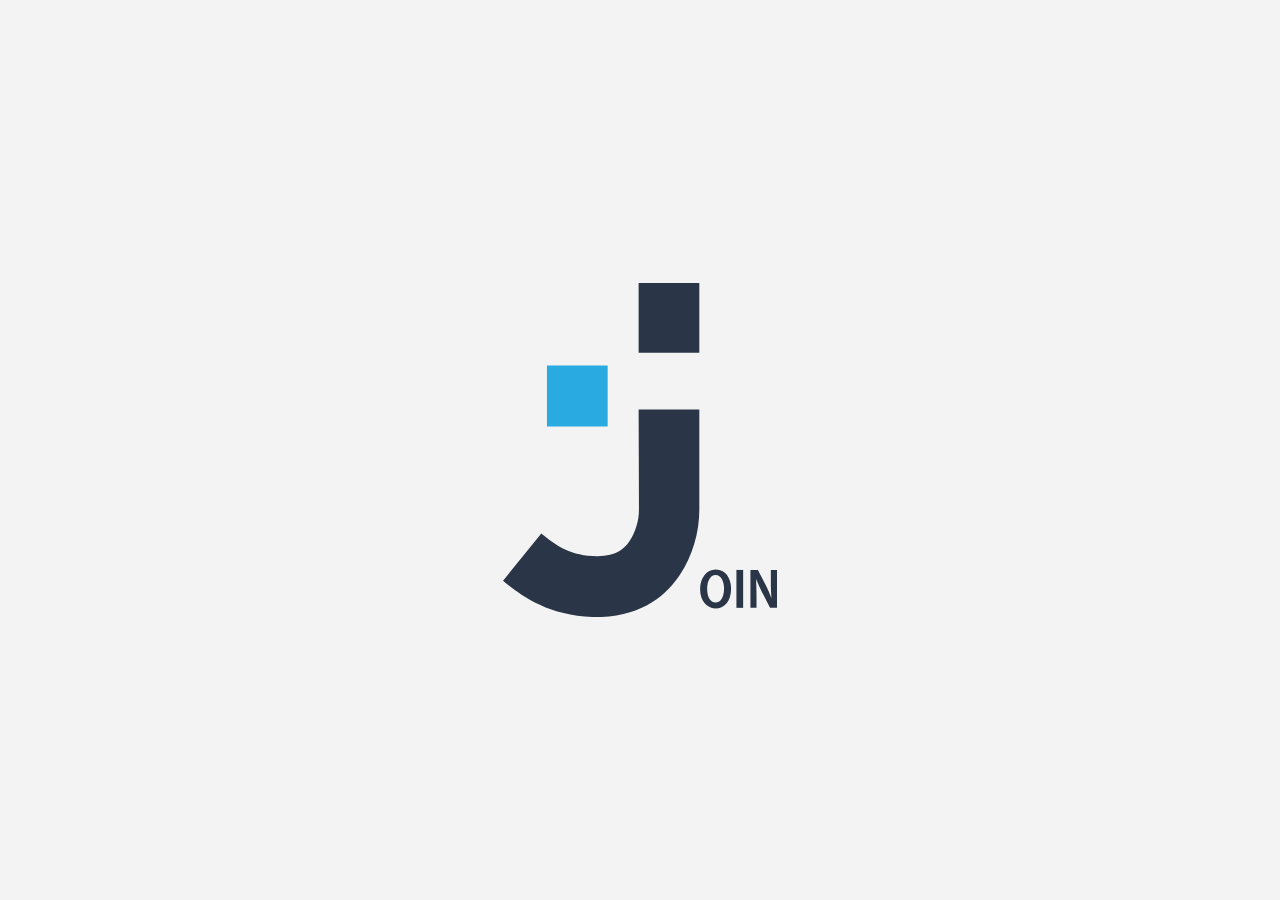
<file: index.html>
<!DOCTYPE html>
<html lang="en">
  <head>
    <meta charset="UTF-8" />
    <meta name="viewport" content="width=device-width, initial-scale=1.0" />
    <link rel="icon" type="image/png" sizes="32x32" href="favicon-32x32.png">
   <link rel="stylesheet" href="./css/general.css">
    <link rel="stylesheet" href="./css/frame.css" />
    <script src="./JS/include.js"></script>
    <script src="./JS/script.js"></script>
    <script src="./JS/main-storage.js"></script>
    <script src="./JS/templates/contactsTemplates.js"></script>
    <script src="./JS/contacts.js"></script>
    <script src="./JS/class_animation.js"></script>
    <script src="./JS/templates/addTaskTemplates.js"></script>
    <script src="./JS/templates/boardTemplates.js"></script>
    <script src="./JS/addTask.js"></script>
    <script src="./JS/board.js"></script>
    <script src="./JS/summary.js"></script>
    <title>Join</title>
  </head>

  <body id="body" onload="backToLogin2(),init(),firstLoad()">
    <div id="overlay-window" class="d-none">
      <div id="contact-slider" class="contact-slider"></div>
    </div>
    <div id="dark-background" class="dark-background d-none" onclick="setSlideOutEffects()"></div>
    <div onclick="slideOutPopupFromBg(event)" id="board-overlay-details" class="board-overlay d-none"></div>
    <div id="page-container">
      <header>
        <div class="header-left">
          <svg id="logo-dark" width="33" height="40" viewBox="0 0 33 40" fill="none" xmlns="http://www.w3.org/2000/svg">
            <path d="M22.9433 0.821777H15.8552V8.97655H22.9433V0.821777Z" fill="#2A3647"/>
            <path d="M15.8558 15.6089H22.9439V27.1099C22.9763 29.8774 22.1887 32.592 20.6812 34.9087C19.1927 37.1596 16.3193 39.8377 11.0032 39.8377C5.21273 39.8377 1.8377 37.0994 0.0166016 35.5988L4.48756 30.0837C6.26504 31.5351 7.9771 32.729 11.0304 32.729C13.3422 32.729 14.2637 31.787 14.8035 30.9655C15.5373 29.8244 15.9169 28.49 15.894 27.1318L15.8558 15.6089Z" fill="#2A3647"/>
            <path d="M12.2406 10.4607H5.15247V17.5804H12.2406V10.4607Z" fill="#29ABE2"/>
            <path d="M26.6573 36.4966C26.6573 38.0136 25.8885 38.8297 24.8144 38.8297C23.7403 38.8297 23.0369 37.8603 23.0369 36.5733C23.0369 35.2862 23.7621 34.2676 24.8744 34.2676C25.9867 34.2676 26.6573 35.2698 26.6573 36.4966ZM23.8602 36.5568C23.8602 37.4714 24.2255 38.1451 24.8526 38.1451C25.4796 38.1451 25.834 37.4331 25.834 36.5021C25.834 35.686 25.5069 34.9193 24.8526 34.9193C24.1983 34.9193 23.8602 35.6587 23.8602 36.5568Z" fill="#2A3647"/>
            <path d="M28.0641 34.3337V38.7589H27.2789V34.3337H28.0641Z" fill="#2A3647"/>
            <path d="M28.9141 38.7589V34.3337H29.7864L30.7243 36.1575C30.9657 36.6343 31.1805 37.1244 31.3676 37.6252C31.3186 37.0776 31.2968 36.4477 31.2968 35.7467V34.3337H32.0165V38.7589H31.2041L30.2554 36.8968C30.0042 36.4077 29.7803 35.9049 29.5847 35.3907C29.5847 35.9384 29.6229 36.5573 29.6229 37.3185V38.7534L28.9141 38.7589Z" fill="#2A3647"/>
            </svg>
          <h3 id="headline">Kanban Project Management Tool</h3>
        </div>
       
        <div id="header-icon-container">
          <svg
            id="help-icon"
            width="20"
            height="20"
            viewBox="0 0 20 20"
            fill="none"
            xmlns="http://www.w3.org/2000/svg"
            onclick="openHelpHTML()"
          >
            <path
              d="M9.95 16C10.3 16 10.5958 15.8792 10.8375 15.6375C11.0792 15.3958 11.2 15.1 11.2 14.75C11.2 14.4 11.0792 14.1042 10.8375 13.8625C10.5958 13.6208 10.3 13.5 9.95 13.5C9.6 13.5 9.30417 13.6208 9.0625 13.8625C8.82083 14.1042 8.7 14.4 8.7 14.75C8.7 15.1 8.82083 15.3958 9.0625 15.6375C9.30417 15.8792 9.6 16 9.95 16ZM10 20C8.61667 20 7.31667 19.7375 6.1 19.2125C4.88333 18.6875 3.825 17.975 2.925 17.075C2.025 16.175 1.3125 15.1167 0.7875 13.9C0.2625 12.6833 0 11.3833 0 10C0 8.61667 0.2625 7.31667 0.7875 6.1C1.3125 4.88333 2.025 3.825 2.925 2.925C3.825 2.025 4.88333 1.3125 6.1 0.7875C7.31667 0.2625 8.61667 0 10 0C11.3833 0 12.6833 0.2625 13.9 0.7875C15.1167 1.3125 16.175 2.025 17.075 2.925C17.975 3.825 18.6875 4.88333 19.2125 6.1C19.7375 7.31667 20 8.61667 20 10C20 11.3833 19.7375 12.6833 19.2125 13.9C18.6875 15.1167 17.975 16.175 17.075 17.075C16.175 17.975 15.1167 18.6875 13.9 19.2125C12.6833 19.7375 11.3833 20 10 20ZM10 18C12.2333 18 14.125 17.225 15.675 15.675C17.225 14.125 18 12.2333 18 10C18 7.76667 17.225 5.875 15.675 4.325C14.125 2.775 12.2333 2 10 2C7.76667 2 5.875 2.775 4.325 4.325C2.775 5.875 2 7.76667 2 10C2 12.2333 2.775 14.125 4.325 15.675C5.875 17.225 7.76667 18 10 18ZM10.1 5.7C10.5167 5.7 10.8792 5.83333 11.1875 6.1C11.4958 6.36667 11.65 6.7 11.65 7.1C11.65 7.46667 11.5375 7.79167 11.3125 8.075C11.0875 8.35833 10.8333 8.625 10.55 8.875C10.1667 9.20833 9.82917 9.575 9.5375 9.975C9.24583 10.375 9.1 10.825 9.1 11.325C9.1 11.5583 9.1875 11.7542 9.3625 11.9125C9.5375 12.0708 9.74167 12.15 9.975 12.15C10.225 12.15 10.4375 12.0667 10.6125 11.9C10.7875 11.7333 10.9 11.525 10.95 11.275C11.0167 10.925 11.1667 10.6125 11.4 10.3375C11.6333 10.0625 11.8833 9.8 12.15 9.55C12.5333 9.18333 12.8625 8.78333 13.1375 8.35C13.4125 7.91667 13.55 7.43333 13.55 6.9C13.55 6.05 13.2042 5.35417 12.5125 4.8125C11.8208 4.27083 11.0167 4 10.1 4C9.46667 4 8.8625 4.13333 8.2875 4.4C7.7125 4.66667 7.275 5.075 6.975 5.625C6.85833 5.825 6.82083 6.0375 6.8625 6.2625C6.90417 6.4875 7.01667 6.65833 7.2 6.775C7.43333 6.90833 7.675 6.95 7.925 6.9C8.175 6.85 8.38333 6.70833 8.55 6.475C8.73333 6.225 8.9625 6.03333 9.2375 5.9C9.5125 5.76667 9.8 5.7 10.1 5.7Z"
              fill="#A8A8A8"
            />
          </svg>
          <div id="user-profile-initials"></div>
        </div>
      </header>

            <div id="main-content-container" class="main-content-container">
                <div class="placeholder"></div>
            </div>

      <div id="sidebar">
        <svg
          id="sidebar-logo"
          width="102"
          height="122"
          viewBox="0 0 102 122"
          fill="none"
          xmlns="http://www.w3.org/2000/svg"
        >
          <path d="M72.655 0H50.4972V25.4923H72.655V0Z" fill="white" />
          <path
            d="M50.4971 46.2251H72.655V82.1779C72.7562 90.8292 70.2941 99.3153 65.5815 106.557C60.9284 113.594 51.9459 121.966 35.3275 121.966C17.2263 121.966 6.67577 113.406 0.98291 108.715L14.9594 91.4743C20.5159 96.0112 25.8679 99.7435 35.4128 99.7435C42.6396 99.7435 45.5202 96.7988 47.2076 94.2307C49.5015 90.6637 50.6881 86.4923 50.6165 82.2464L50.4971 46.2251Z"
            fill="white"
          />
          <path
            d="M39.1967 30.132H17.0388V52.3885H39.1967V30.132Z"
            fill="#29ABE2"
          />
          <path
            d="M84.2622 111.522C84.2622 116.265 81.859 118.816 78.5012 118.816C75.1434 118.816 72.9447 115.785 72.9447 111.762C72.9447 107.739 75.2116 104.554 78.6887 104.554C82.1658 104.554 84.2622 107.687 84.2622 111.522ZM75.5184 111.711C75.5184 114.57 76.6604 116.676 78.6205 116.676C80.5806 116.676 81.6885 114.45 81.6885 111.539C81.6885 108.989 80.6659 106.592 78.6205 106.592C76.5752 106.592 75.5184 108.903 75.5184 111.711Z"
            fill="white"
          />
          <path
            d="M88.6597 104.76V118.593H86.2053V104.76H88.6597Z"
            fill="white"
          />
          <path
            d="M91.3187 118.593V104.76H94.0458L96.9775 110.461C97.7322 111.952 98.4036 113.483 98.9887 115.049C98.8353 113.337 98.7672 111.368 98.7672 109.177V104.76H101.017V118.593H98.4774L95.5117 112.772C94.7265 111.243 94.0266 109.671 93.4152 108.064C93.4152 109.776 93.5345 111.711 93.5345 114.09V118.576L91.3187 118.593Z"
            fill="white"
          />
        </svg>
        <div id="sidebar-nav">
          <div
            class="sidebar-nav-element"
            id="sidebar-nav-summary"
            onclick="initSummaryHTML()"
          >
            <svg
              class="sidebar-nav-icon"
              width="26"
              height="26"
              viewBox="0 0 26 26"
              fill="none"
              xmlns="http://www.w3.org/2000/svg"
            >
              <path
                d="M23.2273 0.483032H2.77273H2.5C1.39543 0.483032 0.5 1.37876 0.5 2.48333C0.5 2.66313 0.5 2.7905 0.5 2.823V23.2775V23.483C0.5 24.5876 1.39572 25.483 2.50029 25.483C2.64377 25.483 2.74401 25.483 2.77272 25.483H23.2273C23.256 25.483 23.3562 25.483 23.4997 25.483C24.6043 25.483 25.5 24.5871 25.5 23.4825C25.5 23.3757 25.5 23.3019 25.5 23.2775V2.82297C25.5 2.79047 25.5 2.66311 25.5 2.48333C25.5 1.37876 24.6043 0.483032 23.4997 0.483032C23.3562 0.483032 23.256 0.483032 23.2273 0.483032ZM15.2727 23.2775H2.77273V14.1866H15.2727V23.2775ZM15.2727 11.9139H2.77273V2.823L15.2727 2.82297V11.9139ZM23.2273 23.2775H17.5455V2.823H23.2273V23.2775Z"
                fill="#CDCDCD"
              />
            </svg>
            Summary
          </div>
          <div
            class="sidebar-nav-element sidebar-element-active"
            id="sidebar-nav-tasks"
            onclick="initAddTaskHTML()"
          >
            <svg
              width="26"
              height="26"
              viewBox="0 0 26 26"
              fill="none"
              xmlns="http://www.w3.org/2000/svg"
            >
              <path
                d="M2.62652 25.1853C1.95579 25.1853 1.38161 24.9465 0.903963 24.4688C0.426321 23.9912 0.1875 23.417 0.1875 22.7462V5.67308C0.1875 5.00235 0.426321 4.42816 0.903963 3.95052C1.38161 3.47287 1.95579 3.23405 2.62652 3.23405H13.5107L11.0716 5.67308H2.62652V22.7462H19.6997V14.2706L22.1387 11.8316V22.7462C22.1387 23.417 21.8999 23.9912 21.4223 24.4688C20.9446 24.9465 20.3704 25.1853 19.6997 25.1853H2.62652ZM16.2546 3.93527L17.9924 5.64259L9.9436 13.6914V15.4292H11.6509L19.7302 7.34991L21.468 9.05722L13.3887 17.1365C13.1651 17.3601 12.906 17.5379 12.6113 17.67C12.3166 17.8021 12.0066 17.8682 11.6814 17.8682H8.72409C8.37856 17.8682 8.08892 17.7513 7.85518 17.5176C7.62144 17.2839 7.50457 16.9942 7.50457 16.6487V13.6914C7.50457 13.3662 7.56555 13.0562 7.6875 12.7615C7.80945 12.4668 7.98222 12.2076 8.20579 11.9841L16.2546 3.93527ZM21.468 9.05722L16.2546 3.93527L19.3034 0.886492C19.7912 0.398688 20.3755 0.154785 21.0564 0.154785C21.7373 0.154785 22.3115 0.398688 22.779 0.886492L24.4863 2.6243C24.9538 3.09178 25.1875 3.66088 25.1875 4.33161C25.1875 5.00235 24.9538 5.57145 24.4863 6.03893L21.468 9.05722Z"
                fill="#CDCDCD"
              />
            </svg>
            Add Task
          </div>
          <div
            class="sidebar-nav-element"
            id="sidebar-nav-board"
            onclick="initBoardHTML()"
          >
            <svg
              width="30"
              height="26"
              viewBox="0 0 30 26"
              fill="none"
              xmlns="http://www.w3.org/2000/svg"
            >
              <path
                d="M22.9544 2.75564L22.9545 23.21C22.9538 23.8125 22.7142 24.3903 22.2881 24.8163C21.862 25.2424 21.2843 25.4821 20.6817 25.4827L16.1363 25.4827C15.5338 25.4821 14.956 25.2424 14.53 24.8163C14.1039 24.3903 13.8642 23.8125 13.8636 23.21L13.8636 2.75564C13.8642 2.15306 14.1039 1.57534 14.53 1.14926C14.956 0.723172 15.5338 0.483533 16.1363 0.48293L20.6817 0.48293C21.2843 0.483533 21.862 0.723172 22.2881 1.14926C22.7142 1.57534 22.9538 2.15306 22.9544 2.75564ZM16.1363 23.21L20.6817 23.21L20.6817 2.75564L16.1363 2.75564L16.1363 23.21ZM16.1363 2.75564L16.1363 23.21C16.1357 23.8125 15.8961 24.3902 15.47 24.8163C15.0439 25.2424 14.4662 25.482 13.8636 25.4826L9.31823 25.4826C8.71566 25.482 8.13794 25.2424 7.71185 24.8163C7.28577 24.3902 7.04613 23.8125 7.04553 23.2099L7.04553 2.75561C7.04613 2.15304 7.28577 1.57532 7.71185 1.14923C8.13793 0.723148 8.71566 0.483513 9.31823 0.48291L13.8636 0.48291C14.4662 0.483512 15.0439 0.723148 15.47 1.14923C15.8961 1.57532 16.1357 2.15306 16.1363 2.75564ZM9.31823 23.2099L13.8636 23.21L13.8636 2.75564L9.31823 2.75561L9.31823 23.2099ZM9.31823 2.75561L9.31823 23.2099C9.31763 23.8125 9.07799 24.3902 8.65191 24.8163C8.22582 25.2424 7.6481 25.482 7.04553 25.4826L2.50012 25.4826C1.89755 25.482 1.31983 25.2424 0.893741 24.8163C0.467657 24.3902 0.228019 23.8125 0.227417 23.2099L0.227416 2.75561C0.228018 2.15304 0.467656 1.57532 0.89374 1.14923C1.31982 0.723148 1.89755 0.483513 2.50012 0.48291L7.04553 0.48291C7.6481 0.483513 8.22582 0.723148 8.6519 1.14923C9.07799 1.57532 9.31763 2.15304 9.31823 2.75561ZM2.50012 23.2099L7.04553 23.2099L7.04553 2.75561L2.50012 2.75561L2.50012 23.2099Z"
                fill="#CDCDCD"
              />
              <path
                d="M29.7726 2.75589L29.7726 23.2102C29.772 23.8128 29.5323 24.3905 29.1062 24.8166C28.6802 25.2427 28.1024 25.4823 27.4999 25.4829L22.9545 25.4829C22.3519 25.4823 21.7742 25.2427 21.3481 24.8166C20.922 24.3905 20.6824 23.8125 20.6817 23.21L20.6817 2.75564C20.6823 2.15306 20.922 1.57559 21.3481 1.14951C21.7742 0.723424 22.3519 0.483787 22.9544 0.483184L27.4999 0.483184C28.1024 0.483786 28.6801 0.723424 29.1062 1.14951C29.5323 1.57559 29.772 2.15331 29.7726 2.75589ZM22.9545 23.21L27.4999 23.2102L27.4999 2.75589L22.9544 2.75564L22.9545 23.21Z"
                fill="#CDCDCD"
              />
            </svg>
            Board
          </div>
          <div
            class="sidebar-nav-element"
            id="sidebar-nav-contacts"
            onclick="initContactsHTML()"
          >
            <svg
              width="24"
              height="26"
              viewBox="0 0 24 26"
              fill="none"
              xmlns="http://www.w3.org/2000/svg"
            >
              <path
                d="M12 20.4829C10.8333 20.4829 9.71875 20.6652 8.65625 21.0298C7.59375 21.3944 6.625 21.9412 5.75 22.6704V22.9829H18.25V22.6704C17.375 21.9412 16.4062 21.3944 15.3438 21.0298C14.2812 20.6652 13.1667 20.4829 12 20.4829ZM3.25 21.5454C4.375 20.4412 5.68229 19.5715 7.17188 18.936C8.66146 18.3006 10.2708 17.9829 12 17.9829C13.7292 17.9829 15.3385 18.3006 16.8281 18.936C18.3177 19.5715 19.625 20.4412 20.75 21.5454V5.48291H3.25V21.5454ZM12 15.4829C10.7917 15.4829 9.76042 15.0558 8.90625 14.2017C8.05208 13.3475 7.625 12.3162 7.625 11.1079C7.625 9.89958 8.05208 8.86833 8.90625 8.01416C9.76042 7.15999 10.7917 6.73291 12 6.73291C13.2083 6.73291 14.2396 7.15999 15.0938 8.01416C15.9479 8.86833 16.375 9.89958 16.375 11.1079C16.375 12.3162 15.9479 13.3475 15.0938 14.2017C14.2396 15.0558 13.2083 15.4829 12 15.4829ZM12 12.9829C12.5208 12.9829 12.9635 12.8006 13.3281 12.436C13.6927 12.0715 13.875 11.6287 13.875 11.1079C13.875 10.5871 13.6927 10.1444 13.3281 9.77979C12.9635 9.4152 12.5208 9.23291 12 9.23291C11.4792 9.23291 11.0365 9.4152 10.6719 9.77979C10.3073 10.1444 10.125 10.5871 10.125 11.1079C10.125 11.6287 10.3073 12.0715 10.6719 12.436C11.0365 12.8006 11.4792 12.9829 12 12.9829ZM3.25 25.4829C2.5625 25.4829 1.97396 25.2381 1.48438 24.7485C0.994792 24.259 0.75 23.6704 0.75 22.9829V5.48291C0.75 4.79541 0.994792 4.20687 1.48438 3.71729C1.97396 3.2277 2.5625 2.98291 3.25 2.98291H4.5V0.48291H7V2.98291H17V0.48291H19.5V2.98291H20.75C21.4375 2.98291 22.026 3.2277 22.5156 3.71729C23.0052 4.20687 23.25 4.79541 23.25 5.48291V22.9829C23.25 23.6704 23.0052 24.259 22.5156 24.7485C22.026 25.2381 21.4375 25.4829 20.75 25.4829H3.25Z"
                fill="#CDCDCD"
              />
            </svg>
            Contacts
          </div>
        </div>
        <div class="sidebar-links">
          <a id="sidePrivacy"
            class="sidebar-link-element"
            href="#"
            onclick="openPrivacyPolicyHTML()"
            >Privacy Policy</a
          >
          <a id="sideLegal"
            class="sidebar-link-element"
            href="#"
            onclick="openLegalNoticeHTML()"
            >Legal notice</a
          >
        </div>
    </body>
</html>
</file>
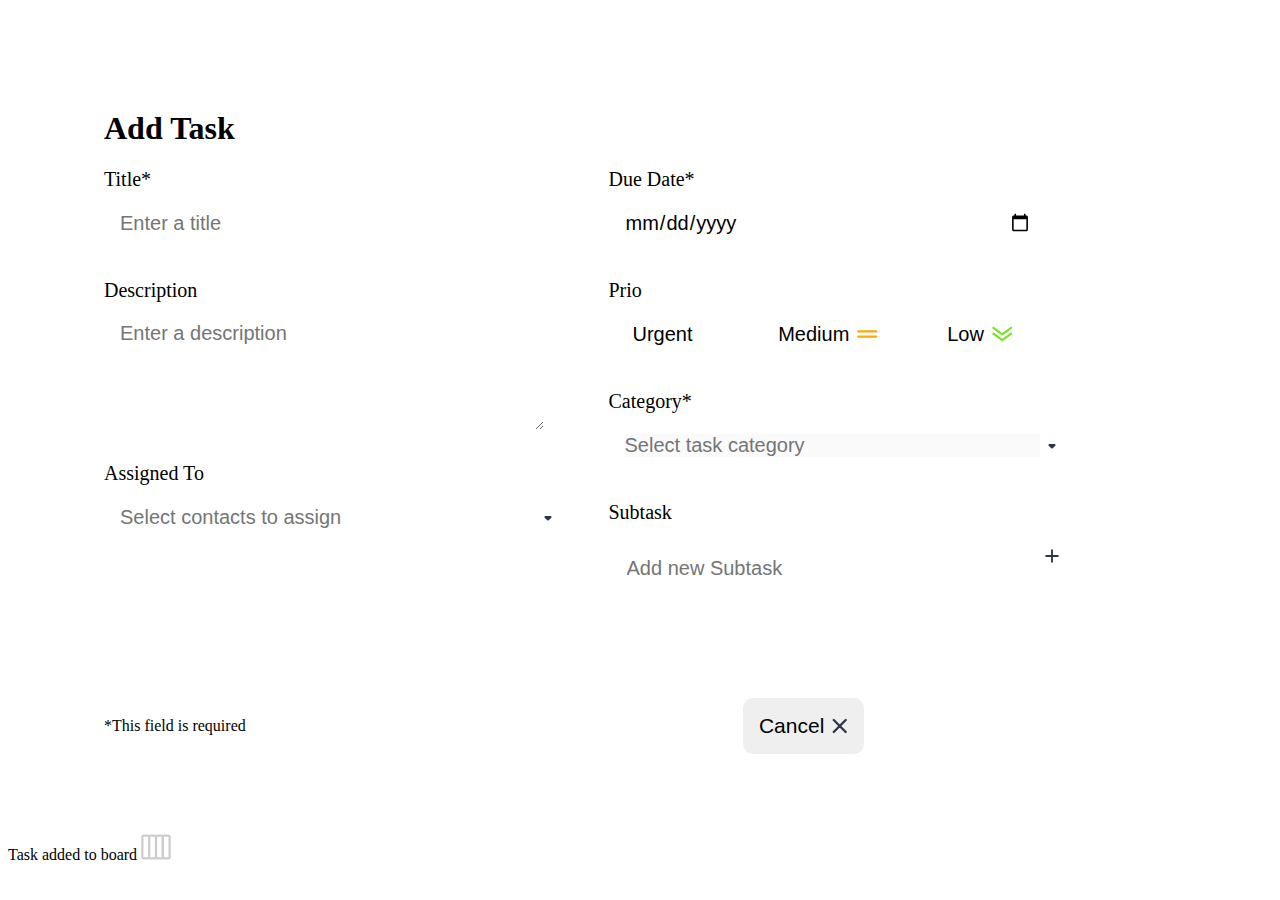
<file: addTask.html>
<!-- <!DOCTYPE html>
<html lang="en"> -->
  <!-- <head>
    <meta charset="UTF-8" />
    <meta name="viewport" content="width=device-width, initial-scale=1.0" />
    <link rel="stylesheet" href="./css/addTask.css" />
    <title>Add Task</title>
  </head> -->

  <!-- <body onload="addTaskInit();"> -->
    <link rel="stylesheet" href="./css/addTask.css" />
    <div id="content-container">
      <h1 class="addTask-headline">Add Task</h1>

      <form id="addTask-form" onsubmit="createTask(event); return false;">
        <div class="addTask-column-wrapper">
          <div class="addTask-column left-column">
            <div class="addTask-input-element">
              <label class="addTask-label required" for="addTask-input-title">Title</label>
              <input name="title" class="addTask-inputField" type="text" id="addTask-input-title" placeholder="Enter a title" required />
            </div>
            <div class="addTask-input-element">
              <label class="addTask-label" for="addTask-input-description">Description</label>
              <textarea
                name="description"
                class="addTask-inputField addTask-textarea"
                type="text"
                id="addTask-input-description"
                placeholder="Enter a description"
              ></textarea>
            </div>

            <!-- Contacts -->
            <div class="addTask-input-element mb-12">
              <label class="addTask-label" for="addTask-search-assign">Assigned To</label>
              <div id="addTask-assigned" class="addTask-inputField addTask-assigned">
                <input
                  onblur="clearOutlineBlue('addTask-assigned')"
                  onfocus="setOutlineBlue('addTask-assigned')"
                  onkeyup="setFilter()"
                  class="addTask-searchField"
                  type="text"
                  id="addTask-search-assign"
                  placeholder="Select contacts to assign"
                />
                <div class="addTask-round-btn-frame">
                  <img
                    id="arrow-contacts"
                    onclick="contactsDropdown.toggle()"
                    class="addTask-arrow-btn"
                    src="./img/icons/arrow-down-small.svg"
                    alt=""
                  />
                </div>
                <div class="addTask-dropdown-container contacts d-none" id="contact-dropdown-container">
                  <!-- Will be rendered -->
                </div>
              </div>
            </div>
            <div class="addTask-badges-container" id="contact-badges-container">
              <!-- Will be rendered -->
            </div>
          </div>
          <div class="addTask-separator"></div>
          <div class="addTask-column right-column">
            <div class="addTask-input-element">
              <label class="addTask-label required" for="addTask-input-date">Due Date</label>
              <input class="addTask-inputField" type="date" id="addTask-input-date" placeholder="dd/mm/yy" required />
            </div>

            <!-- Urgent, Medium, Low - Prio -->
            <div class="addTask-input-element">
              <div class="addTask-label">Prio</div>
              <div class="addTask-btn-container" id="addTask-input-prio">
                <div onclick="selectPrio('urgent')" id="addTask-prio-urgent" class="addTask-prio-btn urgent">
                  Urgent
                  <svg width="35" height="26" viewBox="0 0 35 26" fill="none" xmlns="http://www.w3.org/2000/svg">
                    <path
                      d="M32.8709 25.1626C32.4699 25.1633 32.0792 25.0337 31.7563 24.7929L17.6511 14.263L3.54584 24.7929C3.34781 24.941 3.1229 25.0482 2.88394 25.1084C2.64497 25.1685 2.39664 25.1805 2.15312 25.1435C1.9096 25.1066 1.67566 25.0214 1.46465 24.893C1.25365 24.7645 1.06971 24.5953 0.923347 24.3949C0.776981 24.1945 0.671052 23.9669 0.611608 23.7251C0.552165 23.4832 0.54037 23.2319 0.576898 22.9855C0.65067 22.4878 0.916792 22.0402 1.31672 21.7411L16.5365 10.3677C16.8591 10.126 17.2498 9.99561 17.6511 9.99561C18.0524 9.99561 18.4431 10.126 18.7657 10.3677L33.9855 21.7411C34.3033 21.9781 34.5389 22.3106 34.6588 22.6912C34.7788 23.0718 34.7768 23.481 34.6532 23.8604C34.5296 24.2398 34.2907 24.57 33.9706 24.8039C33.6506 25.0377 33.2657 25.1633 32.8709 25.1626Z"
                      fill="white"
                    />
                    <path
                      d="M32.8708 15.2109C32.4697 15.2116 32.0791 15.082 31.7562 14.8413L17.651 4.31139L3.54572 14.8413C3.1458 15.1404 2.64482 15.2665 2.15301 15.1919C1.6612 15.1172 1.21883 14.8479 0.923233 14.4432C0.627633 14.0385 0.503012 13.5315 0.576784 13.0339C0.650556 12.5362 0.916678 12.0885 1.31661 11.7894L16.5364 0.415997C16.859 0.174366 17.2497 0.0439453 17.651 0.0439453C18.0523 0.0439453 18.443 0.174366 18.7655 0.415997L33.9854 11.7894C34.3031 12.0264 34.5388 12.359 34.6587 12.7396C34.7786 13.1202 34.7767 13.5294 34.6531 13.9088C34.5295 14.2882 34.2906 14.6184 33.9705 14.8522C33.6505 15.0861 33.2656 15.2116 32.8708 15.2109Z"
                      fill="white"
                    />
                  </svg>
                </div>
                <div onclick="selectPrio('medium')" id="addTask-prio-medium" class="addTask-prio-btn medium">
                  Medium
                  <svg width="21" height="8" viewBox="0 0 21 8" fill="none" xmlns="http://www.w3.org/2000/svg">
                    <path
                      d="M19.1526 7.72528H1.34443C1.05378 7.72528 0.775033 7.60898 0.569514 7.40197C0.363995 7.19495 0.248535 6.91419 0.248535 6.62143C0.248535 6.32867 0.363995 6.0479 0.569514 5.84089C0.775033 5.63388 1.05378 5.51758 1.34443 5.51758H19.1526C19.4433 5.51758 19.722 5.63388 19.9276 5.84089C20.1331 6.0479 20.2485 6.32867 20.2485 6.62143C20.2485 6.91419 20.1331 7.19495 19.9276 7.40197C19.722 7.60898 19.4433 7.72528 19.1526 7.72528Z"
                      fill="#FFA800"
                    />
                    <path
                      d="M19.1526 2.48211H1.34443C1.05378 2.48211 0.775033 2.36581 0.569514 2.1588C0.363995 1.95179 0.248535 1.67102 0.248535 1.37826C0.248535 1.0855 0.363995 0.804736 0.569514 0.597724C0.775033 0.390712 1.05378 0.274414 1.34443 0.274414L19.1526 0.274414C19.4433 0.274414 19.722 0.390712 19.9276 0.597724C20.1331 0.804736 20.2485 1.0855 20.2485 1.37826C20.2485 1.67102 20.1331 1.95179 19.9276 2.1588C19.722 2.36581 19.4433 2.48211 19.1526 2.48211Z"
                      fill="#FFA800"
                    />
                  </svg>
                </div>
                <div onclick="selectPrio('low')" id="addTask-prio-low" class="addTask-prio-btn low">
                  Low
                  <svg width="21" height="16" viewBox="0 0 21 16" fill="none" xmlns="http://www.w3.org/2000/svg">
                    <path
                      d="M10.2485 9.50589C10.0139 9.5063 9.7854 9.43145 9.59655 9.29238L0.693448 2.72264C0.57761 2.63708 0.47977 2.52957 0.405515 2.40623C0.33126 2.28289 0.282043 2.14614 0.260675 2.00379C0.217521 1.71631 0.290421 1.42347 0.463337 1.1897C0.636253 0.955928 0.895022 0.800371 1.18272 0.757248C1.47041 0.714126 1.76347 0.786972 1.99741 0.95976L10.2485 7.04224L18.4997 0.95976C18.6155 0.874204 18.7471 0.812285 18.8869 0.777538C19.0266 0.742791 19.1719 0.735896 19.3144 0.757248C19.4568 0.7786 19.5937 0.82778 19.7171 0.901981C19.8405 0.976181 19.9481 1.07395 20.0337 1.1897C20.1194 1.30545 20.1813 1.43692 20.2161 1.57661C20.2509 1.71629 20.2578 1.86145 20.2364 2.00379C20.215 2.14614 20.1658 2.28289 20.0916 2.40623C20.0173 2.52957 19.9195 2.63708 19.8036 2.72264L10.9005 9.29238C10.7117 9.43145 10.4831 9.5063 10.2485 9.50589Z"
                      fill="#7AE229"
                    />
                    <path
                      d="M10.2485 15.2544C10.0139 15.2548 9.7854 15.18 9.59655 15.0409L0.693448 8.47117C0.459502 8.29839 0.30383 8.03981 0.260675 7.75233C0.217521 7.46485 0.290421 7.17201 0.463337 6.93824C0.636253 6.70446 0.895021 6.54891 1.18272 6.50578C1.47041 6.46266 1.76347 6.53551 1.99741 6.7083L10.2485 12.7908L18.4997 6.7083C18.7336 6.53551 19.0267 6.46266 19.3144 6.50578C19.602 6.54891 19.8608 6.70446 20.0337 6.93824C20.2066 7.17201 20.2795 7.46485 20.2364 7.75233C20.1932 8.03981 20.0376 8.29839 19.8036 8.47117L10.9005 15.0409C10.7117 15.18 10.4831 15.2548 10.2485 15.2544Z"
                      fill="#7AE229"
                    />
                  </svg>
                </div>
              </div>
            </div>

            <!-- Category -->
            <div class="addTask-input-element">
              <label class="addTask-label required" for="addTask-category">Category</label>
              <div id="category-container" class="addTask-inputField addTask-assigned">
                <input disabled class="addTask-searchField" type="text" id="addTask-category" placeholder="Select task category" required />
                <div class="addTask-round-btn-frame">
                  <img
                    id="arrow-category"
                    onclick="categoryDropdown.toggle()"
                    class="addTask-arrow-btn"
                    src="./img/icons/arrow-down-small.svg"
                    alt=""
                  />
                </div>
                <div class="addTask-dropdown-container d-none" id="category-dropdown-container">
                  <div onclick="selectCategory(event)" class="category-element">
                    <p class="addTask-dropdown-text">Technical Task</p>
                  </div>
                  <div onclick="selectCategory(event)" class="category-element">
                    <p class="addTask-dropdown-text">User Story</p>
                  </div>
                </div>
              </div>
            </div>

            <!-- Subtasks -->
            <div class="addTask-input-element">
              <label class="addTask-label" for="addTask-subtask-input">Subtask</label>
              <div ondblclick="enableSubtaskInput()" class="addTask-inputField-subtask">
                <input
                  onkeydown="createTaskEnter(event)"
                  readonly="true"
                  class="addTask-inputField-sub"
                  type="text"
                  id="addTask-subtask-input"
                  placeholder="Add new Subtask"
                />

                <div id="addTask-delete-accept-container" class="addTask-delete-accept-container d-none">
                  <div class="addTask-round-btn-frame">
                    <img onclick="disableSubtaskInput()" class="addTask-add-btn" src="./img/icons/cancel.svg" alt="" />
                  </div>
                  <div onclick="createSubtask()" class="addTask-round-btn-frame">
                    <img class="addTask-add-btn" src="./img/icons/checked.svg" alt="" />
                  </div>
                </div>

                <div onclick="enableSubtaskInput()" class="addTask-round-btn-frame" id="addTask-button-plus">
                  <img class="addTask-add-btn" src="./img/icons/add.svg" alt="" />
                </div>
              </div>
            </div>

            <div class="addTask-subtask-container" id="addTask-subtask-container"></div>
          </div>
        </div>

        <div class="addTask-controls">
          <p class="addTask-hint">This field is required</p>
          <div class="addTask-control-btn-container">
            <button onclick="clearForm()" type="reset" class="addTask-control-btn cancel-btn">
              Cancel
              <svg class="cancel-svg" width="13" height="14" viewBox="0 0 13 14" fill="none" xmlns="http://www.w3.org/2000/svg">
                <path
                  d="M6.24953 7.00008L11.4925 12.2431M1.00653 12.2431L6.24953 7.00008L1.00653 12.2431ZM11.4925 1.75708L6.24853 7.00008L11.4925 1.75708ZM6.24853 7.00008L1.00653 1.75708L6.24853 7.00008Z"
                  stroke="#2A3647"
                  stroke-width="2"
                  stroke-linecap="round"
                  stroke-linejoin="round"
                />
              </svg>
            </button>
            <button id="addTask-submit-btn" type="submit" class="addTask-control-btn create-btn">
              Create Task
              <svg class="create-svg" width="38" height="30" viewBox="0 0 38 30" fill="none" xmlns="http://www.w3.org/2000/svg">
                <path
                  d="M4.02832 15.0001L15.2571 26.0662L33.9717 3.93408"
                  stroke="white"
                  stroke-width="7"
                  stroke-linecap="round"
                  stroke-linejoin="round"
                />
              </svg>
            </button>
          </div>
        </div>
      </form>
    </div>
    <div onclick="slideOutPopupFromBg(event)" id="board-overlay-details" class="board-overlay d-none"></div>

    <div id="page-overlay">
      <div id="task-confirmation-container" class="confirmation-container">
        <span>Task added to board</span>
        <svg width="30" height="26" viewBox="0 0 30 26" fill="none" xmlns="http://www.w3.org/2000/svg">
          <path
            d="M22.9544 2.75564L22.9545 23.21C22.9538 23.8125 22.7142 24.3903 22.2881 24.8163C21.862 25.2424 21.2843 25.4821 20.6817 25.4827L16.1363 25.4827C15.5338 25.4821 14.956 25.2424 14.53 24.8163C14.1039 24.3903 13.8642 23.8125 13.8636 23.21L13.8636 2.75564C13.8642 2.15306 14.1039 1.57534 14.53 1.14926C14.956 0.723172 15.5338 0.483533 16.1363 0.48293L20.6817 0.48293C21.2843 0.483533 21.862 0.723172 22.2881 1.14926C22.7142 1.57534 22.9538 2.15306 22.9544 2.75564ZM16.1363 23.21L20.6817 23.21L20.6817 2.75564L16.1363 2.75564L16.1363 23.21ZM16.1363 2.75564L16.1363 23.21C16.1357 23.8125 15.8961 24.3902 15.47 24.8163C15.0439 25.2424 14.4662 25.482 13.8636 25.4826L9.31823 25.4826C8.71566 25.482 8.13794 25.2424 7.71185 24.8163C7.28577 24.3902 7.04613 23.8125 7.04553 23.2099L7.04553 2.75561C7.04613 2.15304 7.28577 1.57532 7.71185 1.14923C8.13793 0.723148 8.71566 0.483513 9.31823 0.48291L13.8636 0.48291C14.4662 0.483512 15.0439 0.723148 15.47 1.14923C15.8961 1.57532 16.1357 2.15306 16.1363 2.75564ZM9.31823 23.2099L13.8636 23.21L13.8636 2.75564L9.31823 2.75561L9.31823 23.2099ZM9.31823 2.75561L9.31823 23.2099C9.31763 23.8125 9.07799 24.3902 8.65191 24.8163C8.22582 25.2424 7.6481 25.482 7.04553 25.4826L2.50012 25.4826C1.89755 25.482 1.31983 25.2424 0.893741 24.8163C0.467657 24.3902 0.228019 23.8125 0.227417 23.2099L0.227416 2.75561C0.228018 2.15304 0.467656 1.57532 0.89374 1.14923C1.31982 0.723148 1.89755 0.483513 2.50012 0.48291L7.04553 0.48291C7.6481 0.483513 8.22582 0.723148 8.6519 1.14923C9.07799 1.57532 9.31763 2.15304 9.31823 2.75561ZM2.50012 23.2099L7.04553 23.2099L7.04553 2.75561L2.50012 2.75561L2.50012 23.2099Z"
            fill="#CDCDCD"
          />
          <path
            d="M29.7726 2.75589L29.7726 23.2102C29.772 23.8128 29.5323 24.3905 29.1062 24.8166C28.6802 25.2427 28.1024 25.4823 27.4999 25.4829L22.9545 25.4829C22.3519 25.4823 21.7742 25.2427 21.3481 24.8166C20.922 24.3905 20.6824 23.8125 20.6817 23.21L20.6817 2.75564C20.6823 2.15306 20.922 1.57559 21.3481 1.14951C21.7742 0.723424 22.3519 0.483787 22.9544 0.483184L27.4999 0.483184C28.1024 0.483786 28.6801 0.723424 29.1062 1.14951C29.5323 1.57559 29.772 2.15331 29.7726 2.75589ZM22.9545 23.21L27.4999 23.2102L27.4999 2.75589L22.9544 2.75564L22.9545 23.21Z"
            fill="#CDCDCD"
          />
        </svg>
      </div>
    </div>
  <!-- </body> -->
<!-- </html> -->
</file>
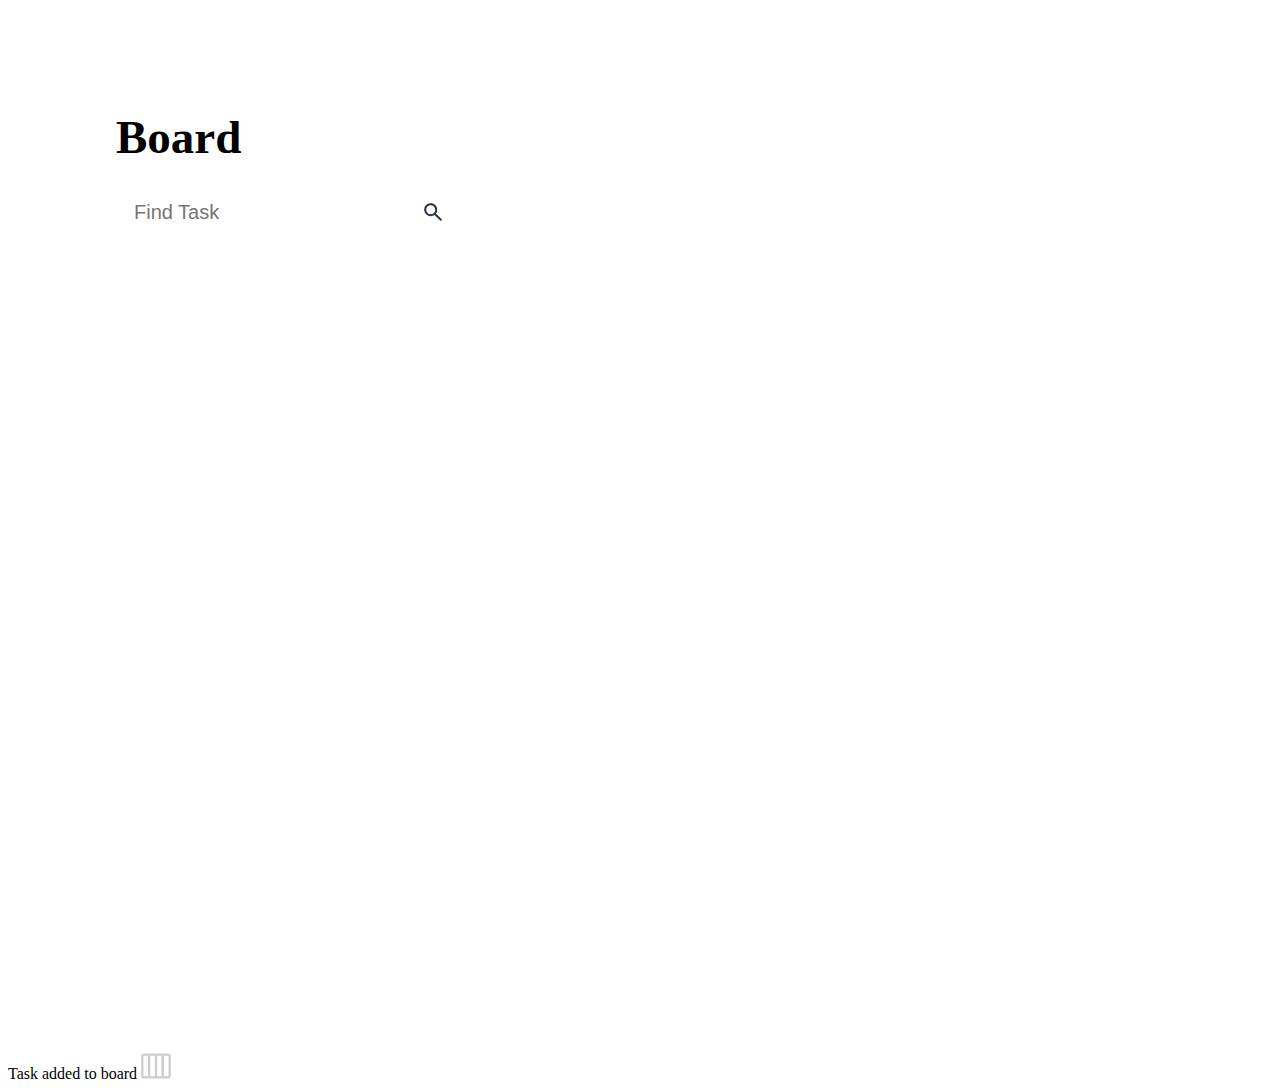
<file: board.html>
<!DOCTYPE html>
<html lang="en">
    <!-- <head>
        <meta charset="UTF-8" />
        <meta name="viewport" content="width=device-width, initial-scale=1.0" />
        <link rel="stylesheet" href="./css/board.css" />
        <link rel="stylesheet" href="./css/addTask.css" />
        <title>Board</title>
    </head> -->

    <link rel="stylesheet" href="./css/board.css" />
    <link rel="stylesheet" href="./css/addTask.css" />

    <body>
        <div id="board-content-container">
            <div class="board-headline-menu">
                <div class="board-headline">
                    <h1>Board</h1>
                    <div onclick="openAddTaskPopup('todo')" class="board-addTask-control control-mobile">
                        <svg width="20" height="20" viewBox="0 0 20 20" fill="none" xmlns="http://www.w3.org/2000/svg">
                            <path
                                d="M8.66602 11.3327H0.666016V8.66602H8.66602V0.666016H11.3327V8.66602H19.3327V11.3327H11.3327V19.3327H8.66602V11.3327Z"
                                fill="white"
                            />
                        </svg>
                    </div>
                </div>

                <div class="board-controller">
                    <div class="board-search">
                        <input
                            id="board-search"
                            onkeyup="findTask()"
                            onblur="clearOutlineBlue('board-search')"
                            onfocus="setOutlineBlue('board-search')"
                            type="text"
                            placeholder="Find Task"
                        />
                        <div class="board-search-btn-frame">
                            <div class="board-round-btn-frame">
                                <img class="addTask-arrow-btn" src="./img/icons/search.svg" alt="" />
                            </div>
                        </div>
                    </div>
                    <button onclick="openAddTaskPopup('todo')" class="board-btn-addTask">
                        Add Task
                        <svg width="18" height="18" viewBox="0 0 20 20" fill="none" xmlns="http://www.w3.org/2000/svg">
                            <path
                                d="M8.66602 11.3327H0.666016V8.66602H8.66602V0.666016H11.3327V8.66602H19.3327V11.3327H11.3327V19.3327H8.66602V11.3327Z"
                                fill="white"
                            />
                        </svg>
                    </button>
                </div>
            </div>

            <div id="board-column" class="board-column-container">
                <!-- TODO -->
                <div id="column-todo" class="board-column">
                    <div class="board-column-header">
                        <p class="board-colum-headline">todo</p>
                        <div onclick="openAddTaskPopup('todo')" class="board-addTask-control">
                            <svg width="20" height="20" viewBox="0 0 20 20" fill="none" xmlns="http://www.w3.org/2000/svg">
                                <path
                                    d="M8.66602 11.3327H0.666016V8.66602H8.66602V0.666016H11.3327V8.66602H19.3327V11.3327H11.3327V19.3327H8.66602V11.3327Z"
                                    fill="#2A3647"
                                />
                            </svg>
                        </div>
                    </div>

                    <div
                        id="todo-card-container"
                        class="card-container"
                        ondragstart="avoidGhostCard(event)"
                        ondrop="drop(event)"
                        ondragover="allowDrop(event), showGhostcard();"
                    >
                        <div class="board-column-noTask">No Tasks To Do</div>
                    </div>
                </div>
                <!-- inProgress -->
                <div id="column-inProgress" class="board-column">
                    <div class="board-column-header">
                        <p class="board-colum-headline">in progress</p>
                        <div onclick="openAddTaskPopup('inProgress')" class="board-addTask-control">
                            <svg width="20" height="20" viewBox="0 0 20 20" fill="none" xmlns="http://www.w3.org/2000/svg">
                                <path
                                    d="M8.66602 11.3327H0.666016V8.66602H8.66602V0.666016H11.3327V8.66602H19.3327V11.3327H11.3327V19.3327H8.66602V11.3327Z"
                                    fill="#2A3647"
                                />
                            </svg>
                        </div>
                    </div>

                    <div
                        id="inProgress-card-container"
                        class="card-container"
                        ondragstart="avoidGhostCard(event)"
                        ondrop="drop(event)"
                        ondragover="allowDrop(event), showGhostcard()"
                    >
                        <div class="board-column-noTask">No Tasks in Progress</div>
                    </div>
                </div>
                <!-- await Feedback -->
                <div id="column-awaitFeedback" class="board-column">
                    <div class="board-column-header">
                        <p class="board-colum-headline">Await feedback</p>
                        <div onclick="openAddTaskPopup('awaitFeedback')" class="board-addTask-control">
                            <svg width="20" height="20" viewBox="0 0 20 20" fill="none" xmlns="http://www.w3.org/2000/svg">
                                <path
                                    d="M8.66602 11.3327H0.666016V8.66602H8.66602V0.666016H11.3327V8.66602H19.3327V11.3327H11.3327V19.3327H8.66602V11.3327Z"
                                    fill="#2A3647"
                                />
                            </svg>
                        </div>
                    </div>

                    <div
                        id="awaitFeedback-card-container"
                        class="card-container"
                        ondragstart="avoidGhostCard(event)"
                        ondrop="drop(event)"
                        ondragover="allowDrop(event), showGhostcard();"
                    >
                        <div class="board-column-noTask">No Tasks await Feedback</div>
                    </div>
                </div>
                <!-- done -->
                <div id="column-done" class="board-column">
                    <div class="board-column-header">
                        <p class="board-colum-headline">Done</p>
                    </div>

                    <div
                        id="done-card-container"
                        class="card-container"
                        ondragstart="avoidGhostCard(event)"
                        ondrop="drop(event)"
                        ondragover="allowDrop(event), showGhostcard();">
                        <div class="board-column-noTask">No Tasks done</div>
                    </div>
                </div>
            </div>
        </div>
        <!-- <div onclick="slideOutPopupFromBg(event)" id="board-overlay-details" class="board-overlay d-none"></div> -->

        <div id="page-overlay">
            <div id="task-confirmation-container" class="confirmation-container">
                <span>Task added to board</span>
                <svg width="30" height="26" viewBox="0 0 30 26" fill="none" xmlns="http://www.w3.org/2000/svg">
                    <path
                        d="M22.9544 2.75564L22.9545 23.21C22.9538 23.8125 22.7142 24.3903 22.2881 24.8163C21.862 25.2424 21.2843 25.4821 20.6817 25.4827L16.1363 25.4827C15.5338 25.4821 14.956 25.2424 14.53 24.8163C14.1039 24.3903 13.8642 23.8125 13.8636 23.21L13.8636 2.75564C13.8642 2.15306 14.1039 1.57534 14.53 1.14926C14.956 0.723172 15.5338 0.483533 16.1363 0.48293L20.6817 0.48293C21.2843 0.483533 21.862 0.723172 22.2881 1.14926C22.7142 1.57534 22.9538 2.15306 22.9544 2.75564ZM16.1363 23.21L20.6817 23.21L20.6817 2.75564L16.1363 2.75564L16.1363 23.21ZM16.1363 2.75564L16.1363 23.21C16.1357 23.8125 15.8961 24.3902 15.47 24.8163C15.0439 25.2424 14.4662 25.482 13.8636 25.4826L9.31823 25.4826C8.71566 25.482 8.13794 25.2424 7.71185 24.8163C7.28577 24.3902 7.04613 23.8125 7.04553 23.2099L7.04553 2.75561C7.04613 2.15304 7.28577 1.57532 7.71185 1.14923C8.13793 0.723148 8.71566 0.483513 9.31823 0.48291L13.8636 0.48291C14.4662 0.483512 15.0439 0.723148 15.47 1.14923C15.8961 1.57532 16.1357 2.15306 16.1363 2.75564ZM9.31823 23.2099L13.8636 23.21L13.8636 2.75564L9.31823 2.75561L9.31823 23.2099ZM9.31823 2.75561L9.31823 23.2099C9.31763 23.8125 9.07799 24.3902 8.65191 24.8163C8.22582 25.2424 7.6481 25.482 7.04553 25.4826L2.50012 25.4826C1.89755 25.482 1.31983 25.2424 0.893741 24.8163C0.467657 24.3902 0.228019 23.8125 0.227417 23.2099L0.227416 2.75561C0.228018 2.15304 0.467656 1.57532 0.89374 1.14923C1.31982 0.723148 1.89755 0.483513 2.50012 0.48291L7.04553 0.48291C7.6481 0.483513 8.22582 0.723148 8.6519 1.14923C9.07799 1.57532 9.31763 2.15304 9.31823 2.75561ZM2.50012 23.2099L7.04553 23.2099L7.04553 2.75561L2.50012 2.75561L2.50012 23.2099Z"
                        fill="#CDCDCD"
                    />
                    <path
                        d="M29.7726 2.75589L29.7726 23.2102C29.772 23.8128 29.5323 24.3905 29.1062 24.8166C28.6802 25.2427 28.1024 25.4823 27.4999 25.4829L22.9545 25.4829C22.3519 25.4823 21.7742 25.2427 21.3481 24.8166C20.922 24.3905 20.6824 23.8125 20.6817 23.21L20.6817 2.75564C20.6823 2.15306 20.922 1.57559 21.3481 1.14951C21.7742 0.723424 22.3519 0.483787 22.9544 0.483184L27.4999 0.483184C28.1024 0.483786 28.6801 0.723424 29.1062 1.14951C29.5323 1.57559 29.772 2.15331 29.7726 2.75589ZM22.9545 23.21L27.4999 23.2102L27.4999 2.75589L22.9544 2.75564L22.9545 23.21Z"
                        fill="#CDCDCD"
                    />
                </svg>
            </div>
        </div>
    </body>
</html>
</file>
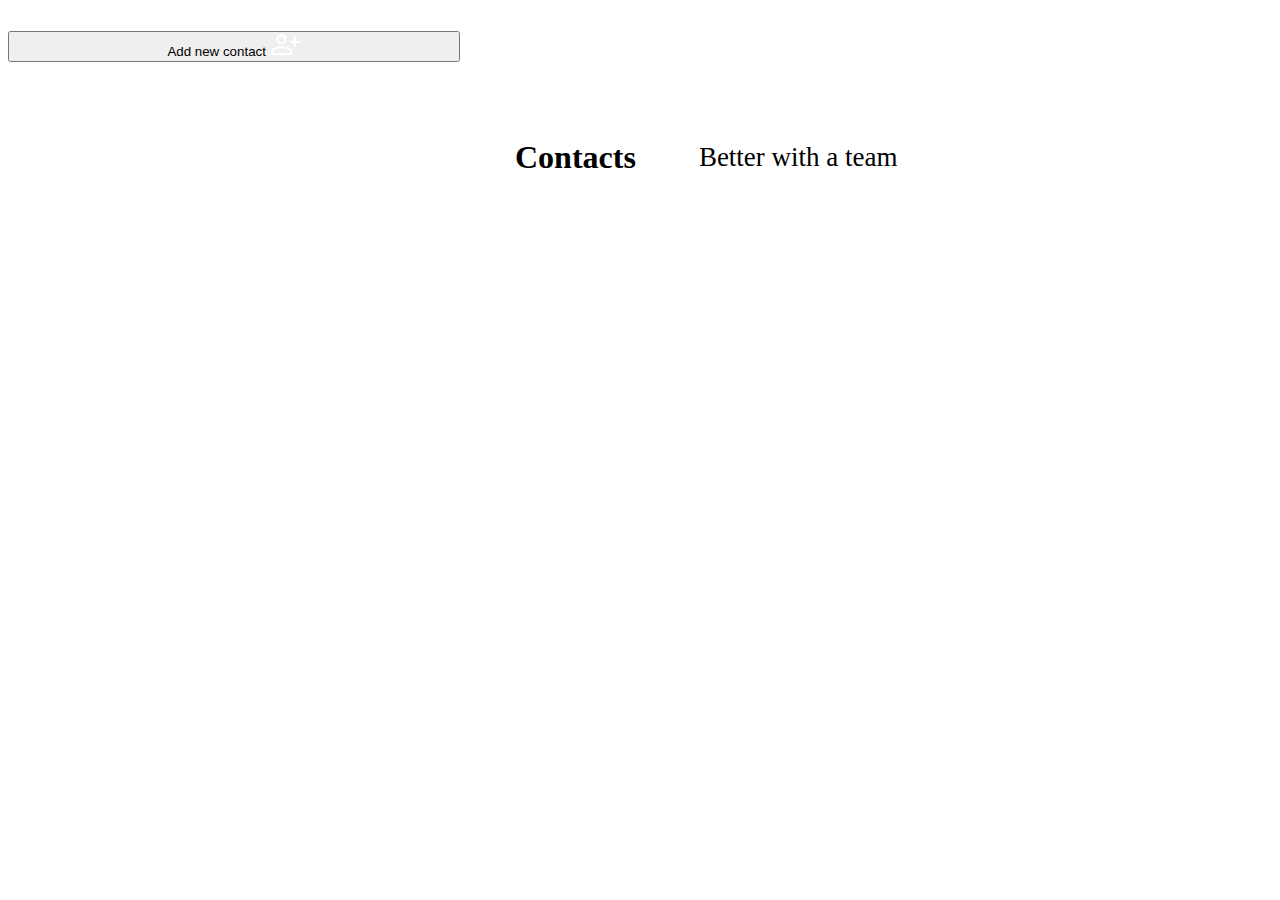
<file: contacts.html>
<!DOCTYPE html>
<html lang="en">
  <head>
    <meta charset="UTF-8" />
    <meta name="viewport" content="width=device-width, initial-scale=1.0" />
    <title>Contacts</title>
    <link rel="stylesheet" href="./css/contacts.css" />
    
  </head>
  <body onload="initContacts()">

    
    <div class="main-contacts-container">
      <div id="contacts-list" class="contacts-list">
        <div class="btn-container">
          <button
            class="btn-grey btn-add-contact"
            onclick="openAddContactSlider()"
          >
        
          </button>
        </div>

        <div id="register-container"></div>
      </div>

      <div id="contact-details-section">
        <div id="click-background" class="d-none" onclick="closeDetailsMenu()"></div>
        <div id="btn-details-container" class="btn-details-container d-none">
          <button
            class="btn-grey btn-details-menu" onclick="openDetailsMenu()">
          </button>
        </div>
        <div id="arrow-back-lightblue" class="d-none" onclick="initContactsHTML()"><img src="./img/icons/arrow-back-lightblue.svg" alt=""></div>
        <div class="contacts-section-headline">
          <h1 class="no-margin">Contacts</h1>
          <div class="separator-upright-lightblue"></div>
          <span class="headline-claim">Better with a team</span>
        </div>

        <div id="contact-details"></div>
      </div>
    </div>
  </body>
</html>
</file>
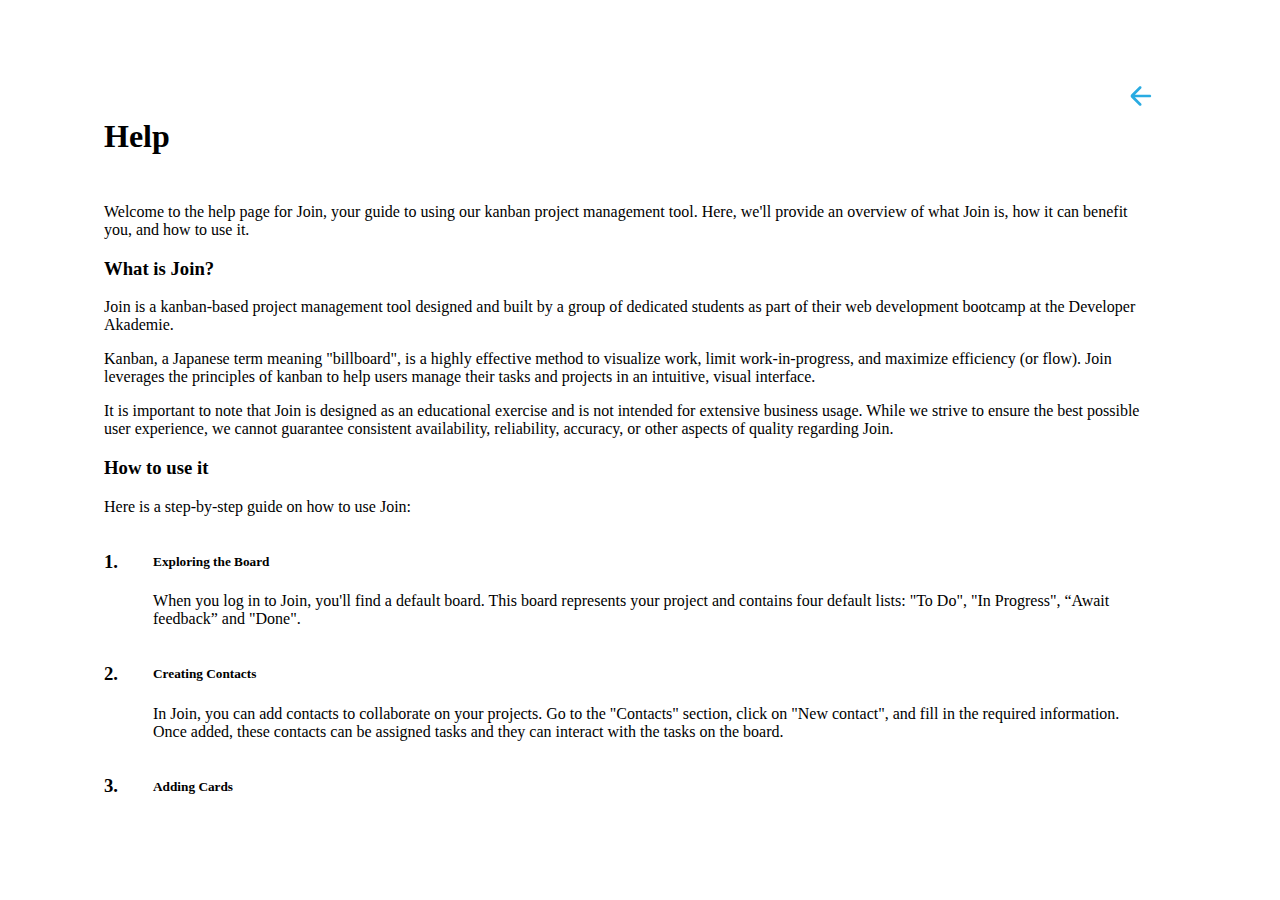
<file: help.html>
<!DOCTYPE html>
<html lang="en">
<head>
    <meta charset="UTF-8">
    <meta name="viewport" content="width=device-width, initial-scale=1.0">
    <title>Help</title>
    <link rel="stylesheet" href="./css/side_content.css">
    
    
</head>
<body>
    <div class="main-sidecontent-container">
        <div class="header-container">
            <h1 class="no-margin" style="margin: 110px 0 32px 0 ">Help</h1>

            <a href="index.html"><img src="/img/icons/arrow-back-lightblue.svg" alt=""></a>
        </div>       
        <p>Welcome to the help page for <mark>Join</mark>, your guide to using our kanban project management tool. 
        Here, we'll provide an overview of what <mark>Join</mark> is, how it can benefit you, and how to use it.</p>  

        <h3>What is Join?</h3>  

        <p><mark>Join</mark> is a kanban-based project management tool designed and built by a group of dedicated 
        students as part of their web development bootcamp at the Developer Akademie.</p> 

        <p>Kanban, a Japanese term meaning "billboard", is a highly effective method to visualize work, 
        limit work-in-progress, and maximize efficiency (or flow). <mark>Join</mark> leverages the principles of kanban 
        to help users manage their tasks and projects in an intuitive, visual interface.</p> 

        <p>It is important to note that <mark>Join</mark> is designed as an educational exercise and is not intended 
        for extensive business usage. While we strive to ensure the best possible user experience, we cannot 
        guarantee consistent availability, reliability, accuracy, or other aspects of quality regarding <mark>Join</mark>.</p>

        <h3>How to use it</h3>  

        <p>Here is a step-by-step guide on how to use <mark>Join</mark>:</p>

        <div class="htu-list-container">
            <h3>1.</h3>
            <div><h5>Exploring the Board</h5>
            When you log in to <mark>Join</mark>, you'll find a default board. This board represents your project and contains four default lists: "To Do", "In Progress", “Await feedback” and "Done".</div>
        </div>
        <div class="htu-list-container">
            <h3>2.</h3>
            <div><h5>Creating Contacts</h5>
                In <mark>Join</mark>, you can add contacts to collaborate on your projects. Go to the "Contacts" section, click on "New contact", and fill in the required information. Once added, these contacts can be assigned tasks and they can interact with the tasks on the board.</div>
        </div>
        <div class="htu-list-container">
            <h3>3.</h3>
            <div><h5>Adding Cards</h5>
                Now that you've added your contacts, you can start adding cards. Cards represent individual tasks. Click the "+" button under the appropriate list to create a new card. Fill in the task details in the card, like task name, description, due date, assignees, etc.</div>
        </div>
        <div class="htu-list-container">
            <h3>4.</h3>
            <div><h5>Moving Cards</h5>
                As the task moves from one stage to another, you can reflect that on the board by dragging and dropping the card from one list to another.</div>
        </div>
        <div class="htu-list-container">
            <h3>5.</h3>
            <div><h5>Deleting Cards</h5>
                Once a task is completed, you can either move it to the "Done" list or delete it. Deleting a card will permanently remove it from the board. Please exercise caution when deleting cards, as this action is irreversible.</div>
        </div>

        <p>Remember that using <mark>Join</mark> effectively requires consistent updates from you and your team to ensure the board reflects the current state of your project.
            <br><br>
            Have more questions about <mark>Join</mark>?
            <br><br>
            Feel free to contact us at <a href="mailto:contact@join113.com">contact@join113.com</a>. 
            <br><br>
            We're here to help you!</p>

    </div>
    

</body>
</html>
</file>
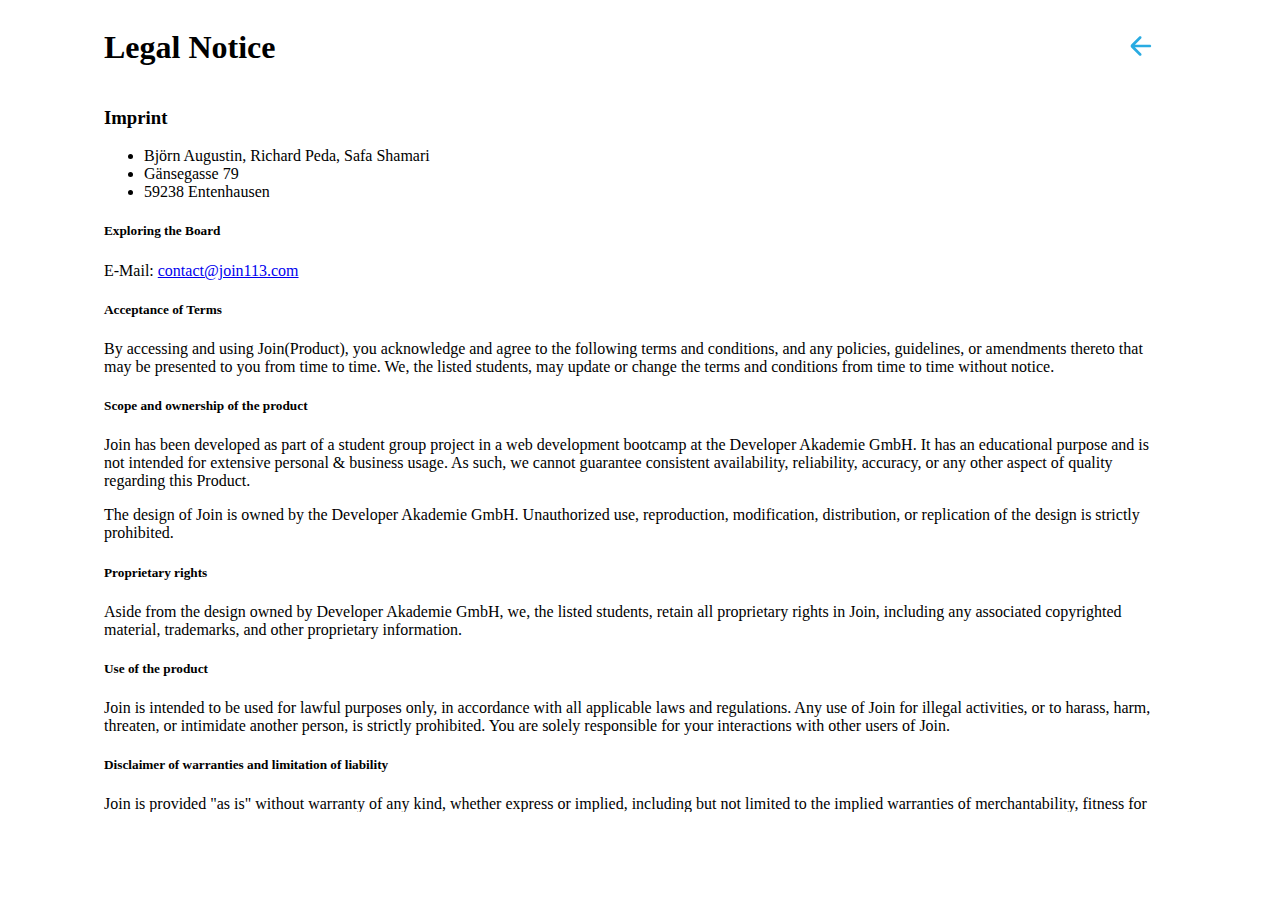
<file: legalnotice.html>
<!DOCTYPE html>
<html lang="en">
<head>
    <meta charset="UTF-8">
    <meta name="viewport" content="width=device-width, initial-scale=1.0">
    <title>Legal Notice</title>
    <link rel="stylesheet" href="./css/side_content.css">
    
    
</head>
<body>
    <div class="main-sidecontent-container">
        <div class="header-container">
            <h1>Legal Notice</h1>

            <a href="index.html"><img src="./img/icons/arrow-back-lightblue.svg" alt=""></a>
        </div>       
        <h3>Imprint</h3>

        <ul>
            <li>Björn Augustin, Richard Peda, Safa Shamari</li>
            
            <li>Gänsegasse 79</li>
            <li>59238 Entenhausen</li>
        </ul>

        <h5>Exploring the Board</h5>
        <p>E-Mail:&nbsp;<a href="mailto:contact@join113.com">contact@join113.com</a></p>

        <h5>Acceptance of Terms</h5>
        <p>By accessing and using <mark>Join</mark>(Product), you acknowledge and agree to the following terms 
            and conditions, and any policies, guidelines, or amendments thereto that may be presented to you 
            from time to time. We, the listed students, may update or change the terms and conditions from time 
            to time without notice.</p>
        
        <h5>Scope and ownership of the product</h5>
        <p><mark>Join</mark> has been developed as part of a student group project in a web development bootcamp 
        at the <mark>Developer Akademie GmbH</mark>. It has an educational purpose and is not intended for 
        extensive personal & business usage. As such, we cannot guarantee consistent availability, reliability, 
        accuracy, or any other aspect of quality regarding this Product.</p>  

        <p>The design of <mark>Join</mark> is owned by the <mark>Developer Akademie GmbH</mark>. Unauthorized use, reproduction, 
        modification, distribution, or replication of the design is strictly prohibited.</p> 

        <h5>Proprietary rights</h5>
        <p>Aside from the design owned by <mark>Developer Akademie GmbH</mark>, we, the listed students, retain all 
        proprietary rights in Join, including any associated copyrighted material, trademarks, and other proprietary 
        information.</p>

        <h5>Use of the product</h5>
        <p><mark>Join</mark> is intended to be used for lawful purposes only, in accordance with all applicable laws 
        and regulations. Any use of Join for illegal activities, or to harass, harm, threaten, or intimidate another 
        person, is strictly prohibited. You are solely responsible for your interactions with other users of <mark>Join</mark>.</p>

        <h5>Disclaimer of warranties and limitation of liability</h5>
        <p><mark>Join</mark> is provided "as is" without warranty of any kind, whether express or implied, including 
        but not limited to the implied warranties of merchantability, fitness for a particular purpose, and non-infringement. 
        In no event will we, the listed students, or the <mark>Developer Akademie</mark>, be liable for any direct, indirect, incidental, 
        special, consequential or exemplary damages, including but not limited to, damages for loss of profits, goodwill, 
        use, data, or other intangible losses, even if we have been advised of the possibility of such damages, arising 
        out of or in connection with the use or performance of <mark>Join</mark>.</p>

        <h5>Indemnity</h5>
        <p>You agree to indemnify, defend and hold harmless us, the listed students, the <mark>Developer Akademie</mark>, and our affiliates, partners, officers, directors, agents, and employees, from and against any claim, demand, loss, damage, cost, or liability (including reasonable legal fees) arising out of or relating to your use of Join and/or your breach of this Legal Notice.
        
        For any questions or notices, please contact us at <a href="mailto:contact@join113.com">contact@join113.com</a>.
        <br><br>
        Date: July 26, 2023</p>

    </div>
    
</body>
</html>
</file>
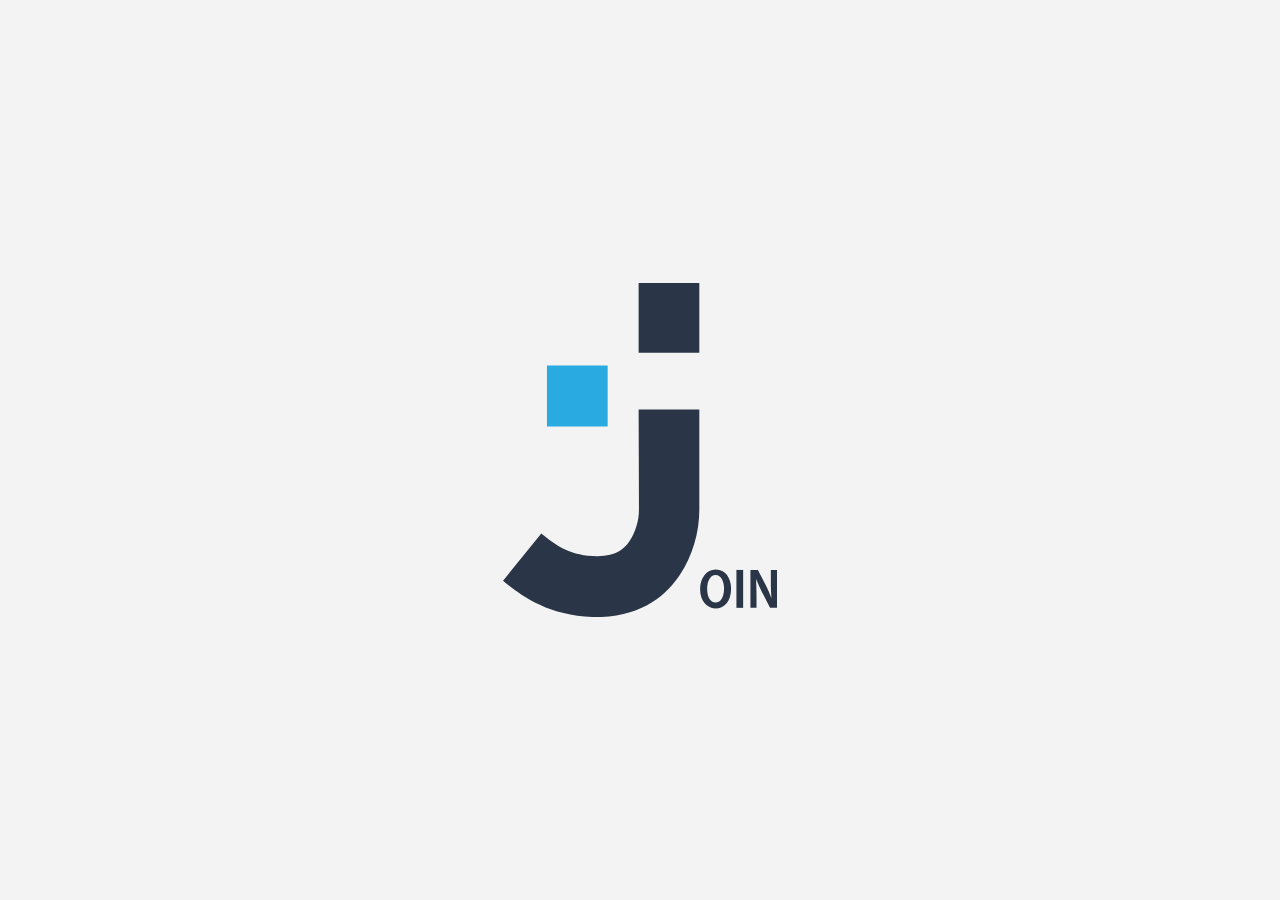
<file: login.html>
<!DOCTYPE html>
<html lang="en">
  <head>
    <meta charset="UTF-8" />
    <meta http-equiv="X-UA-Compatible" content="IE=edge" />
    <meta name="viewport" content="width=device-width, initial-scale=1.0" />
    <link rel="icon" type="image/png" sizes="32x32" href="favicon-32x32.png" />
    <link
      rel="stylesheet"
      href="https://cdnjs.cloudflare.com/ajax/libs/font-awesome/5.14.0/css/all.min.css"
      integrity="sha512-1PKOgIY59xJ8Co8+NE6FZ+LOAZKjy+KY8iq0G4B3CyeY6wYHN3yt9PW0XpSriVlkMXe40PTKnXrLnZ9+fkDaog=="
      crossorigin="anonymous"
    />
    <title>Join</title>
    <link rel="stylesheet" href="./css/logIn.css" />
  </head>
  <body onload="getUserData(),load(),render()">
    <div class="logIn-logo" id="logInLogo">
      <img src="./img/icons/Capa 1.svg" alt="Join-Logo" />
    </div>
    <div class="notUser">
      <p>Not a Join user?</p>
      <button id="loadSignUp">Sign up</button>
    </div>
    <form class="logIn" id="logInForm">
      <div class="logInHeader">
        <h1>
          Log in
          <div class="border-bottom"></div>
        </h1>
      </div>
      <div class="input-layout">
        <div class="input-field">
          <input type="email" id="logInemail" required placeholder="Email" />
          <div class="icon">
            <img src="./img/icons/mail.svg" alt="E-Mail" />
          </div>
        </div>
        <div class="loginPassword">
          <div class="input-field" id="pwField">
            <input
              minlength="1"
              type="password"
              id="logInPassword"
              required
              placeholder="Password"
            />
            <div class="icon">
              <img id="logInpwIcon" src="./img/icons/lock.svg" alt="Lock" />
            </div>
          </div>
          <div class="login-error-pw none" id="errorMessage">
            <p>Wrong password Ups! Try again.</p>
          </div>
        </div>
        <div class="input-checkbox" id="inputCheckbox" onclick="rememberMe()">
          <img
            src="./img/icons/checkbox-unchecked.svg"
            alt="Checkbox"
            id="rememberMe"
          />
          <p>Remember me</p>
        </div>
      </div>
      <div class="logIn-btns">
        <input class="logIn-btn" type="submit" value="Log in" />
        <button type="button" onclick="guestLogin()" class="logIn-btn-guest">
          Guest Log in
        </button>
      </div>
    </form>

    <footer>
      <div class="dataProtection">
        <a href="#" onclick="newTab('1')">Privacy Policy</a>
        <a href="#" onclick="newTab('0')">Legal notice</a>
      </div>
    </footer>
    <script src="./JS/main-storage.js"></script>
    <script src="./JS/logIn.js"></script>
    <script src="./JS/storagS.js"></script>
  </body>
</html>
</file>
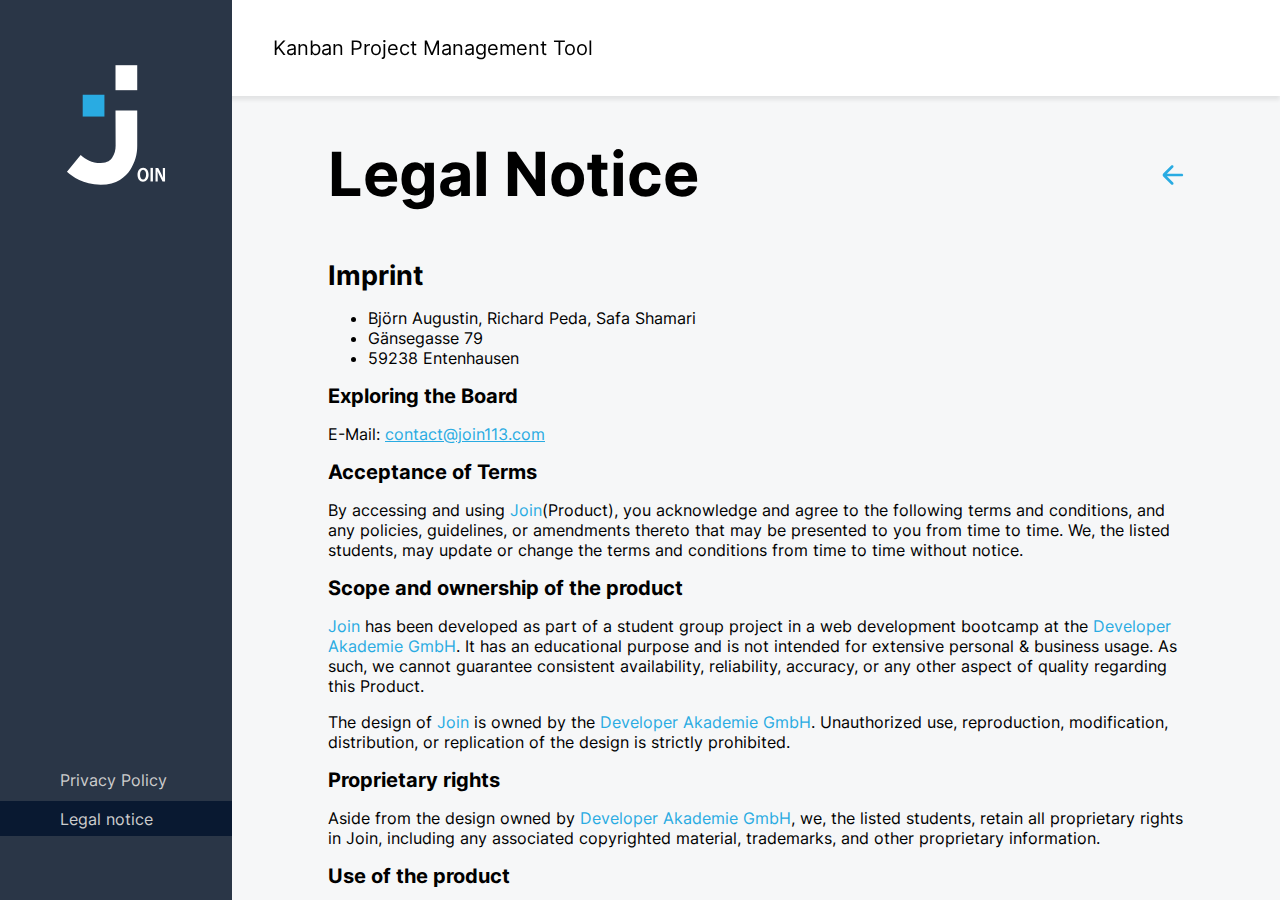
<file: newTab.html>
<!DOCTYPE html>
<html lang="en">
  <head>
    <meta charset="UTF-8" />
    <meta name="viewport" content="width=device-width, initial-scale=1.0" />
    <link rel="icon" type="image/png" sizes="32x32" href="favicon-32x32.png" />
    <link rel="stylesheet" href="./css/general.css" />
    <link rel="stylesheet" href="./css/frame.css" />
    <script src="./JS/include.js"></script>
    <script src="./JS/main-storage.js"></script>
    <script src="./JS/script.js"></script>
    <title>Join</title>
  </head>

  <body id="body" onload="loadText(),hideSidebar()">
    <div id="overlay-window" class="d-none">
      <div id="contact-slider" class="contact-slider"></div>
    </div>
    <div id="page-container" class="newTab">
      <header>
        <div class="header-left">
          <svg
            id="logo-dark"
            width="33"
            height="40"
            viewBox="0 0 33 40"
            fill="none"
            xmlns="http://www.w3.org/2000/svg"
          >
            <path
              d="M22.9433 0.821777H15.8552V8.97655H22.9433V0.821777Z"
              fill="#2A3647"
            />
            <path
              d="M15.8558 15.6089H22.9439V27.1099C22.9763 29.8774 22.1887 32.592 20.6812 34.9087C19.1927 37.1596 16.3193 39.8377 11.0032 39.8377C5.21273 39.8377 1.8377 37.0994 0.0166016 35.5988L4.48756 30.0837C6.26504 31.5351 7.9771 32.729 11.0304 32.729C13.3422 32.729 14.2637 31.787 14.8035 30.9655C15.5373 29.8244 15.9169 28.49 15.894 27.1318L15.8558 15.6089Z"
              fill="#2A3647"
            />
            <path
              d="M12.2406 10.4607H5.15247V17.5804H12.2406V10.4607Z"
              fill="#29ABE2"
            />
            <path
              d="M26.6573 36.4966C26.6573 38.0136 25.8885 38.8297 24.8144 38.8297C23.7403 38.8297 23.0369 37.8603 23.0369 36.5733C23.0369 35.2862 23.7621 34.2676 24.8744 34.2676C25.9867 34.2676 26.6573 35.2698 26.6573 36.4966ZM23.8602 36.5568C23.8602 37.4714 24.2255 38.1451 24.8526 38.1451C25.4796 38.1451 25.834 37.4331 25.834 36.5021C25.834 35.686 25.5069 34.9193 24.8526 34.9193C24.1983 34.9193 23.8602 35.6587 23.8602 36.5568Z"
              fill="#2A3647"
            />
            <path
              d="M28.0641 34.3337V38.7589H27.2789V34.3337H28.0641Z"
              fill="#2A3647"
            />
            <path
              d="M28.9141 38.7589V34.3337H29.7864L30.7243 36.1575C30.9657 36.6343 31.1805 37.1244 31.3676 37.6252C31.3186 37.0776 31.2968 36.4477 31.2968 35.7467V34.3337H32.0165V38.7589H31.2041L30.2554 36.8968C30.0042 36.4077 29.7803 35.9049 29.5847 35.3907C29.5847 35.9384 29.6229 36.5573 29.6229 37.3185V38.7534L28.9141 38.7589Z"
              fill="#2A3647"
            />
          </svg>
          <h3 id="headline">Kanban Project Management Tool</h3>
        </div>
      </header>

      <div id="main-content-container" class="main-content-container">
        <div class="placeholder"></div>
      </div>

      <div id="sidebar">
        <svg
          id="sidebar-logo"
          width="102"
          height="122"
          viewBox="0 0 102 122"
          fill="none"
          xmlns="http://www.w3.org/2000/svg"
        >
          <path d="M72.655 0H50.4972V25.4923H72.655V0Z" fill="white" />
          <path
            d="M50.4971 46.2251H72.655V82.1779C72.7562 90.8292 70.2941 99.3153 65.5815 106.557C60.9284 113.594 51.9459 121.966 35.3275 121.966C17.2263 121.966 6.67577 113.406 0.98291 108.715L14.9594 91.4743C20.5159 96.0112 25.8679 99.7435 35.4128 99.7435C42.6396 99.7435 45.5202 96.7988 47.2076 94.2307C49.5015 90.6637 50.6881 86.4923 50.6165 82.2464L50.4971 46.2251Z"
            fill="white"
          />
          <path
            d="M39.1967 30.132H17.0388V52.3885H39.1967V30.132Z"
            fill="#29ABE2"
          />
          <path
            d="M84.2622 111.522C84.2622 116.265 81.859 118.816 78.5012 118.816C75.1434 118.816 72.9447 115.785 72.9447 111.762C72.9447 107.739 75.2116 104.554 78.6887 104.554C82.1658 104.554 84.2622 107.687 84.2622 111.522ZM75.5184 111.711C75.5184 114.57 76.6604 116.676 78.6205 116.676C80.5806 116.676 81.6885 114.45 81.6885 111.539C81.6885 108.989 80.6659 106.592 78.6205 106.592C76.5752 106.592 75.5184 108.903 75.5184 111.711Z"
            fill="white"
          />
          <path
            d="M88.6597 104.76V118.593H86.2053V104.76H88.6597Z"
            fill="white"
          />
          <path
            d="M91.3187 118.593V104.76H94.0458L96.9775 110.461C97.7322 111.952 98.4036 113.483 98.9887 115.049C98.8353 113.337 98.7672 111.368 98.7672 109.177V104.76H101.017V118.593H98.4774L95.5117 112.772C94.7265 111.243 94.0266 109.671 93.4152 108.064C93.4152 109.776 93.5345 111.711 93.5345 114.09V118.576L91.3187 118.593Z"
            fill="white"
          />
        </svg>
        <div id="sidebar-nav"></div>
        <div class="sidebar-links">
          <a
            id="sidePrivacy"
            class="sidebar-link-element"
            href="#"
            onclick="openPrivacyPolicyHTML()"
            >Privacy Policy</a
          >
          <a
            id="sideLegal"
            class="sidebar-link-element"
            href="#"
            onclick="openLegalNoticeHTML()"
            >Legal notice</a
          >
        </div>
      </div>
    </div>
  </body>
</html>
</file>
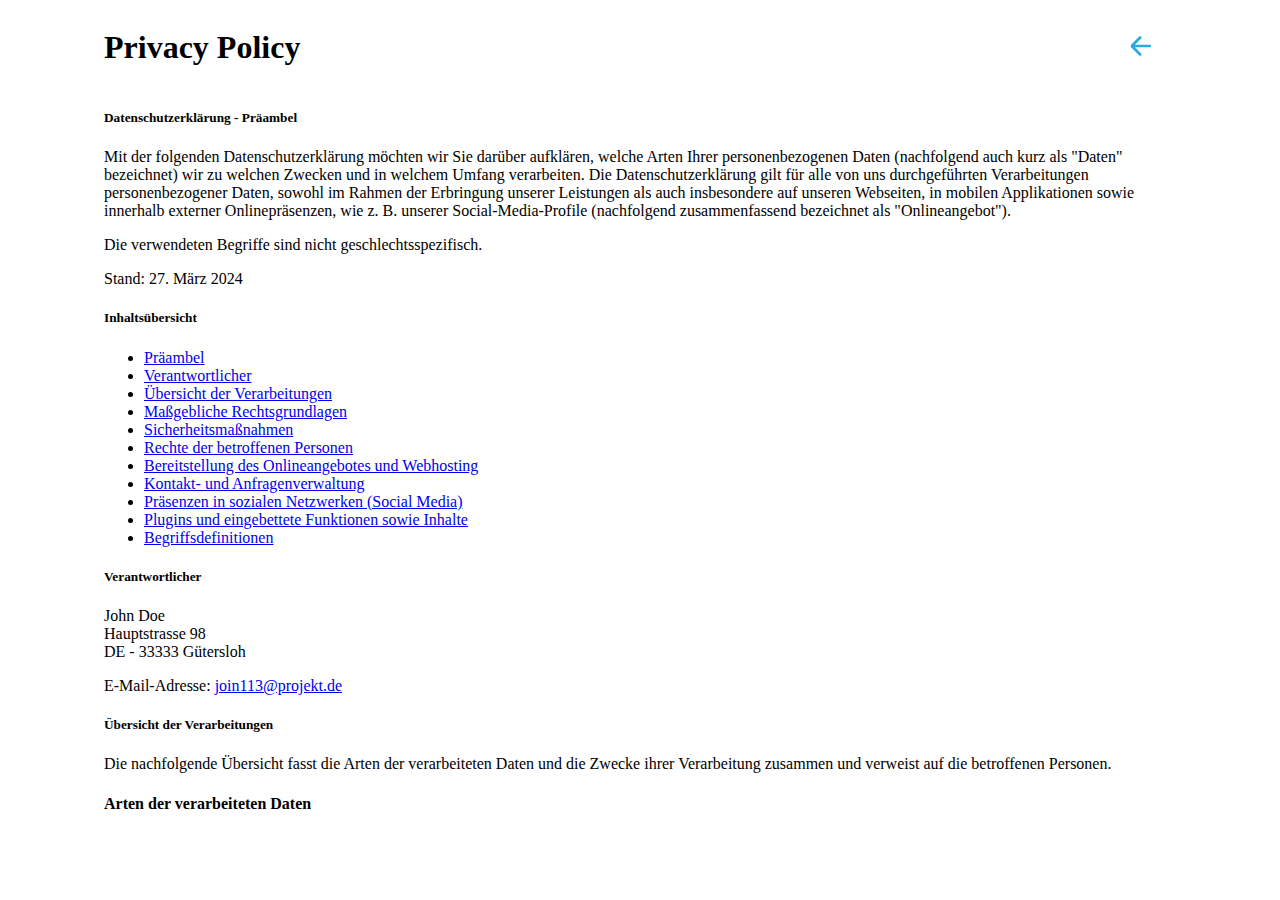
<file: privacypolicy.html>
<!DOCTYPE html>
<html lang="en">
  <head>
    <meta charset="UTF-8" />
    <meta name="viewport" content="width=device-width, initial-scale=1.0" />
    <title>Privacy Policy</title>
    <link rel="stylesheet" href="./css/side_content.css" />
  </head>
  <body>
    <div class="main-sidecontent-container">
      <div class="header-container">
        <h1>Privacy Policy</h1>

        <a href="index.html"
          ><img src="./img/icons/arrow-back-lightblue.svg" alt=""
        /></a>
      </div>

      <section class="dataprotection">
        <h5 id="m716">Datenschutzerklärung - Präambel</h5>
        <p>
          Mit der folgenden Datenschutzerklärung möchten wir Sie darüber
          aufklären, welche Arten Ihrer personenbezogenen Daten (nachfolgend
          auch kurz als "Daten" bezeichnet) wir zu welchen Zwecken und in
          welchem Umfang verarbeiten. Die Datenschutzerklärung gilt für alle von
          uns durchgeführten Verarbeitungen personenbezogener Daten, sowohl im
          Rahmen der Erbringung unserer Leistungen als auch insbesondere auf
          unseren Webseiten, in mobilen Applikationen sowie innerhalb externer
          Onlinepräsenzen, wie z. B. unserer Social-Media-Profile (nachfolgend
          zusammenfassend bezeichnet als "Onlineangebot").
        </p>
        <p>Die verwendeten Begriffe sind nicht geschlechtsspezifisch.</p>

        <p>Stand: 27. März 2024</p>
        <h5>Inhaltsübersicht</h5>
        <ul class="index">
          <li><a class="index-link" href="#m716">Präambel</a></li>
          <li><a class="index-link" href="#m3">Verantwortlicher</a></li>
          <li>
            <a class="index-link" href="#mOverview"
              >Übersicht der Verarbeitungen</a
            >
          </li>
          <li>
            <a class="index-link" href="#m2427">Maßgebliche Rechtsgrundlagen</a>
          </li>
          <li><a class="index-link" href="#m27">Sicherheitsmaßnahmen</a></li>
          <li>
            <a class="index-link" href="#m10"
              >Rechte der betroffenen Personen</a
            >
          </li>
          <li>
            <a class="index-link" href="#m225"
              >Bereitstellung des Onlineangebotes und Webhosting</a
            >
          </li>
          <li>
            <a class="index-link" href="#m182"
              >Kontakt- und Anfragenverwaltung</a
            >
          </li>
          <li>
            <a class="index-link" href="#m136"
              >Präsenzen in sozialen Netzwerken (Social Media)</a
            >
          </li>
          <li>
            <a class="index-link" href="#m328"
              >Plugins und eingebettete Funktionen sowie Inhalte</a
            >
          </li>
          <li><a class="index-link" href="#m42">Begriffsdefinitionen</a></li>
        </ul>
        <h5 id="m3">Verantwortlicher</h5>
        <p>John Doe<br />Hauptstrasse 98<br />DE - 33333 Gütersloh</p>
        E-Mail-Adresse:
        <a class="index-link" href="mailto:join113@projekt.de"
          >join113@projekt.de</a
        >

        <h5 id="mOverview">Übersicht der Verarbeitungen</h5>
        <p>
          Die nachfolgende Übersicht fasst die Arten der verarbeiteten Daten und
          die Zwecke ihrer Verarbeitung zusammen und verweist auf die
          betroffenen Personen.
        </p>
        <h4>Arten der verarbeiteten Daten</h4>
        <ul>
          <li>Kontaktdaten.</li>
          <li>Inhaltsdaten.</li>
          <li>Nutzungsdaten.</li>
          <li>Meta-, Kommunikations- und Verfahrensdaten.</li>
        </ul>
        <h4>Kategorien betroffener Personen</h4>
        <ul>
          <li>Kommunikationspartner.</li>
          <li>Nutzer.</li>
        </ul>
        <h4>Zwecke der Verarbeitung</h4>
        <ul>
          <li>Kontaktanfragen und Kommunikation.</li>
          <li>Sicherheitsmaßnahmen.</li>
          <li>Verwaltung und Beantwortung von Anfragen.</li>
          <li>Feedback.</li>
          <li>Marketing.</li>
          <li>
            Bereitstellung unseres Onlineangebotes und Nutzerfreundlichkeit.
          </li>
          <li>Informationstechnische Infrastruktur.</li>
        </ul>
        <h5 id="m2427">Maßgebliche Rechtsgrundlagen</h5>
        <p>
          <strong>Maßgebliche Rechtsgrundlagen nach der DSGVO: </strong>Im
          Folgenden erhalten Sie eine Übersicht der Rechtsgrundlagen der DSGVO,
          auf deren Basis wir personenbezogene Daten verarbeiten. Bitte nehmen
          Sie zur Kenntnis, dass neben den Regelungen der DSGVO nationale
          Datenschutzvorgaben in Ihrem bzw. unserem Wohn- oder Sitzland gelten
          können. Sollten ferner im Einzelfall speziellere Rechtsgrundlagen
          maßgeblich sein, teilen wir Ihnen diese in der Datenschutzerklärung
          mit.
        </p>
        <ul>
          <li>
            <strong>Einwilligung (Art. 6 Abs. 1 S. 1 lit. a) DSGVO)</strong> -
            Die betroffene Person hat ihre Einwilligung in die Verarbeitung der
            sie betreffenden personenbezogenen Daten für einen spezifischen
            Zweck oder mehrere bestimmte Zwecke gegeben.
          </li>
          <li>
            <strong
              >Vertragserfüllung und vorvertragliche Anfragen (Art. 6 Abs. 1 S.
              1 lit. b) DSGVO)</strong
            >
            - Die Verarbeitung ist für die Erfüllung eines Vertrags, dessen
            Vertragspartei die betroffene Person ist, oder zur Durchführung
            vorvertraglicher Maßnahmen erforderlich, die auf Anfrage der
            betroffenen Person erfolgen.
          </li>
          <li>
            <strong
              >Berechtigte Interessen (Art. 6 Abs. 1 S. 1 lit. f) DSGVO)</strong
            >
            - Die Verarbeitung ist zur Wahrung der berechtigten Interessen des
            Verantwortlichen oder eines Dritten erforderlich, sofern nicht die
            Interessen oder Grundrechte und Grundfreiheiten der betroffenen
            Person, die den Schutz personenbezogener Daten erfordern,
            überwiegen.
          </li>
        </ul>
        <p>
          <strong>Nationale Datenschutzregelungen in Deutschland: </strong
          >Zusätzlich zu den Datenschutzregelungen der DSGVO gelten nationale
          Regelungen zum Datenschutz in Deutschland. Hierzu gehört insbesondere
          das Gesetz zum Schutz vor Missbrauch personenbezogener Daten bei der
          Datenverarbeitung (Bundesdatenschutzgesetz – BDSG). Das BDSG enthält
          insbesondere Spezialregelungen zum Recht auf Auskunft, zum Recht auf
          Löschung, zum Widerspruchsrecht, zur Verarbeitung besonderer
          Kategorien personenbezogener Daten, zur Verarbeitung für andere Zwecke
          und zur Übermittlung sowie automatisierten Entscheidungsfindung im
          Einzelfall einschließlich Profiling. Ferner können
          Landesdatenschutzgesetze der einzelnen Bundesländer zur Anwendung
          gelangen.
        </p>
        <p>
          <strong>Hinweis auf Geltung DSGVO und Schweizer DSG: </strong>Diese
          Datenschutzhinweise dienen sowohl der Informationserteilung nach dem
          schweizerischen Bundesgesetz über den Datenschutz (Schweizer DSG) als
          auch nach der Datenschutzgrundverordnung (DSGVO). Aus diesem Grund
          bitten wir Sie zu beachten, dass aufgrund der breiteren räumlichen
          Anwendung und Verständlichkeit die Begriffe der DSGVO verwendet
          werden. Insbesondere statt der im Schweizer DSG verwendeten Begriffe
          „Bearbeitung" von „Personendaten", "überwiegendes Interesse" und
          "besonders schützenswerte Personendaten" werden die in der DSGVO
          verwendeten Begriffe „Verarbeitung" von „personenbezogenen Daten"
          sowie "berechtigtes Interesse" und "besondere Kategorien von Daten"
          verwendet. Die gesetzliche Bedeutung der Begriffe wird jedoch im
          Rahmen der Geltung des Schweizer DSG weiterhin nach dem Schweizer DSG
          bestimmt.
        </p>

        <h5 id="m27">Sicherheitsmaßnahmen</h5>
        <p>
          Wir treffen nach Maßgabe der gesetzlichen Vorgaben unter
          Berücksichtigung des Stands der Technik, der Implementierungskosten
          und der Art, des Umfangs, der Umstände und der Zwecke der Verarbeitung
          sowie der unterschiedlichen Eintrittswahrscheinlichkeiten und des
          Ausmaßes der Bedrohung der Rechte und Freiheiten natürlicher Personen
          geeignete technische und organisatorische Maßnahmen, um ein dem Risiko
          angemessenes Schutzniveau zu gewährleisten.
        </p>
        <p>
          Zu den Maßnahmen gehören insbesondere die Sicherung der
          Vertraulichkeit, Integrität und Verfügbarkeit von Daten durch
          Kontrolle des physischen und elektronischen Zugangs zu den Daten als
          auch des sie betreffenden Zugriffs, der Eingabe, der Weitergabe, der
          Sicherung der Verfügbarkeit und ihrer Trennung. Des Weiteren haben wir
          Verfahren eingerichtet, die eine Wahrnehmung von Betroffenenrechten,
          die Löschung von Daten und Reaktionen auf die Gefährdung der Daten
          gewährleisten. Ferner berücksichtigen wir den Schutz personenbezogener
          Daten bereits bei der Entwicklung bzw. Auswahl von Hardware, Software
          sowie Verfahren entsprechend dem Prinzip des Datenschutzes, durch
          Technikgestaltung und durch datenschutzfreundliche Voreinstellungen.
        </p>

        <h5 id="m10">Rechte der betroffenen Personen</h5>
        <p>
          Rechte der betroffenen Personen aus der DSGVO: Ihnen stehen als
          Betroffene nach der DSGVO verschiedene Rechte zu, die sich
          insbesondere aus Art. 15 bis 21 DSGVO ergeben:
        </p>
        <ul>
          <li>
            <strong
              >Widerspruchsrecht: Sie haben das Recht, aus Gründen, die sich aus
              Ihrer besonderen Situation ergeben, jederzeit gegen die
              Verarbeitung der Sie betreffenden personenbezogenen Daten, die
              aufgrund von Art. 6 Abs. 1 lit. e oder f DSGVO erfolgt,
              Widerspruch einzulegen; dies gilt auch für ein auf diese
              Bestimmungen gestütztes Profiling. Werden die Sie betreffenden
              personenbezogenen Daten verarbeitet, um Direktwerbung zu
              betreiben, haben Sie das Recht, jederzeit Widerspruch gegen die
              Verarbeitung der Sie betreffenden personenbezogenen Daten zum
              Zwecke derartiger Werbung einzulegen; dies gilt auch für das
              Profiling, soweit es mit solcher Direktwerbung in Verbindung
              steht.</strong
            >
          </li>
          <li>
            <strong>Widerrufsrecht bei Einwilligungen:</strong> Sie haben das
            Recht, erteilte Einwilligungen jederzeit zu widerrufen.
          </li>
          <li>
            <strong>Auskunftsrecht:</strong> Sie haben das Recht, eine
            Bestätigung darüber zu verlangen, ob betreffende Daten verarbeitet
            werden und auf Auskunft über diese Daten sowie auf weitere
            Informationen und Kopie der Daten entsprechend den gesetzlichen
            Vorgaben.
          </li>
          <li>
            <strong>Recht auf Berichtigung:</strong> Sie haben entsprechend den
            gesetzlichen Vorgaben das Recht, die Vervollständigung der Sie
            betreffenden Daten oder die Berichtigung der Sie betreffenden
            unrichtigen Daten zu verlangen.
          </li>
          <li>
            <strong
              >Recht auf Löschung und Einschränkung der Verarbeitung:</strong
            >
            Sie haben nach Maßgabe der gesetzlichen Vorgaben das Recht, zu
            verlangen, dass Sie betreffende Daten unverzüglich gelöscht werden,
            bzw. alternativ nach Maßgabe der gesetzlichen Vorgaben eine
            Einschränkung der Verarbeitung der Daten zu verlangen.
          </li>
          <li>
            <strong>Recht auf Datenübertragbarkeit:</strong> Sie haben das
            Recht, Sie betreffende Daten, die Sie uns bereitgestellt haben, nach
            Maßgabe der gesetzlichen Vorgaben in einem strukturierten, gängigen
            und maschinenlesbaren Format zu erhalten oder deren Übermittlung an
            einen anderen Verantwortlichen zu fordern.
          </li>
          <li>
            <strong>Beschwerde bei Aufsichtsbehörde:</strong> Sie haben
            unbeschadet eines anderweitigen verwaltungsrechtlichen oder
            gerichtlichen Rechtsbehelfs das Recht auf Beschwerde bei einer
            Aufsichtsbehörde, insbesondere in dem Mitgliedstaat ihres
            gewöhnlichen Aufenthaltsorts, ihres Arbeitsplatzes oder des Orts des
            mutmaßlichen Verstoßes, wenn Sie der Ansicht sind, dass die
            Verarbeitung der Sie betreffenden personenbezogenen Daten gegen die
            Vorgaben der DSGVO verstößt.
          </li>
        </ul>
        <p>
          <strong
            >Weitere Hinweise zu Verarbeitungsprozessen, Verfahren und
            Diensten:</strong
          >
        </p>
        <ul class="m-elements">
          <li>
            <strong
              >Verarbeitung von Cookie-Daten auf Grundlage einer Einwilligung: </strong
            >Wir setzen ein Verfahren zum Cookie-Einwilligungs-Management ein,
            in dessen Rahmen die Einwilligungen der Nutzer in den Einsatz von
            Cookies, bzw. der im Rahmen des
            Cookie-Einwilligungs-Management-Verfahrens genannten Verarbeitungen
            und Anbieter eingeholt sowie von den Nutzern verwaltet und
            widerrufen werden können. Hierbei wird die Einwilligungserklärung
            gespeichert, um deren Abfrage nicht erneut wiederholen zu müssen und
            die Einwilligung entsprechend der gesetzlichen Verpflichtung
            nachweisen zu können. Die Speicherung kann serverseitig und/oder in
            einem Cookie (sogenanntes Opt-In-Cookie, bzw. mithilfe
            vergleichbarer Technologien) erfolgen, um die Einwilligung einem
            Nutzer, bzw. dessen Gerät zuordnen zu können. Vorbehaltlich
            individueller Angaben zu den Anbietern von
            Cookie-Management-Diensten, gelten die folgenden Hinweise: Die Dauer
            der Speicherung der Einwilligung kann bis zu zwei Jahren betragen.
            Hierbei wird ein pseudonymer Nutzer-Identifikator gebildet und mit
            dem Zeitpunkt der Einwilligung, Angaben zur Reichweite der
            Einwilligung (z. B. welche Kategorien von Cookies und/oder
            Diensteanbieter) sowie dem Browser, System und verwendeten Endgerät
            gespeichert;
            <span class=""
              ><strong>Rechtsgrundlagen:</strong> Einwilligung (Art. 6 Abs. 1 S.
              1 lit. a) DSGVO).</span
            >
          </li>
        </ul>
        <h5 id="m225">Bereitstellung des Onlineangebotes und Webhosting</h5>
        <p>
          Wir verarbeiten die Daten der Nutzer, um ihnen unsere Online-Dienste
          zur Verfügung stellen zu können. Zu diesem Zweck verarbeiten wir die
          IP-Adresse des Nutzers, die notwendig ist, um die Inhalte und
          Funktionen unserer Online-Dienste an den Browser oder das Endgerät der
          Nutzer zu übermitteln.
        </p>
        <ul class="m-elements">
          <li>
            <strong>Verarbeitete Datenarten:</strong> Nutzungsdaten (z. B.
            besuchte Webseiten, Interesse an Inhalten, Zugriffszeiten); Meta-,
            Kommunikations- und Verfahrensdaten (z. .B. IP-Adressen,
            Zeitangaben, Identifikationsnummern, Einwilligungsstatus).
          </li>
          <li>
            <strong>Betroffene Personen:</strong> Nutzer (z. .B.
            Webseitenbesucher, Nutzer von Onlinediensten).
          </li>
          <li>
            <strong>Zwecke der Verarbeitung:</strong> Bereitstellung unseres
            Onlineangebotes und Nutzerfreundlichkeit; Informationstechnische
            Infrastruktur (Betrieb und Bereitstellung von Informationssystemen
            und technischen Geräten (Computer, Server etc.).).
            Sicherheitsmaßnahmen.
          </li>
          <li class="">
            <strong>Rechtsgrundlagen:</strong> Berechtigte Interessen (Art. 6
            Abs. 1 S. 1 lit. f) DSGVO).
          </li>
        </ul>
        <p>
          <strong
            >Weitere Hinweise zu Verarbeitungsprozessen, Verfahren und
            Diensten:</strong
          >
        </p>
        <ul class="m-elements">
          <li>
            <strong>Erhebung von Zugriffsdaten und Logfiles: </strong>Der
            Zugriff auf unser Onlineangebot wird in Form von so genannten
            "Server-Logfiles" protokolliert. Zu den Serverlogfiles können die
            Adresse und Name der abgerufenen Webseiten und Dateien, Datum und
            Uhrzeit des Abrufs, übertragene Datenmengen, Meldung über
            erfolgreichen Abruf, Browsertyp nebst Version, das Betriebssystem
            des Nutzers, Referrer URL (die zuvor besuchte Seite) und im
            Regelfall IP-Adressen und der anfragende Provider gehören. Die
            Serverlogfiles können zum einen zu Zwecken der Sicherheit eingesetzt
            werden, z. B., um eine Überlastung der Server zu vermeiden
            (insbesondere im Fall von missbräuchlichen Angriffen, sogenannten
            DDoS-Attacken) und zum anderen, um die Auslastung der Server und
            ihre Stabilität sicherzustellen;
            <span class=""
              ><strong>Rechtsgrundlagen:</strong> Berechtigte Interessen (Art. 6
              Abs. 1 S. 1 lit. f) DSGVO). </span
            ><strong>Löschung von Daten:</strong> Logfile-Informationen werden
            für die Dauer von maximal 30 Tagen gespeichert und danach gelöscht
            oder anonymisiert. Daten, deren weitere Aufbewahrung zu
            Beweiszwecken erforderlich ist, sind bis zur endgültigen Klärung des
            jeweiligen Vorfalls von der Löschung ausgenommen.
          </li>
        </ul>
        <h5 id="m182">Kontakt- und Anfragenverwaltung</h5>
        <p>
          Bei der Kontaktaufnahme mit uns (z. B. per Post, Kontaktformular,
          E-Mail, Telefon oder via soziale Medien) sowie im Rahmen bestehender
          Nutzer- und Geschäftsbeziehungen werden die Angaben der anfragenden
          Personen verarbeitet soweit dies zur Beantwortung der Kontaktanfragen
          und etwaiger angefragter Maßnahmen erforderlich ist.
        </p>
        <ul class="m-elements">
          <li>
            <strong>Verarbeitete Datenarten:</strong> Kontaktdaten (z. B.
            E-Mail, Telefonnummern); Inhaltsdaten (z. B. Eingaben in
            Onlineformularen); Nutzungsdaten (z. B. besuchte Webseiten,
            Interesse an Inhalten, Zugriffszeiten); Meta-, Kommunikations- und
            Verfahrensdaten (z. .B. IP-Adressen, Zeitangaben,
            Identifikationsnummern, Einwilligungsstatus).
          </li>
          <li><strong>Betroffene Personen:</strong> Kommunikationspartner.</li>
          <li>
            <strong>Zwecke der Verarbeitung:</strong> Kontaktanfragen und
            Kommunikation; Verwaltung und Beantwortung von Anfragen; Feedback
            (z. B. Sammeln von Feedback via Online-Formular). Bereitstellung
            unseres Onlineangebotes und Nutzerfreundlichkeit.
          </li>
          <li class="">
            <strong>Rechtsgrundlagen:</strong> Berechtigte Interessen (Art. 6
            Abs. 1 S. 1 lit. f) DSGVO). Vertragserfüllung und vorvertragliche
            Anfragen (Art. 6 Abs. 1 S. 1 lit. b) DSGVO).
          </li>
        </ul>
        <p>
          <strong
            >Weitere Hinweise zu Verarbeitungsprozessen, Verfahren und
            Diensten:</strong
          >
        </p>
        <ul class="m-elements">
          <li>
            <strong>Kontaktformular: </strong>Wenn Nutzer über unser
            Kontaktformular, E-Mail oder andere Kommunikationswege mit uns in
            Kontakt treten, verarbeiten wir die uns in diesem Zusammenhang
            mitgeteilten Daten zur Bearbeitung des mitgeteilten Anliegens;
            <span class=""
              ><strong>Rechtsgrundlagen:</strong> Vertragserfüllung und
              vorvertragliche Anfragen (Art. 6 Abs. 1 S. 1 lit. b) DSGVO),
              Berechtigte Interessen (Art. 6 Abs. 1 S. 1 lit. f) DSGVO).</span
            >
          </li>
        </ul>
        <h5 id="m136">Präsenzen in sozialen Netzwerken (Social Media)</h5>
        <p>
          Wir unterhalten Onlinepräsenzen innerhalb sozialer Netzwerke und
          verarbeiten in diesem Rahmen Daten der Nutzer, um mit den dort aktiven
          Nutzern zu kommunizieren oder um Informationen über uns anzubieten.
        </p>
        <p>
          Wir weisen darauf hin, dass dabei Daten der Nutzer außerhalb des
          Raumes der Europäischen Union verarbeitet werden können. Hierdurch
          können sich für die Nutzer Risiken ergeben, weil so z. B. die
          Durchsetzung der Rechte der Nutzer erschwert werden könnte.
        </p>
        <p>
          Ferner werden die Daten der Nutzer innerhalb sozialer Netzwerke im
          Regelfall für Marktforschungs- und Werbezwecke verarbeitet. So können
          z. B. anhand des Nutzungsverhaltens und sich daraus ergebender
          Interessen der Nutzer Nutzungsprofile erstellt werden. Die
          Nutzungsprofile können wiederum verwendet werden, um z. B.
          Werbeanzeigen innerhalb und außerhalb der Netzwerke zu schalten, die
          mutmaßlich den Interessen der Nutzer entsprechen. Zu diesen Zwecken
          werden im Regelfall Cookies auf den Rechnern der Nutzer gespeichert,
          in denen das Nutzungsverhalten und die Interessen der Nutzer
          gespeichert werden. Ferner können in den Nutzungsprofilen auch Daten
          unabhängig der von den Nutzern verwendeten Geräte gespeichert werden
          (insbesondere, wenn die Nutzer Mitglieder der jeweiligen Plattformen
          sind und bei diesen eingeloggt sind).
        </p>
        <p>
          Für eine detaillierte Darstellung der jeweiligen Verarbeitungsformen
          und der Widerspruchsmöglichkeiten (Opt-Out) verweisen wir auf die
          Datenschutzerklärungen und Angaben der Betreiber der jeweiligen
          Netzwerke.
        </p>
        <p>
          Auch im Fall von Auskunftsanfragen und der Geltendmachung von
          Betroffenenrechten weisen wir darauf hin, dass diese am effektivsten
          bei den Anbietern geltend gemacht werden können. Nur die Anbieter
          haben jeweils Zugriff auf die Daten der Nutzer und können direkt
          entsprechende Maßnahmen ergreifen und Auskünfte geben. Sollten Sie
          dennoch Hilfe benötigen, dann können Sie sich an uns wenden.
        </p>
        <ul class="m-elements">
          <li>
            <strong>Verarbeitete Datenarten:</strong> Kontaktdaten (z. B.
            E-Mail, Telefonnummern); Inhaltsdaten (z. B. Eingaben in
            Onlineformularen); Nutzungsdaten (z. B. besuchte Webseiten,
            Interesse an Inhalten, Zugriffszeiten); Meta-, Kommunikations- und
            Verfahrensdaten (z. .B. IP-Adressen, Zeitangaben,
            Identifikationsnummern, Einwilligungsstatus).
          </li>
          <li>
            <strong>Betroffene Personen:</strong> Nutzer (z. .B.
            Webseitenbesucher, Nutzer von Onlinediensten).
          </li>
          <li>
            <strong>Zwecke der Verarbeitung:</strong> Kontaktanfragen und
            Kommunikation; Feedback (z. B. Sammeln von Feedback via
            Online-Formular). Marketing.
          </li>
          <li class="">
            <strong>Rechtsgrundlagen:</strong> Berechtigte Interessen (Art. 6
            Abs. 1 S. 1 lit. f) DSGVO).
          </li>
        </ul>
        <p>
          <strong
            >Weitere Hinweise zu Verarbeitungsprozessen, Verfahren und
            Diensten:</strong
          >
        </p>
        <ul class="m-elements">
          <li>
            <strong>Instagram: </strong>Soziales Netzwerk;
            <strong>Dienstanbieter:</strong> Meta Platforms Ireland Limited,
            Merrion Road, Dublin 4, D04 X2K5, Irland;
            <span class=""
              ><strong>Rechtsgrundlagen:</strong> Berechtigte Interessen (Art. 6
              Abs. 1 S. 1 lit. f) DSGVO); </span
            ><strong>Website:</strong>
            <a
              class="index-link"
              href="https://www.instagram.com"
              target="_blank"
              >https://www.instagram.com</a
            >. <strong>Datenschutzerklärung:</strong>
            <a
              class="index-link"
              href="https://instagram.com/about/legal/privacy"
              target="_blank"
              >https://instagram.com/about/legal/privacy</a
            >.
          </li>
          <li>
            <strong>Facebook-Seiten: </strong>Profile innerhalb des sozialen
            Netzwerks Facebook; <strong>Dienstanbieter:</strong> Meta Platforms
            Ireland Limited, Merrion Road, Dublin 4, D04 X2K5, Irland;
            <span class=""
              ><strong>Rechtsgrundlagen:</strong> Berechtigte Interessen (Art. 6
              Abs. 1 S. 1 lit. f) DSGVO); </span
            ><strong>Website:</strong>
            <a
              class="index-link"
              href="https://www.facebook.com"
              target="_blank"
              >https://www.facebook.com</a
            >; <strong>Datenschutzerklärung:</strong>
            <a
              class="index-link"
              href="https://www.facebook.com/about/privacy"
              target="_blank"
              >https://www.facebook.com/about/privacy</a
            >; <strong>Grundlage Drittlandübermittlung:</strong>
            <span class=""> EU-US Data Privacy Framework (DPF), </span
            >Standardvertragsklauseln (<a
              class="index-link"
              href="https://www.facebook.com/legal/EU_data_transfer_addendum"
              target="_blank"
              >https://www.facebook.com/legal/EU_data_transfer_addendum</a
            >); <strong>Weitere Informationen:</strong> Wir sind gemeinsam mit
            Meta Platforms Ireland Limited für die Erhebung (jedoch nicht die
            weitere Verarbeitung) von Daten der Besucher unserer Facebook-Seite
            (sog. "Fanpage") verantwortlich. Zu diesen Daten gehören
            Informationen zu den Arten von Inhalten, die Nutzer sich ansehen
            oder mit denen sie interagieren, oder die von ihnen vorgenommenen
            Handlungen (siehe unter „Von dir und anderen getätigte und
            bereitgestellte Dinge" in der Facebook-Datenrichtlinie:
            <a
              class="index-link"
              href="https://www.facebook.com/policy"
              target="_blank"
              >https://www.facebook.com/policy</a
            >), sowie Informationen über die von den Nutzern genutzten Geräte
            (z. B. IP-Adressen, Betriebssystem, Browsertyp, Spracheinstellungen,
            Cookie-Daten; siehe unter „Geräteinformationen" in der
            Facebook-Datenrichtlinie:
            <a
              class="index-link"
              href="https://www.facebook.com/policy"
              target="_blank"
              >https://www.facebook.com/policy</a
            >). Wie in der Facebook-Datenrichtlinie unter „Wie verwenden wir
            diese Informationen?" erläutert, erhebt und verwendet Facebook
            Informationen auch, um Analysedienste, so genannte
            "Seiten-Insights", für Seitenbetreiber bereitzustellen, damit diese
            Erkenntnisse darüber erhalten, wie Personen mit ihren Seiten und mit
            den mit ihnen verbundenen Inhalten interagieren. Wir haben mit
            Facebook eine spezielle Vereinbarung abgeschlossen ("Informationen
            zu Seiten-Insights",
            <a
              class="index-link"
              href="https://www.facebook.com/legal/terms/page_controller_addendum"
              target="_blank"
              >https://www.facebook.com/legal/terms/page_controller_addendum</a
            >), in der insbesondere geregelt wird, welche Sicherheitsmaßnahmen
            Facebook beachten muss und in der Facebook sich bereit erklärt hat
            die Betroffenenrechte zu erfüllen (d. h. Nutzer können z. .B.
            Auskünfte oder Löschungsanfragen direkt an Facebook richten). Die
            Rechte der Nutzer (insbesondere auf Auskunft, Löschung, Widerspruch
            und Beschwerde bei zuständiger Aufsichtsbehörde), werden durch die
            Vereinbarungen mit Facebook nicht eingeschränkt. Weitere Hinweise
            finden sich in den "Informationen zu Seiten-Insights" (<a
              class="index-link"
              href="https://www.facebook.com/legal/terms/information_about_page_insights_data"
              target="_blank"
              >https://www.facebook.com/legal/terms/information_about_page_insights_data</a
            >). Die gemeinsame Verantwortlichkeit beschränkt sich auf die
            Erhebung durch und Übermittlung von Daten an Meta Platforms Ireland
            Limited, ein Unternehmen mit Sitz in der EU. Die weitere
            Verarbeitung der Daten liegt in der alleinigen Verantwortung von
            Meta Platforms Ireland Limited, was insbesondere die Übermittlung
            der Daten an die Muttergesellschaft Meta Platforms, Inc. in den USA
            betrifft.
          </li>
        </ul>
        <h5 id="m328">Plugins und eingebettete Funktionen sowie Inhalte</h5>
        <p>
          Wir binden in unser Onlineangebot Funktions- und Inhaltselemente ein,
          die von den Servern ihrer jeweiligen Anbieter (nachfolgend bezeichnet
          als "Drittanbieter") bezogen werden. Dabei kann es sich zum Beispiel
          um Grafiken, Videos oder Stadtpläne handeln (nachfolgend einheitlich
          bezeichnet als "Inhalte").
        </p>
        <p>
          Die Einbindung setzt immer voraus, dass die Drittanbieter dieser
          Inhalte die IP-Adresse der Nutzer verarbeiten, da sie ohne die
          IP-Adresse die Inhalte nicht an deren Browser senden könnten. Die
          IP-Adresse ist damit für die Darstellung dieser Inhalte oder
          Funktionen erforderlich. Wir bemühen uns, nur solche Inhalte zu
          verwenden, deren jeweilige Anbieter die IP-Adresse lediglich zur
          Auslieferung der Inhalte verwenden. Drittanbieter können ferner
          sogenannte Pixel-Tags (unsichtbare Grafiken, auch als "Web Beacons"
          bezeichnet) für statistische oder Marketingzwecke verwenden. Durch die
          "Pixel-Tags" können Informationen, wie der Besucherverkehr auf den
          Seiten dieser Webseite, ausgewertet werden. Die pseudonymen
          Informationen können ferner in Cookies auf dem Gerät der Nutzer
          gespeichert werden und unter anderem technische Informationen zum
          Browser und zum Betriebssystem, zu verweisenden Webseiten, zur
          Besuchszeit sowie weitere Angaben zur Nutzung unseres Onlineangebotes
          enthalten als auch mit solchen Informationen aus anderen Quellen
          verbunden werden.
        </p>
        <ul class="m-elements">
          <li>
            <strong>Verarbeitete Datenarten:</strong> Nutzungsdaten (z. B.
            besuchte Webseiten, Interesse an Inhalten, Zugriffszeiten); Meta-,
            Kommunikations- und Verfahrensdaten (z. .B. IP-Adressen,
            Zeitangaben, Identifikationsnummern, Einwilligungsstatus).
          </li>
          <li>
            <strong>Betroffene Personen:</strong> Nutzer (z. .B.
            Webseitenbesucher, Nutzer von Onlinediensten).
          </li>
          <li>
            <strong>Zwecke der Verarbeitung:</strong> Bereitstellung unseres
            Onlineangebotes und Nutzerfreundlichkeit.
          </li>
          <li class="">
            <strong>Rechtsgrundlagen:</strong> Berechtigte Interessen (Art. 6
            Abs. 1 S. 1 lit. f) DSGVO).
          </li>
        </ul>
        <p>
          <strong
            >Weitere Hinweise zu Verarbeitungsprozessen, Verfahren und
            Diensten:</strong
          >
        </p>
        <ul class="m-elements">
          <li>
            <strong>Google Fonts (Bezug vom Google Server): </strong>Bezug von
            Schriften (und Symbolen) zum Zwecke einer technisch sicheren,
            wartungsfreien und effizienten Nutzung von Schriften und Symbolen im
            Hinblick auf Aktualität und Ladezeiten, deren einheitliche
            Darstellung und Berücksichtigung möglicher lizenzrechtlicher
            Beschränkungen. Dem Anbieter der Schriftarten wird die IP-Adresse
            des Nutzers mitgeteilt, damit die Schriftarten im Browser des
            Nutzers zur Verfügung gestellt werden können. Darüber hinaus werden
            technische Daten (Spracheinstellungen, Bildschirmauflösung,
            Betriebssystem, verwendete Hardware) übermittelt, die für die
            Bereitstellung der Schriften in Abhängigkeit von den verwendeten
            Geräten und der technischen Umgebung notwendig sind. Diese Daten
            können auf einem Server des Anbieters der Schriftarten in den USA
            verarbeitet werden - Beim Besuch unseres Onlineangebotes senden die
            Browser der Nutzer ihre Browser HTTP-Anfragen an die Google Fonts
            Web API (d. h. eine Softwareschnittstelle für den Abruf der
            Schriftarten). Die Google Fonts Web API stellt den Nutzern die
            Cascading Style Sheets (CSS) von Google Fonts und danach die in der
            CCS angegebenen Schriftarten zur Verfügung. Zu diesen HTTP-Anfragen
            gehören (1) die vom jeweiligen Nutzer für den Zugriff auf das
            Internet verwendete IP-Adresse, (2) die angeforderte URL auf dem
            Google-Server und (3) die HTTP-Header, einschließlich des
            User-Agents, der die Browser- und Betriebssystemversionen der
            Websitebesucher beschreibt, sowie die Verweis-URL (d. h. die
            Webseite, auf der die Google-Schriftart angezeigt werden soll).
            IP-Adressen werden weder auf Google-Servern protokolliert noch
            gespeichert und sie werden nicht analysiert. Die Google Fonts Web
            API protokolliert Details der HTTP-Anfragen (angeforderte URL,
            User-Agent und Verweis-URL). Der Zugriff auf diese Daten ist
            eingeschränkt und streng kontrolliert. Die angeforderte URL
            identifiziert die Schriftfamilien, für die der Nutzer Schriftarten
            laden möchte. Diese Daten werden protokolliert, damit Google
            bestimmen kann, wie oft eine bestimmte Schriftfamilie angefordert
            wird. Bei der Google Fonts Web API muss der User-Agent die
            Schriftart anpassen, die für den jeweiligen Browsertyp generiert
            wird. Der User-Agent wird in erster Linie zum Debugging
            protokolliert und verwendet, um aggregierte Nutzungsstatistiken zu
            generieren, mit denen die Beliebtheit von Schriftfamilien gemessen
            wird. Diese zusammengefassten Nutzungsstatistiken werden auf der
            Seite „Analysen" von Google Fonts veröffentlicht. Schließlich wird
            die Verweis-URL protokolliert, sodass die Daten für die Wartung der
            Produktion verwendet und ein aggregierter Bericht zu den
            Top-Integrationen basierend auf der Anzahl der Schriftartenanfragen
            generiert werden kann. Google verwendet laut eigener Auskunft keine
            der von Google Fonts erfassten Informationen, um Profile von
            Endnutzern zu erstellen oder zielgerichtete Anzeigen zu schalten;
            <strong>Dienstanbieter:</strong> Google Ireland Limited, Gordon
            House, Barrow Street, Dublin 4, Irland;
            <span class=""
              ><strong>Rechtsgrundlagen:</strong> Berechtigte Interessen (Art. 6
              Abs. 1 S. 1 lit. f) DSGVO); </span
            ><strong>Website:</strong>
            <a
              class="index-link"
              href="https://fonts.google.com/"
              target="_blank"
              >https://fonts.google.com/</a
            >; <strong>Datenschutzerklärung:</strong>
            <a
              class="index-link"
              href="https://policies.google.com/privacy"
              target="_blank"
              >https://policies.google.com/privacy</a
            >; <strong>Grundlage Drittlandübermittlung:</strong>
            <span class=""> EU-US Data Privacy Framework (DPF)</span>.
            <strong>Weitere Informationen:</strong>
            <a
              class="index-link"
              href="https://developers.google.com/fonts/faq/privacy?hl=de"
              target="_blank"
              >https://developers.google.com/fonts/faq/privacy?hl=de</a
            >.
          </li>
        </ul>
        <h5 id="m42">Begriffsdefinitionen</h5>
        <p>
          In diesem Abschnitt erhalten Sie eine Übersicht über die in dieser
          Datenschutzerklärung verwendeten Begrifflichkeiten. Soweit die
          Begrifflichkeiten gesetzlich definiert sind, gelten deren gesetzliche
          Definitionen. Die nachfolgenden Erläuterungen sollen dagegen vor allem
          dem Verständnis dienen.
        </p>
        <ul class="glossary">
          <li>
            <strong>Personenbezogene Daten:</strong> "Personenbezogene Daten"
            sind alle Informationen, die sich auf eine identifizierte oder
            identifizierbare natürliche Person (im Folgenden "betroffene
            Person") beziehen; als identifizierbar wird eine natürliche Person
            angesehen, die direkt oder indirekt, insbesondere mittels Zuordnung
            zu einer Kennung wie einem Namen, zu einer Kennnummer, zu
            Standortdaten, zu einer Online-Kennung (z. B. Cookie) oder zu einem
            oder mehreren besonderen Merkmalen identifiziert werden kann, die
            Ausdruck der physischen, physiologischen, genetischen, psychischen,
            wirtschaftlichen, kulturellen oder sozialen Identität dieser
            natürlichen Person sind.
          </li>
          <li>
            <strong>Verantwortlicher:</strong> Als "Verantwortlicher" wird die
            natürliche oder juristische Person, Behörde, Einrichtung oder andere
            Stelle, die allein oder gemeinsam mit anderen über die Zwecke und
            Mittel der Verarbeitung von personenbezogenen Daten entscheidet,
            bezeichnet.
          </li>
          <li>
            <strong>Verarbeitung:</strong> "Verarbeitung" ist jeder mit oder
            ohne Hilfe automatisierter Verfahren ausgeführte Vorgang oder jede
            solche Vorgangsreihe im Zusammenhang mit personenbezogenen Daten.
            Der Begriff reicht weit und umfasst praktisch jeden Umgang mit
            Daten, sei es das Erheben, das Auswerten, das Speichern, das
            Übermitteln oder das Löschen.
          </li>
        </ul>
        <p class="seal">
          <a
            class="index-link"
            href="https://datenschutz-generator.de/"
            title="Rechtstext von Dr. Schwenke - für weitere Informationen bitte anklicken."
            target="_blank"
            rel="noopener noreferrer nofollow"
            >Erstellt mit kostenlosem Datenschutz-Generator.de von Dr. Thomas
            Schwenke</a
          >
        </p>
      </section>
    </div>
  </body>
</html>
</file>
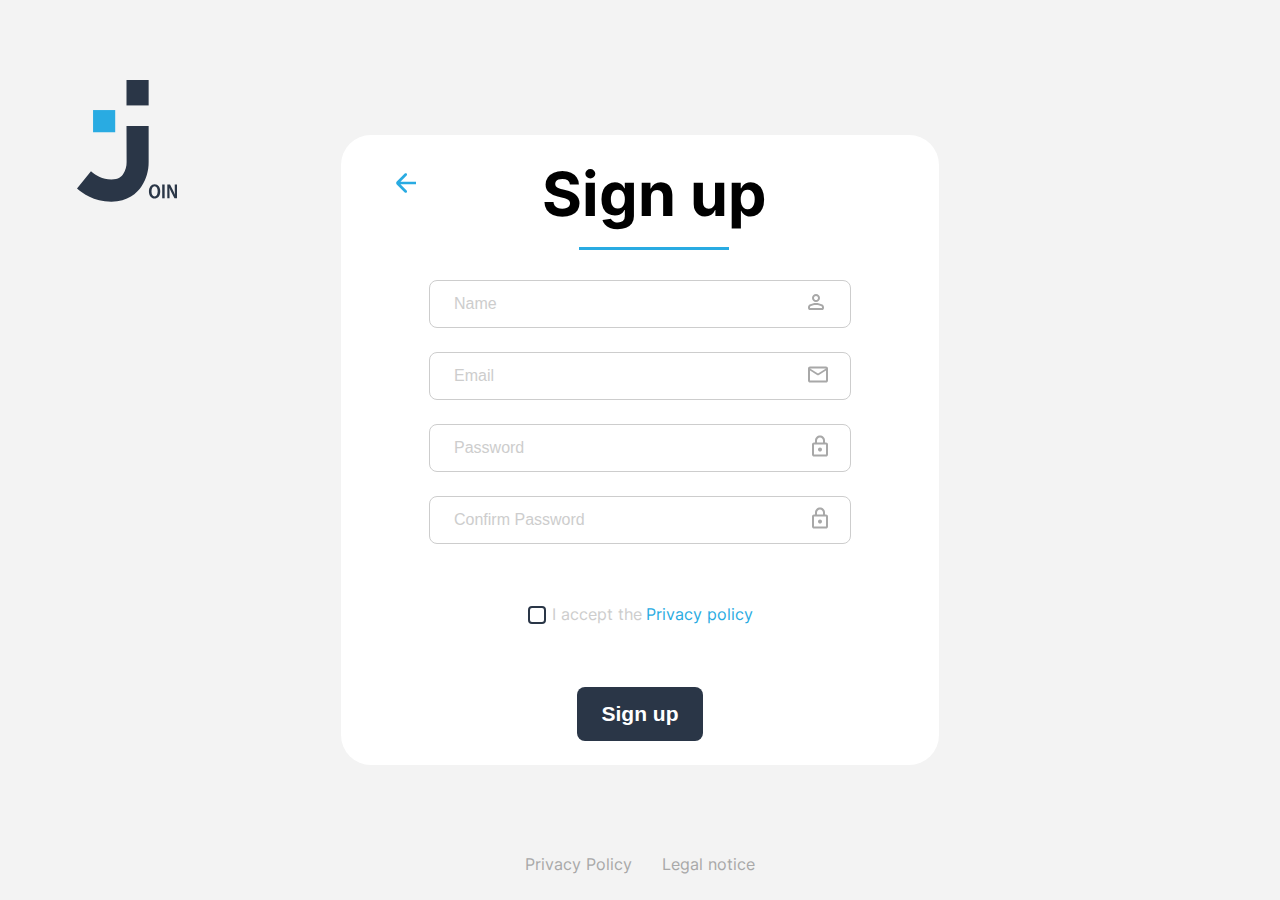
<file: signUp.html>
<!DOCTYPE html>
<html lang="en">
  <head>
    <meta charset="UTF-8" />
    <meta http-equiv="X-UA-Compatible" content="IE=edge" />
    <meta name="viewport" content="width=device-width, initial-scale=1.0" />
    <link rel="icon" type="image/png" sizes="32x32" href="favicon-32x32.png" />
    <link
      rel="stylesheet"
      href="https://cdnjs.cloudflare.com/ajax/libs/font-awesome/5.14.0/css/all.min.css"
      integrity="sha512-1PKOgIY59xJ8Co8+NE6FZ+LOAZKjy+KY8iq0G4B3CyeY6wYHN3yt9PW0XpSriVlkMXe40PTKnXrLnZ9+fkDaog=="
      crossorigin="anonymous"
    />
    <title>Join</title>
    <link rel="stylesheet" href="./css/signUp.css" />
  </head>
  <body onload="getUserData(),load()">
    <div class="signUp-logo">
      <img src="./img/icons/Capa 1.svg" alt="Join-Logo" />
    </div>
    <form class="signUp" id="signUpForm">
      <div class="signUpHeader">
        <div class="closeSignUp" id="backToLogIn">
          <img src="./img/icons/Vector.svg" alt="Back" />
        </div>
        <h1>
          Sign up
          <div class="border-bottom"></div>
        </h1>
      </div>
      <div class="input-layout">
        <div class="input-field">
          <input type="text" id="name" required placeholder="Name" />
          <div class="icon">
            <img src="./img/icons/person-grey.svg" alt="Person" />
          </div>
        </div>
        <div class="confirmPassword">
          <div class="input-field" id="emailField">
            <input type="email" id="email" required placeholder="Email" />
            <div class="icon">
              <img src="./img/icons/mail.svg" alt="E-Mail" />
            </div>
          </div>
          <div class="signUp-error-pw none" id="errorMessageEmail">
            <p>Ups! your email already exists</p>
          </div>
        </div>
        <div class="input-field">
          <input
            minlength="1"
            type="password"
            id="password"
            required
            placeholder="Password"
          />
          <div class="icon">
            <img id="pwIcon" src="./img/icons/lock.svg" alt="Lock" />
          </div>
        </div>
        <div class="confirmPassword">
          <div class="input-field" id="cpwField">
            <input
              minlength="1"
              type="password"
              id="confirmPassword"
              required
              placeholder="Confirm Password"
            />
            <div class="icon">
              <img id="cpwIcon" src="./img/icons/lock.svg" alt="Lock" />
            </div>
          </div>
          <div class="signUp-error-pw none" id="errorMessage">
            <p>Ups! your password don't match</p>
          </div>
        </div>

        <div class="input-checkbox" id="inputCheckbox">
          <img
            src="./img/icons/checkbox-unchecked.svg"
            alt="Checkbox"
            id="checkbox"
            onclick="acceptCheckbox()"
          />
          <p>I accept the</p>
          <a href="#" onclick="newTab('1')"> Privacy policy</a>
        </div>
        <div class="signUp-error-pw confirmBox zero-opacity" id="errorMessageBox">
          <p>Please accept the privacy policy</p>
        </div>
      </div>
      <input class="signUp-btn" type="submit" value="Sign up" />
    </form>
    <footer>
      <div class="dataProtection">
        <a href="#" onclick="newTab('1')">Privacy Policy</a>
        <a href="#" onclick="newTab('0')">Legal notice</a>
      </div>
    </footer>

    <script src="./JS/main-storage.js"></script>
    <script src="./JS/storagS.js"></script>
    <script src="./JS/signUp.js"></script>
  </body>
</html>
</file>
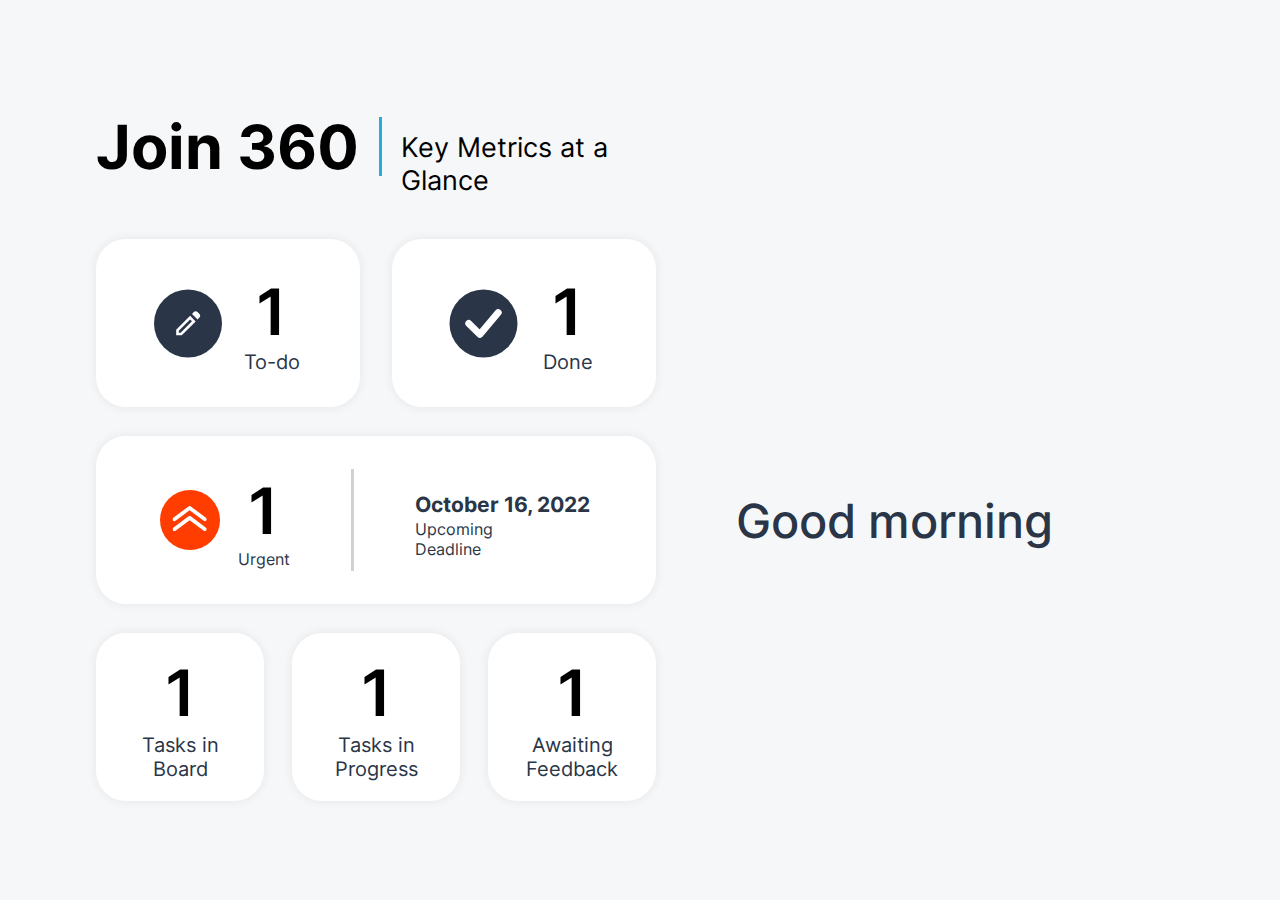
<file: summary.html>
<!DOCTYPE html>
<html lang="en">
  <head>
    <meta charset="UTF-8" />
    <meta http-equiv="X-UA-Compatible" content="IE=edge" />
    <meta name="viewport" content="width=device-width, initial-scale=1.0" />
    <title>Join</title>
    <link rel="stylesheet" href="css/summary.css" />
  </head>
  <body>
    <main>
      <div class="summary-container">
        <div class="summary-header">
          <div class="summary-titel">
            <h1>Join 360</h1>
          </div>
          <div class="summary-border-mid"></div>
          <div class="summary-header-text"><p>Key Metrics at a Glance</p></div>
          <div class="summary-border-bottom"></div>
        </div>
        <div class="summary-body">
          <div class="summary-overview">
            <div class="overview-top">
              <div
                class="overview-top-card"
                id="toDoCard"
                onmouseover="hoverPencil()"
                onmouseout="outPencil()"
                onclick="initBoardHTML()"
              >
                <div class="top-icon">
                  <img
                    id="pencil"
                    src="./img/icons/pencil-dark.svg"
                    alt="Pencil"
                  />
                </div>
                <div class="top-content">
                  <div class="task-number" id="toDo">1</div>
                  <div class="subtitel">To-do</div>
                </div>
              </div>
              <div
                class="overview-top-card"
                id="doneCard"
                onmouseover="hoverDone()"
                onmouseout="outDone()"
                onclick="initBoardHTML()"
              >
                <div class="top-icon">
                  <img id="done" src="./img/icons/done-dark.svg" alt="Done" />
                </div>
                <div class="top-content">
                  <div class="task-number" id="done1">1</div>
                  <div class="subtitel">Done</div>
                </div>
              </div>
            </div>
            <div class="overview-mid">
              <div class="overview-mid-card" onclick="initBoardHTML()">
                <div class="mid-card-left">
                  <div class="mid-icon">
                    <img src="./img/icons/urgents.svg" alt="Urgent" />
                  </div>
                  <div class="top-content">
                    <div class="task-number" id="urgent">1</div>
                    <div class="subtitel">Urgent</div>
                  </div>
                </div>
                <div class="mid-card-mid"></div>
                <div class="mid-card-right">
                  <div class="card-right-date" id="actuell-date">
                    October 16, 2022
                  </div>
                  <div class="subtitel">Upcoming Deadline</div>
                </div>
              </div>
            </div>
            <div class="overview-bottom">
              <div class="overview-bottom-card" onclick="initBoardHTML()">
                <div class="top-content">
                  <div class="task-number" id="inBoard">1</div>
                  <div class="subtitel">Tasks in Board</div>
                </div>
              </div>
              <div class="overview-bottom-card" onclick="initBoardHTML()">
                <div class="top-content">
                  <div class="task-number" id="inProgress">1</div>
                  <div class="subtitel">Tasks in Progress</div>
                </div>
              </div>
              <div class="overview-bottom-card" onclick="initBoardHTML()">
                <div class="top-content">
                  <div class="task-number" id="feedback">1</div>
                  <div class="subtitel">Awaiting Feedback</div>
                </div>
              </div>
            </div>
          </div>
          <div class="summary-greet" id="summaryGreet">
            <div class="greet-body" id="greeting">
              <p>Good morning</p>
            </div>
          </div>
        </div>
      </div>
      <script src="./JS/main-storage.js"></script>
      <script src="./JS/script.js"></script>
      <script src="./JS/summary.js"></script>
    </main>
  </body>
</html>
</file>
<file: css/general.css>
@import url(font_Inter.css);

:root {
  --clr-bg: #f6f7f8;

  --clr-dark-gray: #2a3647;

  /* border */
  --clr-light-gray: #d1d1d1;
  --border-radius: 10px;

  --clr-sidebar-active: #091931;
  --clr-sidebar-hover: #2a3d59;
  --clr-light-blue: #29abe2;
  --clr-font-light: #cdcdcd;
  --clr-light-red: #ff8190;
  --clr-font-light-grey: #a8a8a8;
  --clr-bg-light-grey: #e7e7e7;
  --clr-background-boton: #f3f3f3;

  --clr-prio-red: #ff3d00;
  --clr-prio-orange: #ffa800;
  --clr-prio-green: #7ae229;

  --clr-task-technical: #1fd7c1;
  --clr-task-userstory: #0038ff;

  --header-box-shadow: 0px 4px 4px 0px rgba(0, 0, 0, 0.08);

  --card-box-shadow: 0px 0px 8px 2px rgba(0, 0, 0, 0.05);

  --btn-hvr-box-shadow: 0px 4px 4px 0px rgba(0, 0, 0, 0.25);

  --linear-gradient-hvr-light-grey: linear-gradient(
    0deg,
    rgba(240, 240, 240, 1) 0%,
    rgba(249, 249, 249, 1) 100%
  );

  --card-box-shadow: 0px 0px 8px 2px rgba(0, 0, 0, 0.05);
}

* {
  box-sizing: border-box;
}

body {
  font-family: "Inter", Helvetica, sans-serif;
  margin: 0;
  min-height: 100vh;
  font-weight: 400;
  background-color: var(--clr-bg);
}

h1 {
  font-weight: 700;
  font-size: 61px;
  margin-bottom: 48px;
}

.no-margin {
  margin: 0;
}

h2 {
  font-weight: 500;
  font-size: 47px;
  margin: 0;
}

h3 {
  font-weight: 700;
  font-size: 27px;
  margin: 0;
}

h4 {
  font-weight: 700;
  font-size: 21px;
  margin: 0;
}

h5 {
  font-weight: 700;
  font-size: 20px;
  margin: 0;
}

h6 {
  font-weight: 700;
  font-size: 16px;
  margin: 0;
}

/* Scrollbar */
/* width */
::-webkit-scrollbar {
  /* width: 8px; */
  width: 0px;
  height: 8px;
}

/* Track */
::-webkit-scrollbar-track {
  background: #f6f7f8;
  /* margin-top: 15px; */
  /* margin-bottom: 15px; */
  border-radius: 10px;
}

/* Handle */
::-webkit-scrollbar-thumb {
  background: #d1d1d1;
  border-radius: 10px;
}

/* Handle on hover */
::-webkit-scrollbar-thumb:hover {
  background: #d1d1d1;
}

/* ::-webkit-scrollbar-corner{
    border-radius: 5px;
  } */
/* ::-webkit-scrollbar-track {
   
    margin-bottom: 10px;
} */

/* h1:    Inter 700 61px */
/* column title: Inter 700 20px */

.btn-grey {
  background-color: var(--clr-dark-gray);
  color: white;
  font-size: 21px;
  padding: 12px 0 12px 0;
  border-radius: 10px;
  font-weight: 700;
  display: flex;
  justify-content: center;
  align-items: center;
  gap: 16px;
  border: none;
  cursor: pointer;
}

.btn-grey:hover {
  background-color: var(--clr-light-blue);
  box-shadow: var(--btn-hvr-box-shadow);
}

.btn-white {
  background-color: white;
  color: var(--clr-dark-gray);
  font-size: 20px;
  padding: 12px 0 12px 0;
  border-radius: 10px;
  font-weight: 400;
  display: flex;
  justify-content: center;
  align-items: center;
  gap: 16px;
  border: 1px solid var(--clr-dark-gray);
  cursor: pointer;
}

.btn-white:hover {
  border: 1px solid var(--clr-light-blue);
  color: var(--clr-light-blue);
  box-shadow: var(--btn-hvr-box-shadow);
}

.btn-white:hover img {
  filter: brightness(0) saturate(100%) invert(100%);
  filter: invert(77%) sepia(32%) saturate(7234%) hue-rotate(165deg)
    brightness(92%) contrast(91%);
}

.menu {
  position: absolute;
  top: 96px;
  right: 10px;
  display: flex;
  flex-direction: column;
  justify-content: center;
  align-items: center;
  height: 158px;
  width: 150px;
  background-color: var(--clr-dark-gray);
  padding: 10px;
  border-radius: 20px 0 20px 20px;
  z-index: 1000;
}

.menu a {
  display: flex;
  align-items: center;
  justify-content: flex-start;
  text-decoration: none;
  color: var(--clr-font-light);
  width: 130px;
  height: 46px;
  padding: 8px 0px 8px 16px;
  border-radius: 8px;
}

.menu a:hover {
  cursor: pointer;
  background-color: var(--clr-sidebar-hover);
}

#page-overlay{
  position: fixed;
  z-index: 100;
  top: 0;
  left: 0;
  right: 0;
  bottom: 0;
  width: 100%;
  height: 100%;
  pointer-events: none;
  display: flex;
  justify-content: center;
  align-items: center;
}

.confirmation-container {
  width: 326px;
  height: 74px;
  background-color: var(--clr-dark-gray);
  border-radius: 10px;
  display: flex;
  justify-content: center;
  align-items: center;
  margin-top: 100px; 
  transform: translateY(1000%);
}

.confirmation-container span {
  font-size: 20px;
  font-weight: 400;
  color: white;
  margin-right: 16px;
}

/* @media (max-width: 1200px) {
 
  ::-webkit-scrollbar {
    display: none;
   
  }
} */
</file>
<file: css/frame.css>
/* @import url(general.css);
@import url(contacts.css); */

header {
  position: fixed;
  top: 0;
  width: 100%;
  height: 96px;
  display: flex;
  align-items: center;
  box-shadow: var(--header-box-shadow);
  padding-left: 40px;
  padding-right: 40px;
  justify-content: space-between;
  background-color: white;
  z-index: 10;
}

.header-left{
  display: flex;
  align-items: center;
}
.header-left svg{
  margin-right: 200px;
}


#headline {
  font-size: 20px;
  font-weight: 400;
}

#header-icon-container {
  display: flex;
  align-items: center;
  gap: 22px;
}

#user-profile-initials {
  width: 56px;
  height: 56px;
  border-radius: 50%;
  border: 3px solid var(--clr-dark-gray);
  display: flex;
  align-items: center;
  justify-content: center;
  font-size: 20px;
  font-weight: bold;
  color: var(--clr-light-blue);
}

#user-profile-initials:hover {
  cursor: pointer;
  background-color: var(--clr-bg-light-grey);
}

#sidebar {
  width: 232px;
  padding: 64px 0;
  position: fixed;
  top: 0;
  left: 0;
  bottom: 0;
  background-color: var(--clr-dark-gray);
  display: flex;
  flex-direction: column;
  align-items: center;
  z-index: 10;
}

#sidebar-logo {
  width: 100px;
  margin-bottom: 114px;
}

#sidebar-nav {
  width: 100%;
  display: flex;
  flex-direction: column;
  align-items: flex-start;
  gap: 15px;
  flex: 1;
}

.sidebar-nav-element {
  height: 46px;
  width: 100%;
  display: flex;
  align-items: center;
  gap: 10px;
  font-weight: 400;
  font-size: 16px;
  color: var(--clr-font-light);
  padding-left: 60px;
}

.sidebar-element-active {
  background-color: var(--clr-sidebar-active);
}

.sidebar-nav-element:hover:not(.sidebar-element-active) {
  background-color: var(--clr-sidebar-hover);
  cursor: pointer;
}

.sidebar-links {
  display: flex;
  flex-direction: column;
  gap: 4px;
  width: 100%;
}

.sidebar-link-element {
  color: var(--clr-font-light);
  text-decoration: none;
  font-size: 16px;
  font-weight: 400;
  width: 100%;
  height: 35px;
  padding: 8px;
  padding-left: 60px;
}

.sidebar-link-element:hover {
  font-weight: bold;
  color: var(--clr-light-blue);
}

.main-content-container {
  position: absolute;
  left: 232px;
  top: 96px;
 
}

.dark-background {
  width: 100vw;
  height: 100vh;
  background-color: rgba(0, 0, 0, 0.5);
  position: absolute;
  z-index: 99;
  top: 0;
  left: 0;
  opacity: 0;
}

#overlay-window {
  width: 100vw;
  height: 100vh;
  position: absolute;
  top: 0;
  left: 0;
  
}

.placeholder {
  width: calc(100vw - 232px);
  height: calc(100vh - 96px);
  display: flex;
  justify-content: center;
  align-items: center;
}

#help-icon {
  cursor: pointer;
}

#help-icon:hover {
  width: 22px;
  height: 22px;
}

.d-none {
  display: none !important;
}

@media (max-width: 1200px) {

  header {
    /* position: sticky; */
    top: 0;
    /* width: 100vw; */
    height: 96px;
  }

  #user-profile-initials {
    position: absolute;
    top: 16px;
    right: 16px;
  }

  #headline {
    display: none;
  }


  #help-icon {
    display: none;
  }

  .main-content-container {
    /* position: unset; */
    
    left: 0;
    height: calc(100vh - 176px);
    display: flex;
    flex-direction: column;
    /* align-items: center; */
    width: 100%;
  }

  #sidebar {
    position: fixed;
    top: auto;
    bottom: 0;
    width: 100%;
    height: 80px;
    align-items: center;
    padding: 0;
  }

  #sidebar-logo {
    display: none;
  }

  #sidebar-nav {
    flex-direction: row;
    align-items: center;
    justify-content: center;
    width: 60%;
  }

  .sidebar-nav-element {
    height: 100%;
    width: 100%;
    flex-direction: column;
    align-items: center;
    padding-left: 0;
    padding: 8px;
    border-radius: 10px;
  }

  .sidebar-links {
    display: none;
  }

  #page-container {
    display: flex;
    flex-direction: column;
  }
}

@media (max-width: 700px){
  .sidebar-nav-element{
    font-size: 14px;
  }
  #sidebar-nav{
    width: 100%;
  }
}

@media(max-width:500px){
  #sidebar-nav{
    justify-content: space-around;
    gap: unset;
  }
  .sidebar-nav-element{
    padding-inline: 4px;
  }
}
</file>
<file: css/addTask.css>
/* @import url(general.css); */

.mb-12 {
    margin-bottom: 12px !important;
}

.board-overlay {
    position: fixed;
    left: 0;
    top: 0;
    right: 0;
    bottom: 0;
    z-index: 50;
    background-color: rgba(0, 0, 0, 0.5);
    display: flex;
    padding-block: 16px;
    justify-content: center;
    align-items: center;
}

.confirm-slide-in-animation {
    animation: confirm-slide-in 0.3s ease-in-out forwards;
}

.confirm-slide-out-animation {
    animation: confirm-slide-out 0.3s ease-in-out forwards;
}

@keyframes confirm-slide-in {
    0% {
        transform: translateY(1000%);
    }

    100% {
        transform: translatex(0);
    }
}

@keyframes confirm-slide-out {
    0% {
        transform: translate(0);
    }

    100% {
        transform: translateY(1000%);
    }
}

#content-container {
    margin-left: 96px;
    margin-top: 110px;
    margin-right: 64px;
    padding-bottom: 64px;
}

.addTask-headline {
    margin-top: 0;
}

#addTask-form {
    display: flex;
    flex-direction: column;
    max-width: 944px;
}

.addTask-column-wrapper {
    display: flex;
    display: grid;
    grid-template-columns: 1fr max-content 1fr;
}

.addTask-column {
    display: flex;
    flex-direction: column;
    /* max-width: 500px; */
    /* flex: 1; */

    flex: 0 1 auto;
}

.addTask-separator {
    margin-inline: 32px;
    min-height: 90%;
    width: 1px;
    background-color: var(--clr-light-gray);
}

.addTask-label {
    font-size: 20px;
    color: var(--clr-dark-gray);
    margin-bottom: 8px;
}
.addTask-hint {
    margin-right: 20px;
}

.required::after,
.addTask-hint::before {
    content: '*';
    color: var(--clr-light-red);
}

.addTask-input-element {
    display: flex;
    flex-direction: column;
    margin-bottom: 32px;
    width: 100%;
}

.addTask-inputField {
    border-radius: 10px;
    width: 100%;
    height: 48px;
    border: 1px solid var(--clr-light-gray);
    padding: 12px 16px;
    font-size: 20px;
    font-family: 'Inter', Helvetica, sans-serif;
    color: var(--clr-dark-gray);
    background-color: white;
    position: relative;
}
.addTask-inputField:focus-visible {
    outline: 1px solid var(--clr-light-blue) !important;
}

.blue-outline {
    outline: 1px solid var(--clr-light-blue);
}

.addTask-textarea {
    min-height: 120px;
    font-family: 'Inter', Helvetica, sans-serif;
}

.addTask-assigned {
    padding-block: 0 !important;
    display: flex;
    justify-content: space-between;
    align-items: center;
    z-index: 5;
    position: relative;
}

.addTask-searchField {
    padding: 0;
    font-size: 20px;
    border: none;
    color: var(--clr-dark-gray);
    outline: none;
    flex: 1;
}

.addTask-round-btn-frame {
    height: 24px;
    width: 24px;
    border-radius: 50%;
    display: flex;
    align-items: center;
    justify-content: center;
    cursor: pointer;
}

.addTask-round-btn-frame:hover {
    background-color: var(--clr-light-gray);
}

.addTask-arrow-btn {
    cursor: pointer;
}

.arrow-up {
    transform: rotate(180deg);
}

.addTask-dropdown-container {
    background-color: white;
    border-radius: var(--border-radius);
    box-shadow: var(--card-box-shadow);
    display: flex;
    flex-direction: column;
    position: absolute;
    left: 0;
    right: 0;
    top: 48px;
    gap: 1px;
}

.addTask-dropdown-container.contacts {
    max-height: 250px;
    overflow-y: scroll;
}

.contact-element {
    display: flex;
    align-items: center;
    width: 100%;
    cursor: pointer;
    padding-block: 12px;
    padding-inline: 16px;
    border-radius: 10px;
}

.contact-element:hover:not(.contact-selected) {
    background-color: var(--clr-light-gray);
}

.contact-selected {
    background-color: var(--clr-dark-gray);
    opacity: 0.95;
    color: white;
}

.contact-selected:hover {
    opacity: 1;
}

.addTask-profile-badge {
    width: 32px;
    height: 32px;
    border-radius: 50%;
    background-color: #ff7a00;
    color: white;
    display: flex;
    align-items: center;
    justify-content: center;
    margin-right: 8px;
    font-size: 10px;
}

.addTask-dropdown-text {
    flex: 1;
    margin: 0;
}

.addTask-checkbox {
    width: 18px;
    height: 19px;
}

.addTask-badges-container {
    display: flex;
    flex-wrap: wrap;
    gap: 0;
    margin-bottom: 12px;
}

.addTask-btn-container {
    border-radius: 10px;
    height: 48px;
    display: flex;
    justify-content: space-between;
    align-items: center;
    gap: 8px;
}

.addTask-prio-btn {
    display: flex;
    align-items: center;
    justify-content: center;
    gap: 8px;
    border-radius: 10px;
    width: 136px;
    height: 100%;
    border: 1px solid var(--clr-light-gray);
    font-size: 20px;
    font-family: 'Inter', Helvetica, sans-serif;
    color: var(--clr-dark-gray);
    user-select: none;
}

.addTask-prio-btn:hover:not(.selected) {
    cursor: pointer;
}

.selected {
    color: white;
    font-weight: 700;
}

.urgent svg {
    width: 20px;
}

.urgent.selected {
    background-color: var(--clr-prio-red);
}

.medium.selected {
    background-color: var(--clr-prio-orange);
}

.low.selected {
    background-color: var(--clr-prio-green);
}

.urgent svg path {
    fill: var(--clr-prio-red);
}

.selected svg path {
    fill: white;
}

.category-element {
    padding-block: 12px;
    cursor: pointer;
    padding-inline: 16px;
    border-radius: 10px;
}

.category-element:hover {
    background-color: var(--clr-light-gray);
}

.input-subtask {
    display: flex;
    justify-content: space-between;
    cursor: pointer;
}

.addTask-add-btn {
    width: 14px;
    height: 14px;
}

.addTask-inputField-subtask {
    border-radius: 10px;
    width: 100%;
    height: 48px;
    border: 1px solid var(--clr-light-gray);
    padding: 12px 16px;
    font-size: 20px;
    font-family: 'Inter', Helvetica, sans-serif;
    color: var(--clr-dark-gray);
    background-color: white;
    display: flex;
    justify-content: space-between;
    cursor: pointer;
}

.addTask-inputField-sub {
    display: flex;

    height: 100%;
    border: none;
    font-size: 20px;
    border: none;
    cursor: pointer;
}

.inputField-enabled {
    cursor: text;
}

.addTask-inputField-sub:focus {
    outline: none;
}

.addTask-delete-accept-container {
    display: flex;
    gap: 8px;
}

.addTask-subtask-container {
    width: 100%;
    min-height: 50px;
    padding-bottom: 12px;
}

.addTask-subtask-element {
    list-style: circle;
    display: flex;
    justify-content: space-between;
    align-items: center;
    min-width: 100%;
    padding: 8px;
    border-radius: 10px;
    position: relative;
    padding-left: 16px;
    cursor: pointer;
}

.addTask-subtask-element:hover:not(.subtask-element-selected) {
    background-color: var(--clr-light-gray);
}

.subtask-element-selected {
    border-bottom: 1px solid var(--clr-light-blue);
    border-radius: 0;
    background-color: white;
}

.addTask-subtask-listElement {
    flex: 1;
    border: none;
    background-color: transparent;
    font-size: 16px;
    position: relative;
    cursor: pointer;
}

.dot-before::before {
    content: '\A   ';
    width: 5px;
    height: 5px;
    position: absolute;
    left: 6px;
    border-radius: 50%;
    background: var(--clr-dark-gray);
    display: inline-block;
}

.addTask-subtask-element.no-before::before {
    content: none;
}

.addTask-subtask-listElement:focus {
    outline: none;
}

.subtask-icon {
    cursor: pointer;
}

.subtask-icon svg {
    height: 18px;
    width: 18px;
}

.subtask-delete,
.subtask-accept {
    margin-left: 8px;
}

.d-none {
    display: none;
}

.addTask-controls {
    display: flex;
    justify-content: space-between;
    align-items: center;
}

.addTask-control-btn-container {
    display: flex;
    align-items: center;
    gap: 16px;
}

.addTask-control-btn {
    display: flex;
    align-items: center;
    height: 56px;
    border-radius: 10px;
    padding: 16px;
    font-size: 21px;
    cursor: pointer;
}

.cancel-btn {
    border: 2px solid var(--clr-dark-gray);
}

.cancel-svg {
    width: 16px;
    height: 16px;
    margin-left: 8px;
}

.cancel-btn:hover,
.cancel-btn:hover svg path {
    border-color: var(--clr-light-blue);
    color: var(--clr-light-blue);
    stroke: var(--clr-light-blue);
}

.create-btn {
    border: 1px solid var(--clr-dark-gray);
    background-color: var(--clr-dark-gray);
    color: white;
}

.create-svg {
    width: 16px;
    height: 16px;
    margin-left: 8px;
    flex-shrink: 0;
}

.addTask-control-btn:last-child:hover {
    background-color: var(--clr-light-blue);
    border-color: var(--clr-light-blue);
}

.popup {
    grid-template-columns: 1fr;
    width: 100%;
}

.auto-height {
    min-height: auto;
}

.on-mobile {
  position: sticky;
  bottom: 0;
  transform: translateY(48px);
  margin-inline: auto;
  background-color: white;
  padding-bottom: 20px;
  width: 100%;
}

@media (max-width: 1200px) {
    .addTask-column-wrapper * {
        font-size: 16px;
    }
    .addTask-hint {
        font-size: 14px;
        margin-right: 10px;
    }
    .addTask-input-element {
        margin-bottom: 24px;
    }
    #content-container {
        margin-top: 48px;
        padding-bottom: 100px;
    }
    .addTask-control-btn {
        font-size: 18px;
        padding: 10px;
    }
}

@media (max-width: 1030px) {
    .addTask-column-wrapper {
        grid-template-columns: 1fr;
    }
    .addTask-controls {
        width: 424px;
        position: fixed;
        z-index: 5;
        bottom: 80px;
        background-color: var(--clr-bg);
        padding-block: 12px;
    }

    .on-mobile {
        position: sticky;
        bottom: 0;
        transform: translateY(48px);
        margin-inline: auto;
        background-color: white;
        padding-bottom: 20px;
    }

    .addTask-subtask-container {
        margin-bottom: 80px;
    }
}

@media (max-width: 650px) {
    #content-container {
        /* width: 100vw; */
        margin-inline: auto;
        padding-inline: 16px;
    }
}

@media (max-width: 500px) {
    .addTask-headline {
        font-size: 48px;
        margin-bottom: 40px;
    }
}

@media (max-width: 450px) {
    /* .addTask-column-wrapper * {
    font-size: 16px;
  }
  .addTask-input-element {
    margin-bottom: 24px;
  } */
    .addTask-prio-btn {
        font-size: 16px;
        /* width: auto; */
        padding-block: 4px;
        width: 110px;
    }
    .addTask-controls {
        max-width: 100%;
        left: 0;
        margin-inline: auto;
        padding-inline: 16px;
    }
}

@media (max-width: 370px) {
    #content-container {
        padding-inline: 8px;
    }
    .addTask-prio-btn {
        width: 95px;
    }
    .addTask-prio-btn,
    .addTask-btn-container {
        gap: 4px;
    }
    .addTask-prio-btn svg {
        width: 18px;
    }
}
</file>
<file: css/board.css>
/* @import url(general.css); */

#board-content-container {
    margin-left: 96px;
    margin-top: 110px;
    display: flex;
    flex-direction: column;
    max-width: 100%;
    padding-left: 12px;
    padding-bottom: 80px;
}

#board {
    align-self: flex-start;
}

.board-headline {
    margin-block: 0;
    /* margin-bottom: 48px; */
    display: flex;
    align-items: center;
    justify-content: space-between;
}

.board-headline h1 {
    margin: 0;
}

.board-headline-menu {
    display: flex;
    align-items: center;
    justify-content: space-between;
    flex-wrap: wrap;
    margin-bottom: 10px;
}

.board-controller {
    display: flex;
}

.board-search {
    /* width: 312px; */
    height: 48px;
    border-radius: 10px;
    border: 1px solid var(--clr-font-light-grey);
    position: relative;
    background-color: white;
    padding-inline: 16px;
    display: flex;
    align-items: center;
    justify-content: space-between;
}

.board-search-btn-frame {
    width: 48px;
    height: 32px;
    display: flex;
    justify-content: flex-end;
    border-left: 1px solid var(--clr-light-gray);
}

.blue-outline {
    outline: 1px solid var(--clr-light-blue);
}

.board-round-btn-frame {
    height: 32px;
    width: 32px;
    border-radius: 50%;
    display: flex;
    align-items: center;
    justify-content: center;
    cursor: pointer;
    transition: all 75ms;
    position: relative;
}

.board-round-btn-frame:hover {
    background-color: var(--clr-light-gray);
}

.board-search input {
    font-size: 20px;
    width: 80%;
    height: 100%;
    border: none;
    outline: none;
}

.board-btn-addTask {
    margin-left: 32px;
    height: 48px;
    border-radius: 10px;
    background-color: var(--clr-dark-gray);
    color: white;
    font-weight: 700;
    font-size: 21px;
    display: flex;
    align-items: center;
    padding: 8px 16px;
    cursor: pointer;
    border: none;
    transition: all 75ms;
}

.board-btn-addTask:hover {
    background-color: var(--clr-light-blue);
}

.board-btn-addTask svg {
    margin-left: 10px;
}

.board-column-container {
    display: flex;
    gap: 24px;
    flex-shrink: 0;
    opacity: 0;
    transition: all 75ms ease-in;
}

.board-column {
    display: flex;
    flex-direction: column;
    align-items: center;
    width: 252px;
    flex-shrink: 0;
    min-height: 500px;
    gap: 16px;
    margin-top: 32px;
    position: relative;
}

.board-column-header {
    display: flex;
    flex-direction: row;
    justify-content: space-between;
    align-items: center;
    padding-inline: 8px;
    width: 100%;
}

.board-colum-headline {
    font-size: 20px;
    font-weight: 700;
    margin: 0;
}

.board-addTask-control {
    display: flex;
    justify-content: center;
    align-items: center;
    cursor: pointer;
    width: 24px;
    height: 24px;
    border: 2px solid var(--clr-dark-gray);
    border-radius: 8px;
}

.board-addTask-control svg {
    width: 8px;
    height: 8px;
}

.control-mobile {
    width: 40px;
    height: 40px;
    background-color: var(--clr-dark-gray);
    display: none;
    cursor: pointer;
}
.control-mobile svg {
    width: 20px;
    height: 20px;
}

.board-addTask-control:hover:not(.control-mobile),
.board-addTask-control:hover path:not(.control-mobile path) {
    border-color: var(--clr-light-blue);
    fill: var(--clr-light-blue);
}

.board-column-noTask {
    width: 99%;
    height: 48px;
    border: 2px dotted var(--clr-font-light-grey);
    border-radius: 10px;
    background-color: var(--clr-bg-light-grey);
    color: var(--clr-font-light-grey);
    display: flex;
    justify-content: center;
    align-items: center;
    text-align: center;
    padding-inline: 8px;
    position: absolute;
    top: 50px;
    left: 1px;
    z-index: 0;
    pointer-events: none;
}

.card-container {
    display: flex;
    flex-direction: column;
    align-items: center;
    gap: 24px;
    min-height: 100vh;
    /* padding-bottom: 250px; */
    border-radius: 24px;
    width: 100%;
}

.board-card-header {
    display: flex;
    width: 100%;
    justify-content: space-between;
    align-items: first baseline;
}

.board-card-move-btn {
    height: 18px;
    width: 18px;
    cursor: move;
    display: none;
}

.board-card-move-btn:hover path {
    fill: var(--clr-light-blue);
}

.board-task-card {
    width: 100%;
    border-radius: 24px;
    box-shadow: 0 0 10px 3px rgba(0, 0, 0, 0.08);
    padding: 16px;
    cursor: pointer;
    z-index: 2;
    background-color: white;
    /* display: flex;
    flex-direction: column; */
}

.board-task-category {
    background-color: var(--clr-task-userstory);
    width: fit-content;
    color: white;
    padding: 4px 16px;
    border-radius: 8px;
    margin: 0 0 24px 0;
}

.board-task-description:not(.detail-card-description) {
    font-size: 16px;
    font-weight: 400;
    color: var(--clr-font-light-grey);
    margin-bottom: 0;

    overflow: hidden;
    text-overflow: ellipsis;
    display: -webkit-box;
    -webkit-line-clamp: 2; /* number of lines to show */
    line-clamp: 2;
    -webkit-box-orient: vertical;
}

.board-task-progress {
    display: flex;
    width: 100%;
    align-items: center;
    gap: 11px;
    margin-block: 24px;
}

.board-task-progress p {
    font-size: 12px;
    margin: 0;
}

.board-task-progress-inner {
    width: 50%;
    height: 100%;
    border-radius: 8px;
    background-color: #4589ff;
}

.board-task-progressbar {
    flex: 1;
    background-color: #f4f4f4;
    height: 8px;
    border-radius: 8px;
    overflow: hidden;
}

.board-task-profile-badge-container {
    display: flex;
    align-items: center;
    flex-wrap: wrap;
    padding-left: 16px;
}

.board-task-profile-badge {
    width: 32px;
    height: 32px;
    border-radius: 50%;
    background-color: #ff7a00;
    border: 1px solid white;
    color: white;
    display: flex;
    align-items: center;
    justify-content: center;
    margin-right: 8px;
    font-size: 10px;
    margin-left: -16px;
}

.board-task-footer {
    display: flex;
    align-items: center;
    width: 100%;
    flex-wrap: nowrap;
    justify-content: space-between;
    margin-top: auto;
}

.board-task-priority-container {
    width: 32px;
    height: 32px;
    display: flex;
    justify-content: center;
    align-items: center;
}

.board-ghostCard {
    width: 100%;
    height: 250px;
    border-radius: 24px;
    border: 2px dotted var(--clr-font-light-grey);
    opacity: 0;
}

.show-ghostCard {
    opacity: 1;
}

.remove-ghostCard {
    opacity: 0 !important;
}

.margin-55 {
    margin-top: 75px;
}

.card-rotate {
    transform: rotate(5deg);
    transition: all 75ms ease-in-out;
}

.d-none {
    display: none !important;
}

.board-overlay {
    position: fixed;
    left: 0;
    top: 0;
    right: 0;
    bottom: 0;
    z-index: 50;
    /* overflow-x: scroll; */
    background-color: rgba(0, 0, 0, 0.5);

    display: flex;
    padding-block: 16px;
    justify-content: center;
    align-items: center;
}

.details-card-container {
    width: 525px;
    height: fit-content;
    background-color: white;
    border-radius: 30px;
    padding: 40px 40px;
    display: flex;
    flex-direction: column;
    gap: 24px;
    flex-grow: 0;
    transform: translateX(1000%);
}

.popup-card-container {
    /* width: fit-content; */
    min-width: min(400px, 100%);
    width: min-content;
    height: fit-content;
    max-height: 100%;
    background-color: white;
    border-radius: 30px;
    padding: 48px 40px;
    display: flex;
    flex-direction: column;
    gap: 24px;
    flex-grow: 0;
    overflow-x: auto;
    z-index: 100;
}

.board-task-detail-header {
    display: flex;
    justify-content: space-between;
    align-items: center;
}
.board-task-detail-close {
    cursor: pointer;
}

.flex-end {
    align-self: flex-end;
    transform: translateY(-10px);
}

.board-task-detail-close path {
    pointer-events: none;
}

.detail-card-category {
    font-size: 23px;
    margin: 0;
}

.detail-card-title {
    font-size: 61px;
    font-weight: 700;
}
.detail-card-description {
    margin-top: 0;
    color: black;
    font-size: 20px;
}
.detail-card-line {
    display: flex;
    align-items: center;
}
.detail-card-line-label {
    width: 117px;
}
.detail-card-line-info {
    display: flex;
    align-items: center;
}
.detail-card-line-info svg {
    margin-left: 10px;
}
.details-badge-container {
    display: flex;
    align-items: center;
    margin-top: 7px;
}
.details-profile-badge {
    width: 40px;
    height: 40px;
    border-radius: 50%;
    background-color: #ff7a00;
    border: 1px solid white;
    color: white;
    display: flex;
    align-items: center;
    justify-content: center;
    margin-right: 8px;
    font-size: 12px;
    margin: 7px 16px;
}
.detail-card-subtask-container {
    display: flex;
    flex-direction: column;
    gap: 8px;
}

.detail-card-subtask {
    display: flex;
    align-items: center;
    padding-block: 6px;
    margin: 0;
    padding-left: 16px;
}
.detail-card-subtask p {
    margin: 0;
}

.addTask-checkbox {
    width: 18px;
    height: 19px;
    margin-right: 16px;
    cursor: pointer;
}

.detail-card-footer {
    display: flex;
    width: 100%;
    justify-content: flex-end;
    align-items: center;
    gap: 8px;
}
.detail-card-footer-btn {
    display: flex;
    align-items: center;
    gap: 10px;
    font-size: 16px;
    cursor: pointer;
}
.detail-card-footer-btn:hover,
.detail-card-footer-btn:hover > svg path {
    color: var(--clr-light-blue);
    fill: var(--clr-light-blue);
}

.detail-card-footer-btn svg {
    pointer-events: none;
}
.border-left {
    padding-left: 8px;
    border-left: 1px solid var(--clr-light-gray);
}

.card-slide-in-animation {
    animation: card-slide-in 0.3s ease-in-out forwards;
}

.card-slide-out-animation {
    animation: card-slide-out 0.3s ease-in-out forwards;
}

@keyframes card-slide-in {
    0% {
        transform: translateX(1000%);
    }

    100% {
        transform: translatex(0);
    }
}

@keyframes card-slide-out {
    0% {
        transform: translate(0);
    }

    100% {
        transform: translateX(1000%);
    }
}



@media (max-width: 1420px) {
    .board-column {
        min-height: unset;
        /* width: calc(100vw - 12px); */
        width: calc(100vw - 350px);
        overflow-x: scroll;
        padding-bottom: 12px;
        padding-left: 5px;
    }
    .board-column-container {
        flex-direction: column;
        /* width: 100vw; */
    }
    .card-container {
        flex-direction: row;
        min-height: 80px;
        padding-bottom: 0;
    }
    .board-task-card {
        display: flex;
        flex-direction: column;
        flex-shrink: 0;
        align-self: stretch;
        width: 252px;
        min-height: 252px;
    }

    .board-column-noTask {
        flex-shrink: 0;
        align-self: stretch;
        width: 252px;
    }

    .board-ghostCard {
        display: none;
    }

    .board-headline-menu {
        flex-direction: column;
        align-items: flex-start;
        width: max-content;
    }
    .board-headline {
        width: 100%;
        margin-bottom: 24px;
    }
    .board-headline h1 {
        font-size: 47px;
    }

    .control-mobile {
        display: flex;
        cursor: pointer;
    }

    .card-rotate {
        transform: rotate(0);
    }
    .board-card-move-btn {
        display: block;
    }
}

@media (max-width: 1420px) {
    .board-btn-addTask {
        display: none;
    }
    .board-column-header {
        /* max-width: min(300px, 98%); */
        max-width: min(330px, 98%);
        align-self: flex-start;
    }
}

@media (max-width: 1200px) {
    .board-overlay {
        margin-left: 0;
    }
    #board-content-container {
        margin-top: 48px;
        margin-left: 16px;
    }
    .board-column {
        width: calc(100vw - 30px);
    }
}

@media (max-width: 400px) {
    .board-task-card {
        width: 220px !important;
    }
    #board-content-container {
        margin-left: 0;
    }
}

@media (max-width: 350px) {
    .board-headline-menu {
        width: calc(100vw - 30px);
    }
}

@media (max-width: 500px) {
    .board-overlay {
        padding: 0 0 80px 0 !important;
    }

    .popup-card-container {
        padding-inline: 16px;
        height: 100%;
        width: 100%;
        border-radius: 0;
    }
}
.board-task-title.detail-card-title {
    font-size: 48px;
}

.stop-scrolling {
    height: 100%;
    overflow: hidden;
}

.move-submit-btn {
    margin-top: 32px;
    height: 48px;
    border-radius: 10px;
    background-color: var(--clr-dark-gray);
    color: white;
    font-weight: 700;
    font-size: 21px;
    display: flex;
    align-items: center;
    padding: 8px 16px;
    cursor: pointer;
    border: none;
    transition: all 75ms;
}

#form-moveTo {
    font-size: 20px;
}

#form-moveTo p {
    font-weight: 700;
}

input[type='radio'] {
    -ms-transform: scale(1.5); /* IE 9 */
    -webkit-transform: scale(1.5); /* Chrome, Safari, Opera */
    transform: scale(1.5);
    margin-bottom: 16px;
    border: 2px solid #999;
    margin-right: 5px;
    cursor: pointer;
}

input[type='radio']:hover {
    background-color: var(--clr-light-blue);
}
</file>
<file: css/contacts.css>
/* @import url(general.css);
 */
@keyframes fade-in {
    0% {
        opacity: 0;
    }
    100% {
        opacity: 1;
    }
}

@keyframes fade-out {
    0% {
        opacity: 1;
    }
    100% {
        opacity: 0;
    }
}

.fade-in-animation {
    animation: fade-in 0.5s ease-in-out forwards;
}

.fade-out-animation {
    animation: fade-out 0.5s ease-in-out forwards;
}

/****************/

body {
    overflow-x: hidden;
}

.d-column-flex-start {
    display: flex;
    flex-direction: column;
    align-items: flex-start;
}

.main-contacts-container {
    width: calc(100vw - 232px);
    height: calc(100vh - 96px);
    display: flex;
    position: inherit;
    z-index: 1;
}

#dark-background {
    width: 100vw;
    height: 100vh;
    position: absolute;
    z-index: 20;
}

.contacts-list {
    min-width: 452px;
    background-color: white;
    display: flex;
    flex-direction: column;
    align-items: center;
    box-shadow: var(--card-box-shadow);
}

.btn-container {
    width: 100%;
    padding: 22.5px 52px 22.5px 52px;
    position: relative;
    top: 0;
    left: 0;
}

.btn-add-contact {
    width: 100%;
}

.btn-add-contact::before {
    content: 'Add new contact';
}

.btn-add-contact::after {
    content: url('../img/icons/person_add.svg');
}

#register-container {
    display: flex;
    flex-direction: column;
    align-items: center;
    overflow-y: scroll;
    width: 100%;
    height: 100%;
}

.registerbox {
    display: flex;
    align-items: center;
    width: 100%;
    height: 78px;
    padding: 15px 24px 15px 24px;
    border-bottom: 1px solid var(--clr-light-gray);
    font-size: 20px;
    font-weight: 400;
}

.contact-container {
    display: flex;
    align-items: center;
    gap: 35px;
    cursor: pointer;
    border-radius: 10px;
    width: 352px;
    height: 78px;
    padding: 15px 24px 15px 24px;
}

.initials-badge {
    width: 42px;
    height: 42px;
    border-radius: 50%;
    display: flex;
    justify-content: center;
    align-items: center;
    color: white;
    font-size: 12px;
    font-weight: 400;
    border: 2px solid white;
}

.contact-name {
    font-size: 20px;
    font-weight: 400;
    display: flex;
    margin-bottom: 5px;
}

.contact-email {
    font-size: 16px;
    font-weight: 400;
    color: var(--clr-light-blue);
}

.element-active:not(.contact-email) {
    background-color: var(--clr-dark-gray);
    color: white;
}

.contact-container:hover:not(.element-active) {
    background-image: var(--linear-gradient-hvr-light-grey);
}

/*Contact Details*/
.contacts-section-headline {
    display: flex;
    align-items: center;
    gap: 30px;
    margin-left: 55px;
    margin-top: 110px;
}

.separator-upright-lightblue {
    height: 59px;
    width: 3px;
    background-color: var(--clr-light-blue);
    border-radius: 10px;
}

.headline-claim {
    font-weight: 400;
    font-size: 27px;
    color: var(--clr-dark-gray);
}

.details-container {
    margin-left: 55px;
    margin-top: 39px;
}

.detail-header {
    display: flex;
    align-items: center;
    flex-wrap: wrap;
}

.name-right {
    height: 88px;
    display: flex;
    flex-direction: column;
    justify-content: space-between;
}

.function-container {
    display: flex;
    gap: 10px;
}

.edit-delete-btn {
    display: flex;
    align-items: center;
    font-size: 16px;
    font-weight: 400;
    gap: 11px;
    cursor: pointer;
    border: none;
    color: var(--clr-dark-gray);
    background-color: white;
}

.edit-delete-btn:hover {
    color: var(--clr-light-blue);
}

#edit-btn img {
    filter: invert(21%) sepia(15%) saturate(1620%) hue-rotate(176deg) brightness(95%) contrast(91%);
    width: 18px;
    height: 18px;
}

#delete-btn img {
    filter: invert(21%) sepia(15%) saturate(1620%) hue-rotate(176deg) brightness(95%) contrast(91%);
    width: 16px;
    height: 18px;
}

#edit-btn:hover img {
    filter: invert(59%) sepia(91%) saturate(1353%) hue-rotate(166deg) brightness(90%) contrast(95%);
}

#delete-btn:hover img {
    filter: invert(59%) sepia(91%) saturate(1353%) hue-rotate(166deg) brightness(90%) contrast(95%);
}

.contact-information-header {
    font-weight: 400;
    font-size: 20px;
    color: black;
    margin-top: 48px;
    margin-bottom: 48px;
}

.contact-information-container {
    display: flex;
    flex-direction: column;
    height: 128px;
    justify-content: space-between;
}

.contact-information-container a {
    text-decoration: none;
    color: var(--clr-light-blue);
}

/*add Contact Slider*/

.contact-slider {
    width: 1212px;
    height: 592px;
    border-radius: 30px;
    position: absolute;
    top: 50%;
    left: 50%;
    transform: translate(+200%, -50%);
    background-color: white;
    display: flex;
    z-index: 100;
}

.slide-in-animation {
    animation: slide-in 0.8s ease-in-out forwards;
}

.slide-out-animation {
    animation: slide-out 0.8s ease-in-out forwards;
}

@keyframes slide-in {
    0% {
        transform: translate(+200%, -50%);
    }
    100% {
        transform: translate(-50%, -50%);
    }
}

@keyframes slide-out {
    0% {
        transform: translate(-50%, -50%);
    }
    100% {
        transform: translate(+200%, -50%);
    }
}

.d-none {
    display: none !important;
}

.slider-header-container {
    background-color: var(--clr-dark-gray);
    width: 467px;
    height: 100%;
    border-radius: 30px 0 0 30px;
    display: flex;
    flex-direction: column;
    justify-content: center;
    padding-left: 48px;
}

.slider-header-container img {
    width: 55.6px;
    height: 66.48px;
    margin-bottom: 12px;
}

.separator-across-lightblue {
    width: 90px;
    height: 3px;
    background-color: var(--clr-light-blue);
    border-radius: 10px;
    margin-bottom: 60px;
}

.add-claim {
    font-weight: 400;
    font-size: 27px;
    color: white;
    margin-bottom: 16px;
}

.clr-white {
    color: white;
}

.contact-input-container {
    display: flex;
    justify-content: center;
    align-items: center;
    padding-left: 83px;
}

.input-form-container {
    display: flex;
    flex-direction: column;
    align-items: flex-start;
    justify-content: center;
}

.inputfields {
    display: flex;
    flex-direction: column;
    gap: 32px;
    margin-bottom: 48px;
}

label {
    position: relative;
}

#input-name-label:before {
    content: '';
    position: absolute;
    right: 10px;
    top: 0;
    bottom: 0;
    width: 24px;
    background: url('../img/icons/person-grey.svg') center / contain no-repeat;
}

#input-email-label:before {
    content: '';
    position: absolute;
    right: 10px;
    top: 0;
    bottom: 0;
    width: 24px;
    background: url('../img/icons/mail-grey.svg') center / contain no-repeat;
}

#input-phone-label:before {
    content: '';
    position: absolute;
    right: 10px;
    top: 0;
    bottom: 0;
    width: 24px;
    background: url('../img/icons/call-grey.svg') center / contain no-repeat;
}

.contact-inputField {
    width: 422px;
    height: 48px;
    background: none;
    border: 1px solid var(--clr-light-gray);
    font-size: 20px;
    font-family: 'Inter', Helvetica, sans-serif;
    color: var(--clr-dark-gray);
    position: relative;
    padding: 13px 21px 13px 21px;
    border-radius: 10px;
}

.contact-inputField:focus {
    border: 1px solid var(--clr-light-blue);
    outline: none;
}

.contact-inputField::placeholder {
    color: var(--clr-light-gray);
}

.contact-badge {
    width: 120px;
    height: 120px;
    padding: 30px;
    border: 3px solid white;
    border-radius: 50%;
    display: flex;
    justify-content: center;
    align-items: center;
    margin-right: 72px;
    color: white;
    font-size: 47px;
    font-weight: 500;
}

.person-details-badge {
    width: 120px;
    height: 120px;
    padding: 30px;
    border: 3px solid white;
    border-radius: 50%;
    display: flex;
    justify-content: center;
    align-items: center;
    margin-right: 72px;
    color: white;
    font-size: 47px;
    font-weight: 500;
}

.cancel-x {
    position: absolute;
    top: 62px;
    right: 62px;
    cursor: pointer;
}

.cancel-create-buttons-container {
    display: flex;
    gap: 24px;
}

#createContactBtn img {
    width: 15.5px;
    height: 11.2px;
}

.img-white img {
    filter: brightness(0) saturate(100%) invert(100%);
}

.btn-pos {
    padding: 16px;
    gap: 10px;
}

#confirmation-container {
    width: 326px;
    height: 74px;
    background-color: var(--clr-dark-gray);
    border-radius: 10px;
    display: flex;
    justify-content: center;
    align-items: center;
    margin-top: 100px;
}

#confirmation-container span {
    font-size: 20px;
    font-weight: 400;
    color: white;
}

@media (max-width: 1250px) {
    .contacts-section-headline h1 {
        font-size: 54px;
    }
    .headline-claim {
        font-size: 21px;
    }
}

@media (max-width: 1200px) {
    .main-contacts-container {
        height: calc(100vh - 176px);
        width: 100vw;
        overflow-x: hidden;
    }
    .contacts-list {
        min-width: 100vw;
        padding-bottom: 100px;
    }

    .btn-container {
        width: 56px;
        padding: 0;
        position: fixed;
        top: auto;
        left: auto;
        right: 16px;
        bottom: 96px;
    }

    .btn-add-contact {
        width: 56px;
        height: 56px;
        border-radius: 50%;
    }

    .btn-add-contact::before {
        content: '';
    }

    .btn-add-contact::after {
        content: url('../img/icons/person_add.svg');
        transform: translateX(-25%);
    }

    #register-container {
        height: 100%;
    }

    .registerbox {
        display: flex;
        align-items: center;
        width: 90vw;
        height: 78px;
        padding: 15px 24px 15px 37px;
        border-bottom: 1px solid var(--clr-light-gray);
        font-size: 20px;
        font-weight: 400;
    }

    .contact-container {
        display: flex;
        align-items: center;
        gap: 35px;
        cursor: pointer;
        border-radius: 10px;
        width: 100%;
        height: 78px;
        padding: 15px 0 15px 24px;
    }

    .contact-slider {
        width: 95vw;
        height: 90vh;
        border-radius: 30px;
        position: absolute;
        top: 50%;
        left: 50%;
        background-color: white;
        display: flex;
        flex-direction: column;
        align-items: center;
        z-index: 100;
        transform: translate(+200%, -50%);
    }

    .slider-header-container {
        background-color: var(--clr-dark-gray);
        width: 100%;
        height: 50%;
        border-radius: 30px 30px 0 0;
        display: flex;
        flex-direction: column;
        justify-content: center;
    }

    .slider-header-container h1 {
        font-size: 47px;
    }

    .slider-header-container img {
        display: none;
    }

    .cancel-x {
        content: url('../img/icons/cancel_white.svg');
        width: 16px;
        height: 16px;
        position: absolute;
        top: 24px;
        right: 16px;
        cursor: pointer;
    }

    .separator-across-lightblue {
        width: 90px;
        height: 3px;
        background-color: var(--clr-light-blue);
        border-radius: 10px;
        margin-bottom: 60px;
    }

    .add-claim {
        font-size: 20px;
    }

    .clr-white {
        color: white;
    }

    .contact-input-container {
        display: flex;
        flex-direction: column;
        justify-content: center;
        align-items: center;
        padding-left: 0;
    }

    .input-form-container {
        display: flex;
        flex-direction: column;
        align-items: center;
        justify-content: center;
        margin-top: 80px;
    }

    .inputfields {
        display: flex;
        flex-direction: column;
        gap: 32px;
        margin-bottom: 48px;
    }

    .contact-badge {
        position: absolute;
        top: 0;
        left: 0;
        right: 0;
        bottom: 0;
        margin: auto;
        margin-right: auto;
        color: white;
        font-size: 47px;
        font-weight: 500;
    }
    /*Contact Details*/
    .person-details-badge {
        font-size: 27px;
        font-weight: 400;
        width: 80px;
        height: 80px;
        margin-right: 20px;
    }

    .contacts-section-headline {
        display: flex;
        flex-direction: column;
        align-items: flex-start;
        gap: 16px;
        margin-left: 16px;
        margin-top: 48px;
    }

    .separator-upright-lightblue {
        display: none;
    }

    .contacts-section-headline::after {
        content: '';
        height: 3px;
        width: 90px;
        background-color: var(--clr-light-blue);
        border-radius: 10px;
    }

    .headline-claim {
        font-weight: 400;
        font-size: 27px;
        color: var(--clr-dark-gray);
    }

    .details-container {
        margin-left: 16px;
        margin-top: 48px;
    }

    .contacts-section-headline h1 {
        font-size: 47px;
        font-weight: 700;
    }

    .contacts-section-headline span {
        font-size: 20px;
        font-weight: 400;
    }

    .name-right {
        height: 88px;
        display: flex;
        flex-direction: column;
        justify-content: center;
    }

    .name-right h2 {
        font-size: 36px;
        font-weight: 700;
    }

    .function-container {
        flex-direction: column;
        position: fixed;
        bottom: 96px;
        right: 8px;
        background-color: white;
        width: 116px;
        height: 100px;
        justify-content: center;
        padding-left: 8px;
        box-shadow: var(--header-box-shadow);
        border-radius: 20px 20px 0 20px;
        transform: translateX(+200%);
        z-index: 23;
    }

    #click-background {
        width: 100vw;
        height: 100vh;
        position: absolute;
        z-index: 22;
    }

    .menu-slide-in-animation {
        animation: menu-slide-in 0.5s ease-in-out forwards;
    }

    .menu-slide-out-animation {
        animation: menu-slide-out 0.5s ease-in-out forwards;
    }

    .contact-information-header {
        margin-top: 21px;
        margin-bottom: 21px;
    }

    #arrow-back-lightblue {
        display: block;
        position: absolute;
        top: 48px;
        right: 16px;
        cursor: pointer;
    }

    .btn-details-container {
        width: 56px;
        padding: 0;
        position: fixed;
        top: auto;
        left: auto;
        right: 16px;
        bottom: 96px;
        z-index: 2;
    }

    .btn-details-menu {
        width: 56px;
        height: 56px;
        border-radius: 50%;
    }

    .btn-details-menu::before {
        content: '';
    }

    .btn-details-menu::after {
        content: url('../img/icons/more_vert.svg');
        transform: translateX(-130%);
    }

    .contact-inputField {
        width: 100%;
        height: 48px;
        background: none;
        border: 1px solid var(--clr-light-gray);
        font-size: 20px;
        font-family: 'Inter', Helvetica, sans-serif;
        color: var(--clr-dark-gray);
        position: relative;
        padding: 13px 21px 13px 21px;
        border-radius: 10px;
    }

    .contact-inputField:focus {
        border: 1px solid var(--clr-light-blue);
        outline: none;
    }

    .contact-inputField::placeholder {
        color: var(--clr-light-gray);
    }

    #cancelBtn {
        display: none;
    }

    .cancel-create-buttons-container {
        display: flex;
        gap: 24px;
    }

    #createContactBtn img {
        width: 15.5px;
        height: 11.2px;
    }

    .img-white img {
        filter: brightness(0) saturate(100%) invert(100%);
    }

    .btn-pos {
        padding: 16px;
        gap: 10px;
    }

    @keyframes slide-in {
        0% {
            transform: translate(-50%, +200%);
        }
        100% {
            transform: translate(-50%, -50%);
        }
    }

    @keyframes slide-out {
        0% {
            transform: translate(-50%, -50%);
        }
        100% {
            transform: translate(-50%, +200%);
        }
    }

    @keyframes menu-slide-in {
        0% {
            transform: translate(+200%);
        }
        100% {
            transform: translate(0);
        }
    }

    @keyframes menu-slide-out {
        0% {
            transform: translate(0);
        }
        100% {
            transform: translate(+200%);
        }
    }
}

@media (max-width: 400px){
    .contact-container{
        padding-inline: 0;
    }

    .registerbox{
        padding-inline: 15px 0;
    }
}
</file>
<file: css/side_content.css>
/* @import url(general.css); */

* {
  scroll-behavior: smooth;
}

.main-sidecontent-container {
  width: calc(100vw - 232px);
  height: calc(100vh - 96px);
  overflow-y: scroll;
  padding-left: 96px;
  padding-right: 96px;
}

/* Scrollbar */
.main-sidecontent-container::-webkit-scrollbar {
  scrollbar-width: 0px;
}

/* Track */
::-webkit-scrollbar-track {
  background: none;
}

/* Handle */
::-webkit-scrollbar-thumb {
  background: none;
}

/* Handle on hover */
::-webkit-scrollbar-thumb:hover {
  background: none;
}

.header-container {
  display: flex;
  justify-content: space-between;
  align-items: center;
}

.htu-list-container {
  display: flex;
  gap: 35px;
  margin-bottom: 16px;
}

.main-content-container a {
  color: var(--clr-light-blue);
}

mark {
  color: var(--clr-light-blue);
  background-color: transparent;
}

@media (max-width: 1200px) {
  .main-sidecontent-container {
    margin-inline: auto;
    width: calc(100% - 32px);
    height: calc(100vh - 176px);
    padding: 0;
  }

  .header-container h1 {
    margin-top: 48px;
    margin-bottom: 32px;
    font-size: 47px;
  }
}
</file>
<file: css/logIn.css>
@import url(general.css);

* {
  box-sizing: border-box;
}

body {
  display: flex;
  flex-direction: column;
  align-items: center;
  justify-content: center;
  height: 100vh;
  min-height: 900px;
  margin: 0;
  background-color: var(--clr-background-boton);
}

.notUser {
  position: absolute;
  display: flex;
  justify-content: space-between;
  align-items: center;
  width: 279px;
  height: 49px;
  top: 67px;
  right: 80px;
  gap: 35px;
}

input:hover {
  cursor: pointer;
}

.notUser p {
  width: 153px;
  height: 24px;
  font-size: 20px;
  font-weight: 400;
}

.notUser button {
  border: none;
  color: #ffffff;
  background-color: var(--clr-dark-gray);
  width: 91px;
  height: 49px;
  border-radius: 8px;
  padding: 15px 16px;
  gap: 10px;
  font-size: 16px;
  font-weight: 700;
}

.notUser button:hover {
  cursor: pointer;
  background-color: var(--clr-light-blue);
  box-shadow: 0px 4px 4px rgba(0, 0, 0, 0.3);
}

.logIn-logo {
  position: absolute;
  top: 80px;
  left: 77px;
  display: none;
  justify-content: center;
  align-items: center;
  height: 122px;
  width: 100px;
}

.logIn-logo img {
  height: 100%;
  width: auto;
  object-fit: cover;
}

.logIn {
  display: flex;
  flex-direction: column;
  justify-content: center;
  align-items: center;
  max-width: 652px;
  width: 100%;
  max-height: 493px;
  height: 100%;
  padding: 48px 115px;
  border-radius: 30px;
  gap: 32px;
  background-color: #ffffff;
  box-shadow: var(--box-shadow);
}

.logInHeader {
  display: flex;
}

.logIn h1 {
  display: flex;
  flex-direction: column;
  justify-content: center;
  align-items: center;
  font-size: 61px;
  font-weight: 700;
  height: 89px;
  width: 315px;
  max-width: 315px;
  text-align: center;
  margin: 0;
}

.border-bottom {
  height: 0px;
  width: 150px;
  border-bottom: 3px solid var(--clr-light-blue);
  margin-top: 16px;
}
.input-layout {
  display: flex;
  flex-direction: column;
  align-items: center;
  justify-content: space-between;
  max-width: 422px;
  width: 100%;
  height: 152px;
  height: 100%;
}

.input-field {
  display: flex;
  justify-content: space-between;
  padding: 0 22px;
  align-items: center;
  max-width: 422px;
  width: 100%;
  height: 48px;
  margin-bottom: 24px;
  border: 1px solid var(--clr-font-light);
  border-radius: 8px;
}

.input-field input {
  border: none;
  height: 24px;
  width: 100%;
  font-size: 16px;
}

.input-field input::placeholder {
  font-size: 16px;
  color: var(--clr-font-light);
}

.input-field input:focus-visible {
  outline: none;
}

.loginPassword-field {
  margin-bottom: 4px;
  border-color: var(--clr-prio-red);
}

.loginPassword {
  display: flex;
  flex-direction: column;
  justify-content: center;
  align-items: flex-start;
  max-width: 422px;
  width: 100%;
}

.loginPassword p {
  display: flex;
  font-size: 12px;
  color: var(--clr-prio-red);
  margin: 0;
}

.input-checkbox {
  display: flex;
  justify-content: flex-start;
  align-items: center;
  width: 422px;
  height: 24px;
  margin-top: 20px;
  padding: 0 39px 0 39px;
}

.input-checkbox p:hover {
  cursor: default;
}

.input-checkbox img {
  margin-right: 6px;
}

.input-checkbox img:hover {
  background-color: rgba(0, 0, 0, 0.05);
  cursor: pointer;
}

.logIn-btn {
  height: 48px;
  width: 126px;
  padding: 15px 24px;
  border-radius: 8px;
  background-color: var(--clr-dark-gray);
  color: #ffffff;
  font-size: 21px;
  border: none;
  font-weight: 700;
}

.logIn-btn:hover {
  cursor: pointer;
  background-color: var(--clr-light-blue);
  box-shadow: 0px 4px 4px rgba(0, 0, 0, 0.3);
}

.logIn-btns {
  display: flex;
  justify-content: center;
  align-items: center;
}

.logIn-btn-guest {
  width: 177px;
  height: 48px;
  border-radius: 8px;
  border: 1px solid var(--clr-dark-gray);
  color: var(--clr-dark-gray);
  background-color: #ffffff;
  gap: 10px;
  font-size: 21px;
  font-weight: 700;
  margin-left: 35px;
}

.logIn-btn-guest:hover {
  cursor: pointer;
  color: var(--clr-light-blue);
  border-color: var(--clr-light-blue);
  box-shadow: 0px 4px 4px rgba(0, 0, 0, 0.3);
}

footer {
  position: absolute;
  bottom: 20px;
  display: flex;
  justify-content: center;
  align-items: center;
}

.dataProtection {
  display: flex;
  justify-content: space-between;
  align-items: center;
  width: 246px;
  height: 35px;
}

.dataProtection a {
  text-decoration: none;
  font-weight: 400;
  padding: 8px;
  font-size: 16px;
  color: var(--clr-font-light-grey);
  text-align: center;
}

.dataProtection a:hover {
  color: var(--clr-light-blue);
  font-weight: 600;
}

#logInpwIcon {
  cursor: default;
}

#logInpwIcon[src="./img/icons/visibility_off.svg"]:hover {
  cursor: pointer;
}

#logInpwIcon[src="./img/icons/visibility.svg"]:hover {
  cursor: pointer;
}

.none {
  display: none;
}

@keyframes fade-out {
  0% {
    background-color: var(--clr-background-boton);
    animation-delay: 1s;
  }
  100% {
    background-color: transparent;
  }
}

.logoAnimation {
  position: absolute;
  top: 0;
  left: 0;
  right: 0;
  bottom: 0;
  display: flex;
  justify-content: center;
  align-items: center;
  height: 100vh;
  width: 100vw;
  background-color: var(--clr-background-boton);
}

@keyframes slide-topLeft {
  0% {
    top: 50%;
    left: 50%;
    transform: translate(-50%, -50%);
    visibility: visible;
  }
  50% {
    visibility: visible;
  }
  /* ab width: 680px */
  100% {
    visibility: visible;
    top: -26px;
    left: -10px;
    transform: translateY(-100%);
    transform: translatex(-100%);
    transform: scale(0.365);
  }
}

.animation-body {
  position: absolute;
  display: flex;
  justify-content: center;
  align-items: center;
  height: 334.07px;
  width: 274px;
}

.animation-body img {
  height: 100%;
  width: 100%;
  object-fit: cover;
}

@media (max-width: 680px) {
  .logIn-logo {
    top: 37px;
    left: 38px;
    width: 64px;
    height: 78.03px;
  }

  .logIn {
    position: absolute;
    height: 515px;
    width: calc(100% - 32px);
    top: 165.5px;
    left: 0;
    right: 0;
    margin: 0 16px;
    padding: 32px 8px;
  }

  .logIn h1 {
    font-size: 47px;
    width: 139px;
    height: 56px;
    margin-top: 32px;
  }

  .border-bottom {
    width: 88px;
  }

  .input-checkbox {
    max-width: 422px;
    width: 100%;
    padding: 0 16px;
  }

  .logIn-btns {
    flex-direction: column;
  }

  .logIn-btn {
    width: 180px;
  }

  .logIn-btn-guest {
    margin: 0;
    margin: 22px 0 32px;
  }

  .notUser {
    width: 292px;
    height: 49px;
    font-size: 20px;
    font-weight: 400;
    top: 778px;
    left: 0;
    right: 0;
    margin: auto;
  }

  .logoAnimation {
    background-color: var(--clr-dark-gray);
  }

  @media (max-height: 900px) {
    footer {
      position: absolute;
      top: 848px;
      bottom: none;
    }
  }

  @keyframes slide-topLeft {
    0% {
      top: 50%;
      left: 50%;
      transform: translate(-50%, -50%);
      visibility: hidden;
    }
    50% {
      visibility: visible;
    }
    /* bis width: 680px */
    100% {
      visibility: visible;
      top: -91px;
      left: -67px;
      transform: translateY(-100%);
      transform: translatex(-100%);
      transform: scale(0.233);
    }
  }

  @keyframes fade-out {
    0% {
      background-color: var(--clr-dark-gray);
    }
    100% {
      background-color: transparent;
    }
  }
}
</file>
<file: css/signUp.css>
@import url(general.css);

* {
    box-sizing: border-box;
}

body {
    display: flex;
    flex-direction: column;
    align-items: center;
    justify-content: center;
    height: 100vh;
    /* overflow: hidden; */
    margin: 0;
    background-color: var(--clr-background-boton);
}

.signUp-logo {
    position: absolute;
    top: 80px;
    left: 77px;
    display: flex;
    justify-content: center;
    align-items: center;
    height: 122px;
    width: 100px;
}

.signUp-logo img {
    height: 100%;
    width: auto;
    object-fit: cover;
}

/* .signUp-container {
  display: flex;
  justify-content: center;
} */

.signUp {
    display: flex;
    flex-direction: column;
    justify-content: center;
    align-items: center;
    max-width: 598px;
    min-width: 300px;
    width: 100%;
    max-height: 630px;
    min-height: 595px;
    height: 100%;
    padding: 48px 88px;
    border-radius: 30px;
    background-color: #ffffff;
    box-shadow: var(--box-shadow);
    gap: 32px;
}

.signUpHeader {
    display: flex;
}

.closeSignUp {
    position: relative;
    top: 8px;
    left: -120px;
    display: flex;
    justify-content: center;
    align-items: center;
    width: 32px;
    height: 32px;
}

.closeSignUp img {
    width: 20px;
    height: 20px;
    object-fit: cover;
    object-position: left;
}

.closeSignUp:hover img {
    width: 24px;
    height: 20px;
}

.closeSignUp:hover {
    cursor: pointer;
    border-radius: 50%;
    background-color: rgba(0, 0, 0, 0.05);
}

.signUp h1 {
    display: flex;
    flex-direction: column;
    justify-content: center;
    align-items: center;
    font-size: 61px;
    font-weight: 700;
    height: 89px;
    max-width: 315px;
    width: 100%;
    text-align: center;
    margin: 0;
}

.border-bottom {
    height: 0px;
    width: 150px;
    border-bottom: 3px solid var(--clr-light-blue);
    margin-top: 16px;
}

.input-layout {
    display: flex;
    flex-direction: column;
    align-items: center;
    justify-content: space-between;
    max-width: 422px;
    width: 100%;
    height: 326px;
    height: 100%;
}

.input-field {
    display: flex;
    justify-content: space-between;
    padding: 0 22px;
    align-items: center;
    max-width: 422px;
    width: 100%;
    height: 48px;
    margin-bottom: 24px;
    border: 1px solid var(--clr-font-light);
    border-radius: 8px;
}

.input-field input {
    border: none;
    height: 24px;
    width: 100%;
    font-size: 16px;
}

.input-field input::placeholder {
    font-size: 16px;
    color: var(--clr-font-light);
}

.input-field input:focus-visible {
    outline: none;
}

.confirmPassword-field {
    margin-bottom: 4px;
    border-color: var(--clr-prio-red);
}

.confirmPassword {
    display: flex;
    flex-direction: column;
    justify-content: center;
    align-items: flex-start;
    max-width: 422px;
    width: 100%;
}

.signUp-error-pw p {
    display: flex;
    justify-content: flex-start;
    font-size: 12px;
    color: var(--clr-prio-red);
    margin: 0;
    margin-bottom: 4px;
}

.confirmBox p {
    display: flex;
    justify-content: center;
    align-items: center;
    font-size: 12px;
    color: var(--clr-prio-red);
    margin: 0;
}

.input-checkbox {
    display: flex;
    justify-content: center;
    align-items: center;
    margin-top: 20px;
}

.input-checkbox p:hover {
    cursor: default;
}

.input-checkbox img {
    margin-right: 6px;
}

.input-checkbox img:hover {
    background-color: rgba(0, 0, 0, 0.05);
    cursor: pointer;
}

.input-checkbox a {
    text-decoration: none;
    color: var(--clr-light-blue);
    font-size: 16px;
}

.input-checkbox a:hover {
    text-decoration: underline;
    cursor: pointer;
}

.input-checkbox p {
    font-size: 16px;
    color: var(--clr-font-light);
    margin-right: 4px;
}

.signUp-btn {
    height: 55px;
    width: 126px;
    padding: 15px 24px;
    border-radius: 8px;
    background-color: var(--clr-dark-gray);
    color: #ffffff;
    font-size: 21px;
    border: none;
    font-weight: 700;
}

.signUp-btn:hover {
    cursor: pointer;
    background-color: var(--clr-light-blue);
    box-shadow: 0px 4px 4px rgba(0, 0, 0, 0.3);
}

footer {
    position: fixed;
    bottom: 20px;
    display: flex;
    justify-content: center;
    align-items: center;
}

.dataProtection {
    display: flex;
    justify-content: space-between;
    align-items: center;
    width: 246px;
    height: 35px;
}

.dataProtection a {
    text-decoration: none;
    font-weight: 400;
    padding: 8px;
    font-size: 16px;
    color: var(--clr-font-light-grey);
    text-align: center;
}

.dataProtection a:hover {
    color: var(--clr-light-blue);
    font-weight: 600;
}

#pwIcon {
    cursor: default;
}

#pwIcon[src='./img/icons/visibility_off.svg']:hover {
    cursor: pointer;
}

#pwIcon[src='./img/icons/visibility.svg']:hover {
    cursor: pointer;
}

#cpwIcon {
    cursor: default;
}

#cpwIcon[src='./img/icons/visibility_off.svg']:hover {
    cursor: pointer;
}

#cpwIcon[src='./img/icons/visibility.svg']:hover {
    cursor: pointer;
}

@keyframes slide-up {
    0% {
        top: 150%;
        transform: translateY(100%);
        visibility: hidden;
    }
    100% {
        visibility: visible;
        top: 50%;
        transform: translateY(-50%);
    }
}

.signUpSuccessCard {
    position: absolute;
    bottom: 0;
    left: 0;
    right: 0;
    display: flex;
    justify-content: center;
    align-items: center;
    height: 100vh;
    width: 100vw;
    background-color: rgba(0, 0, 0, 0.1);
    color: #ffffff;
}

.successBody {
    position: absolute;
    display: flex;
    justify-content: center;
    align-items: center;
    height: 74px;
    width: 312px;
    border-radius: 20px;
    padding: 0 25px;
    background-color: var(--clr-dark-gray);
    color: #ffffff;
    font-size: 16px;
    animation: slide-up 1.5s ease forwards;
}

.none {
    display: none;
}

.zero-opacity{
    opacity: 0;
}

@media (max-width: 1000px) {
    .signUp-logo {
        top: 37px;
        left: 38px;
        width: 64px;
        height: 78.03px;
    }
}

@media (max-width: 680px) {
    .signUp-logo {
        width: 64px;
        height: 78.03px;
    }

    .closeSignUp {
        position: absolute;
        top: 32px;
        left: 32px;
    }

    .signUp {
        position: absolute;
        height: 595px;
        width: calc(100% - 32px);
        top: 165.5px;
        left: 0;
        right: 0;
        margin-inline: auto;
        padding: 32px 8px;
    }

    .signUp h1 {
        font-size: 47px;
        width: 173px;
        height: 56px;
    }

    .border-bottom {
        width: 88px;
    }

    .signUp-btn {
        width: 180px;
    }
}

@media (max-width: 330px) {
    .signUp {
        margin: 0 8px;
    }
}

@media (max-height: 900px) {
    footer {
        position: absolute;
        top: 848px;
        bottom: none;
    }
}

#errorMessageBox {
    color: var(--clr-prio-red);
}
</file>
<file: css/summary.css>
@import url(general.css);

* {
  box-sizing: border-box;
}

main {
  margin: 0;
  height: 100%;
  width: 100%;
}

.summary-container {
  position: absolute;
  top: 0px;
  left: 0px;
  display: flex;
  flex-direction: column;
  align-items: flex-start;
  justify-content: flex-start;
  max-width: 978px;
  height: auto;
  margin-top: 110px;
  margin-left: 96px;
  margin-right: 8px;
}

.summary-header {
  display: flex;
  justify-content: space-between;
  align-items: center;
  width: 625px;
  height: 73px;
}

.summary-titel {
  height: 73px;
  max-width: 264px;
  width: 100%;
}

.summary-titel h1 {
  margin: 0;
}

.summary-border-mid {
  border-right: 3px solid var(--clr-light-blue);
  height: 59px;
  width: auto;
}

.summary-header-text {
  max-width: 301px;
  width: 100%;
  height: 32px;
  font-size: 27px;
  font-weight: 400;
  color: var(--clr-dark-grey);
}

.summary-header-text p {
  margin: 0;
}

.summary-body {
  margin-top: 56px;
  display: flex;
  justify-content: space-between;
  align-items: flex-start;
  height: 100%;
  max-height: 562px;
  max-width: calc(560px + 80px + 338px);
  width: 100%;
}

.summary-overview {
  display: flex;
  flex-direction: column;
  justify-content: space-between;
  width: 100%;
  max-width: 560px;
  height: 562px;
}

.overview-top {
  display: flex;
  justify-content: space-between;
  align-items: center;
  width: 100%;
  width: 560px;
  height: 168px;
  margin-bottom: 28px;
}

.overview-top-card {
  display: flex;
  justify-content: center;
  align-items: center;
  background-color: white;
  border-radius: 30px;
  max-width: 264px;
  width: 100%;
  height: 168px;
  box-shadow: var(--card-box-shadow);
}

.top-icon {
  display: flex;
  justify-content: center;
  align-items: center;
  height: 69px;
  width: 69px;
  margin: 0 18px 0 0;
}

.top-icon img {
  height: 100%;
  width: auto;
  object-fit: cover;
}

.top-content {
  display: flex;
  flex-direction: column;
  align-items: center;
  justify-content: space-between;
  height: 101px;
  width: 63px;
}

.task-number {
  display: flex;
  justify-content: center;
  align-items: center;
  height: 77px;
  width: 31px;
  font-size: 64px;
  font-weight: 600;
}

.subtitel {
  display: flex;
  justify-content: center;
  align-items: center;
  width: 63px;
  height: 24px;
  font-size: 20px;
  font-weight: 400;
  color: var(--clr-dark-gray);
}

.overview-mid {
  display: flex;
  justify-content: center;
  align-items: center;
  max-width: 560px;
  width: 100%;
  height: 168px;
  margin-bottom: 28px;
}

.overview-mid-card {
  display: flex;
  justify-content: center;
  align-items: center;
  background-color: white;
  height: 100%;
  width: 100%;
  border-radius: 30px;
  box-shadow: var(--card-box-shadow);
}

.mid-card-left {
  display: flex;
  justify-content: center;
  align-items: center;
  width: 130px;
  height: 96px;
}

.mid-icon {
  display: flex;
  justify-content: center;
  align-items: center;
  height: 60px;
  width: 60px;
  margin: 0 18px 0 0;
}

.mid-card-left .top-content {
  height: 96px;
  width: 52px;
}

.mid-card-left .subtitel {
  font-size: 16px;
}

.mid-card-mid {
  border-right: 3px solid var(--clr-light-gray);
  height: 102.02px;
  width: auto;
  margin: 0 61px;
}

.mid-card-right {
  display: flex;
  flex-direction: column;
  width: 178px;
  height: 57px;
}

.card-right-date {
  display: flex;
  justify-content: start;
  align-items: center;
  height: 25px;
  width: 178px;
  font-size: 21px;
  font-weight: 700;
  color: var(--clr-dark-gray);
  margin-bottom: 13px;
}

.mid-card-right .subtitel {
  width: 148px;
  height: 19px;
  font-size: 16px;
}

.overview-bottom {
  display: flex;
  justify-content: space-between;
  align-items: center;
  max-width: 560px;
  width: 100%;
  height: 168px;
}

.overview-bottom-card {
  display: flex;
  justify-content: center;
  align-items: center;
  background-color: white;
  border-radius: 30px;
  width: 168px;
  height: 168px;
  box-shadow: var(--card-box-shadow);
  padding: 25px 0px;
}

.overview-bottom-card .top-content {
  height: 127px;
  width: 93px;
}

.overview-bottom-card .subtitel {
  height: 48px;
  width: 93px;
  text-align: center;
  font-size: 20px;
}

.summary-greet {
  display: flex;
  justify-content: center;
  align-items: center;
  height: 562px;
  width: 385px;
  margin-left: 80px;
}

.greet-body {
  display: flex;
  max-height: 136px;
  min-width: 385px;
  flex-direction: column;
  justify-content: center;
  align-items: flex-start;
}

.greet-body p {
  margin: 0;
  font-size: 47px;
  font-weight: 500;
  color: var(--clr-dark-gray);
}

.greet-body h2 {
  margin: 0;
  font-size: 64px;
  font-weight: 700;
  color: var(--clr-light-blue);
  white-space: nowrap;
}

.overview-top-card:hover,
.overview-mid-card:hover,
.overview-bottom-card:hover {
  cursor: pointer;
  scale: 1.0285;
  background-color: var(--clr-dark-gray);
  color: white;
  border-radius: 30px;
  box-shadow: var(--btn-hvr-box-shadow);
}

.overview-top-card:hover .subtitel,
.overview-mid-card:hover .subtitel,
.overview-mid-card:hover .card-right-date,
.overview-bottom-card:hover .subtitel {
  color: white;
}

@media (max-width: 1200px) {
  .main {
    justify-content: center;
    align-items: center;
  }

  .summary-greet {
    position: absolute;
    background-color: var(--clr-bg);
    top: -40px;
    left: 0;
    right: 0;
    margin: auto;
    display: flex;
    justify-content: center;
    align-items: center;
    height: 100vh;
    z-index: 1;
    width: 100%;
  }

  .greet-body {
    position: relative;
    display: flex;
    justify-content: center;
    align-items: center;
    top: -15%;
    width: 274px;
    height: 102px;
  }

  .summary-container {
    justify-content: center;
    align-items: center;
    position: relative;
    margin-top: 48px;
    margin-left: 0;
    margin-right: 0;
    max-width: none;
  }

  .summary-body {
    width: auto;
  }
}

@media (max-width: 690px) {
  .summary-container {
    width: 100%;
    max-width: 428px;
    min-width: 320px;
    margin-left: auto;
    margin-right: auto;
    padding-left: 16px;
    padding-right: 16px;
    align-items: flex-start;
  }

  .summary-header {
    flex-direction: column;
    align-items: flex-start;
    max-width: 223px;
    width: 100%;
    height: 88px;
  }

  .summary-titel,
  .summary-titel h1 {
    height: 56px;
    width: 203px;
    font-size: 47px;
  }

  .summary-border-mid {
    display: none;
  }

  .summary-header-text {
    margin-top: 12px;
    width: 223px;
    height: 24px;
    font-size: 20px;
  }

  .summary-border-bottom {
    margin-top: 16px;
    border-bottom: 3px solid var(--clr-light-blue);
    width: 90px;
    height: auto;
  }

  .summary-body {
    height: 100%;
    max-height: 384px;
    width: 396px;
    width: 100%;
  }

  .summary-overview {
    width: 100%;
    max-width: 396px;
    height: 384px;
  }

  .overview-top {
    max-width: 396px;
    width: 100%;
    height: 168px;
    margin-bottom: 30px;
    gap: 24px;
  }

  .overview-top-card {
    border-radius: 20px;
    max-width: 186px;
    width: 100%;
    height: 110px;
    box-shadow: var(--card-box-shadow);
  }

  .top-icon {
    height: 40px;
    width: 40px;
  }

  .top-icon img {
    height: 100%;
    width: auto;
    object-fit: cover;
  }

  .top-content {
    height: 73px;
    width: 50px;
  }

  .task-number {
    height: 56px;
    width: 50px;
    font-size: 47px;
    font-weight: 600;
  }

  .subtitel {
    width: 50px;
    height: 17px;
    font-size: 14px;
    font-weight: 400;
    color: var(--clr-dark-gray);
  }

  .overview-mid {
    max-width: 396px;
    width: 100%;
    height: 110px;
    margin-bottom: 30px;
  }

  .overview-mid-card {
    height: 100%;
    width: 100%;
    border-radius: 20px;
    padding: 19px 38px;
    box-shadow: var(--card-box-shadow);
    gap: 20px;
  }

  .mid-card-left {
    width: 108px;
    height: 73px;
    justify-content: space-between;
  }

  .mid-icon {
    height: 40px;
    width: 40px;
  }

  .mid-icon img {
    height: 100%;
    width: auto;
    object-fit: cover;
  }

  .mid-card-left .top-content {
    height: 73px;
    width: 50px;
  }

  .mid-card-left .subtitel {
    font-size: 14px;
  }

  .mid-card-mid {
    height: 68px;
    margin: 0 20px;
  }

  .mid-card-right {
    width: 135px;
    height: 44px;
  }

  .card-right-date {
    height: 19px;
    width: 135px;
    font-size: 16px;
    margin-bottom: 8px;
  }

  .mid-card-right .subtitel {
    width: 130px;
    height: 17px;
    font-size: 14px;
  }

  .overview-bottom {
    max-width: 396px;
    width: 100%;
    height: 110px;
    gap: 24px;
  }

  .overview-bottom-card {
    border-radius: 20px;
    width: 116px;
    height: 116px;
    padding: 25px 0px;
  }

  .overview-bottom-card .top-content {
    height: 90px;
    width: 54px;
  }

  .overview-bottom-card .subtitel {
    height: 34px;
    width: 54px;
    text-align: center;
    font-size: 14px;
  }

  .overview-top-card:hover,
  .overview-mid-card:hover,
  .overview-bottom-card:hover {
    border-radius: 20px;
  }
}

@media (max-width: 480px) {
  .greet-body p {
    font-size: 36px;
  }

  .greet-body h2 {
    font-size: 47px;
  }
}

@media (max-width: 428px) {
  .fade-in-animation {
    margin-inline: auto;
    width: 100%;
  }

  .mid-card-left {
    width: 108px;
    height: 73px;
    justify-content: space-between;
  }

  .mid-icon {
    height: 40px;
    width: 40px;
    margin-right: 8px;
  }

  .mid-icon img {
    height: 100%;
    width: auto;
    object-fit: cover;
  }

  .mid-card-left .top-content {
    height: 73px;
    width: 50px;
  }

  .mid-card-left .subtitel {
    font-size: 14px;
  }

  .mid-card-mid {
    margin: 0 auto;
  }

  .mid-card-right {
    width: 135px;
    height: 44px;
  }

  .card-right-date {
    height: 19px;
    width: 135px;
    font-size: 16px;
    margin-bottom: 8px;
  }

  .mid-card-right .subtitel {
    width: 130px;
    height: 17px;
    font-size: 14px;
  }
}

@media (max-width: 340px) {
  .mid-icon {
    margin-right: 0;
  }
}

.none {
  display: none;
}
</file>
